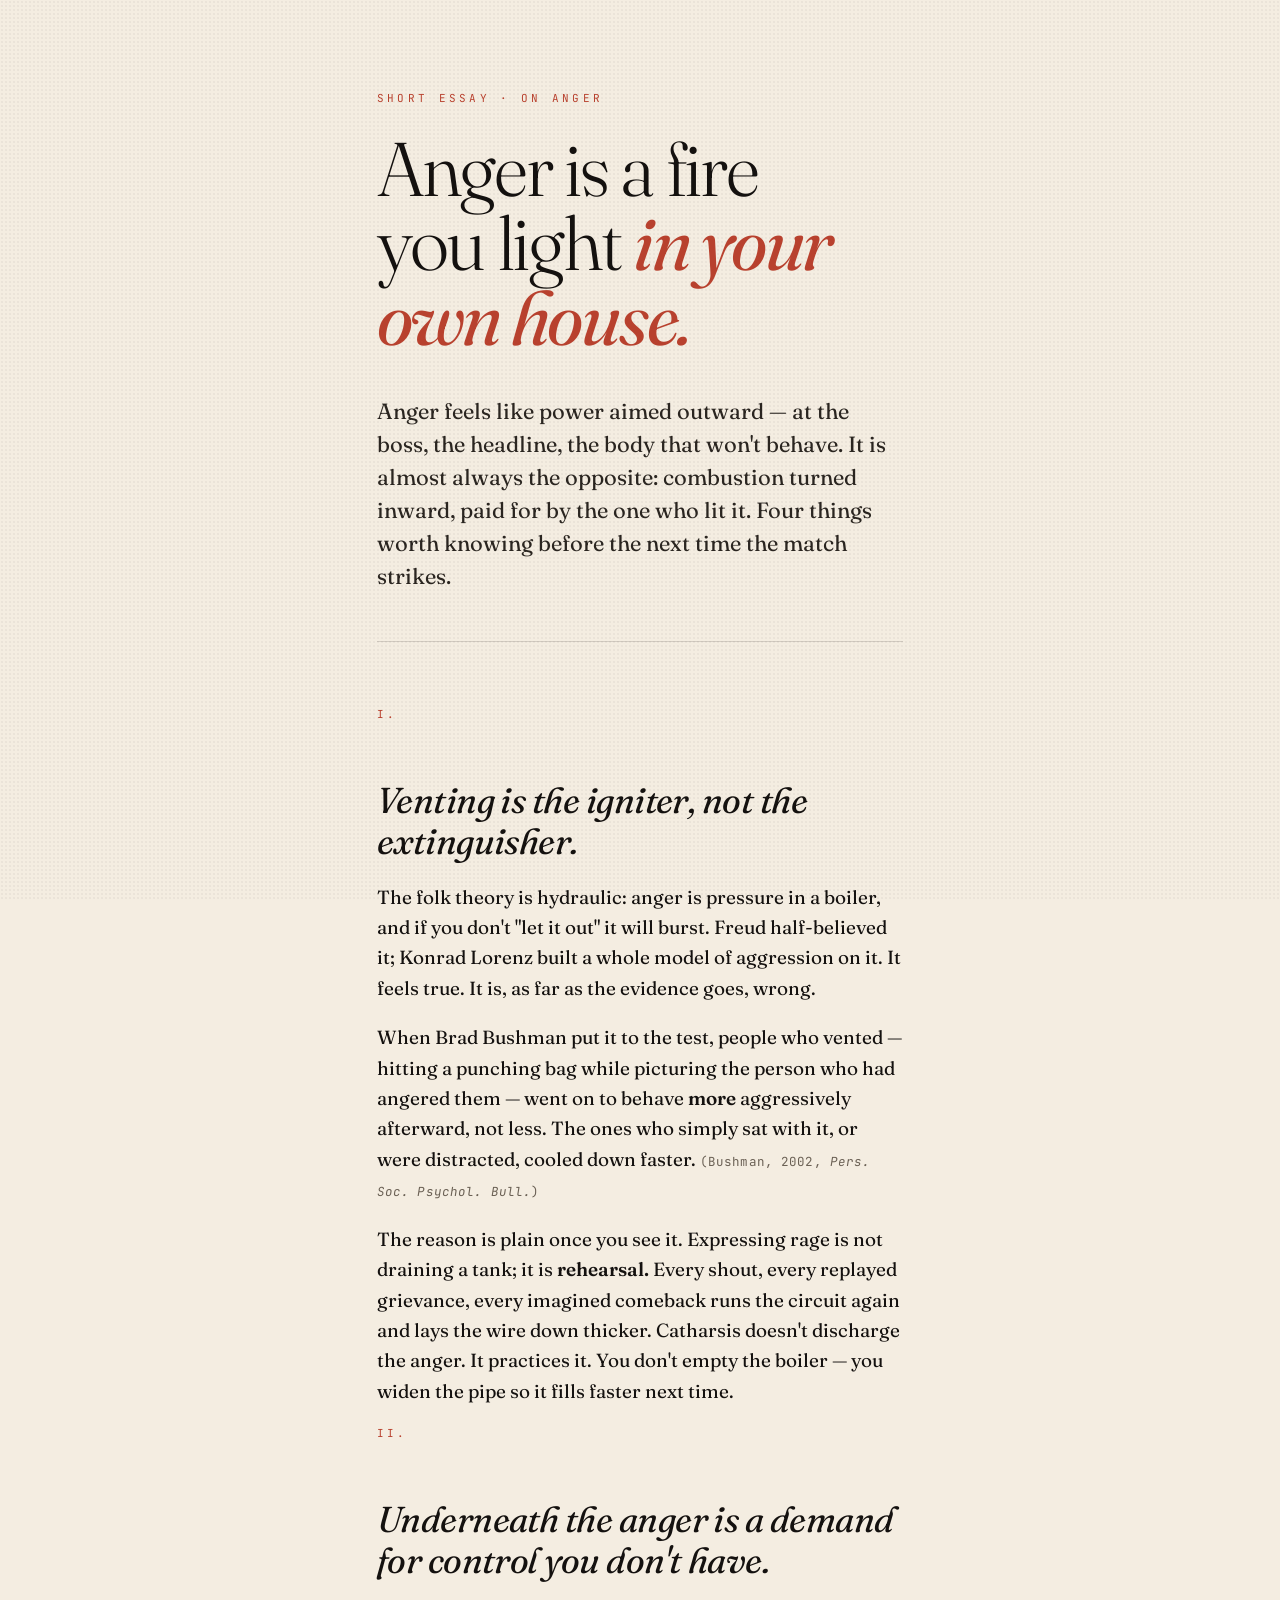
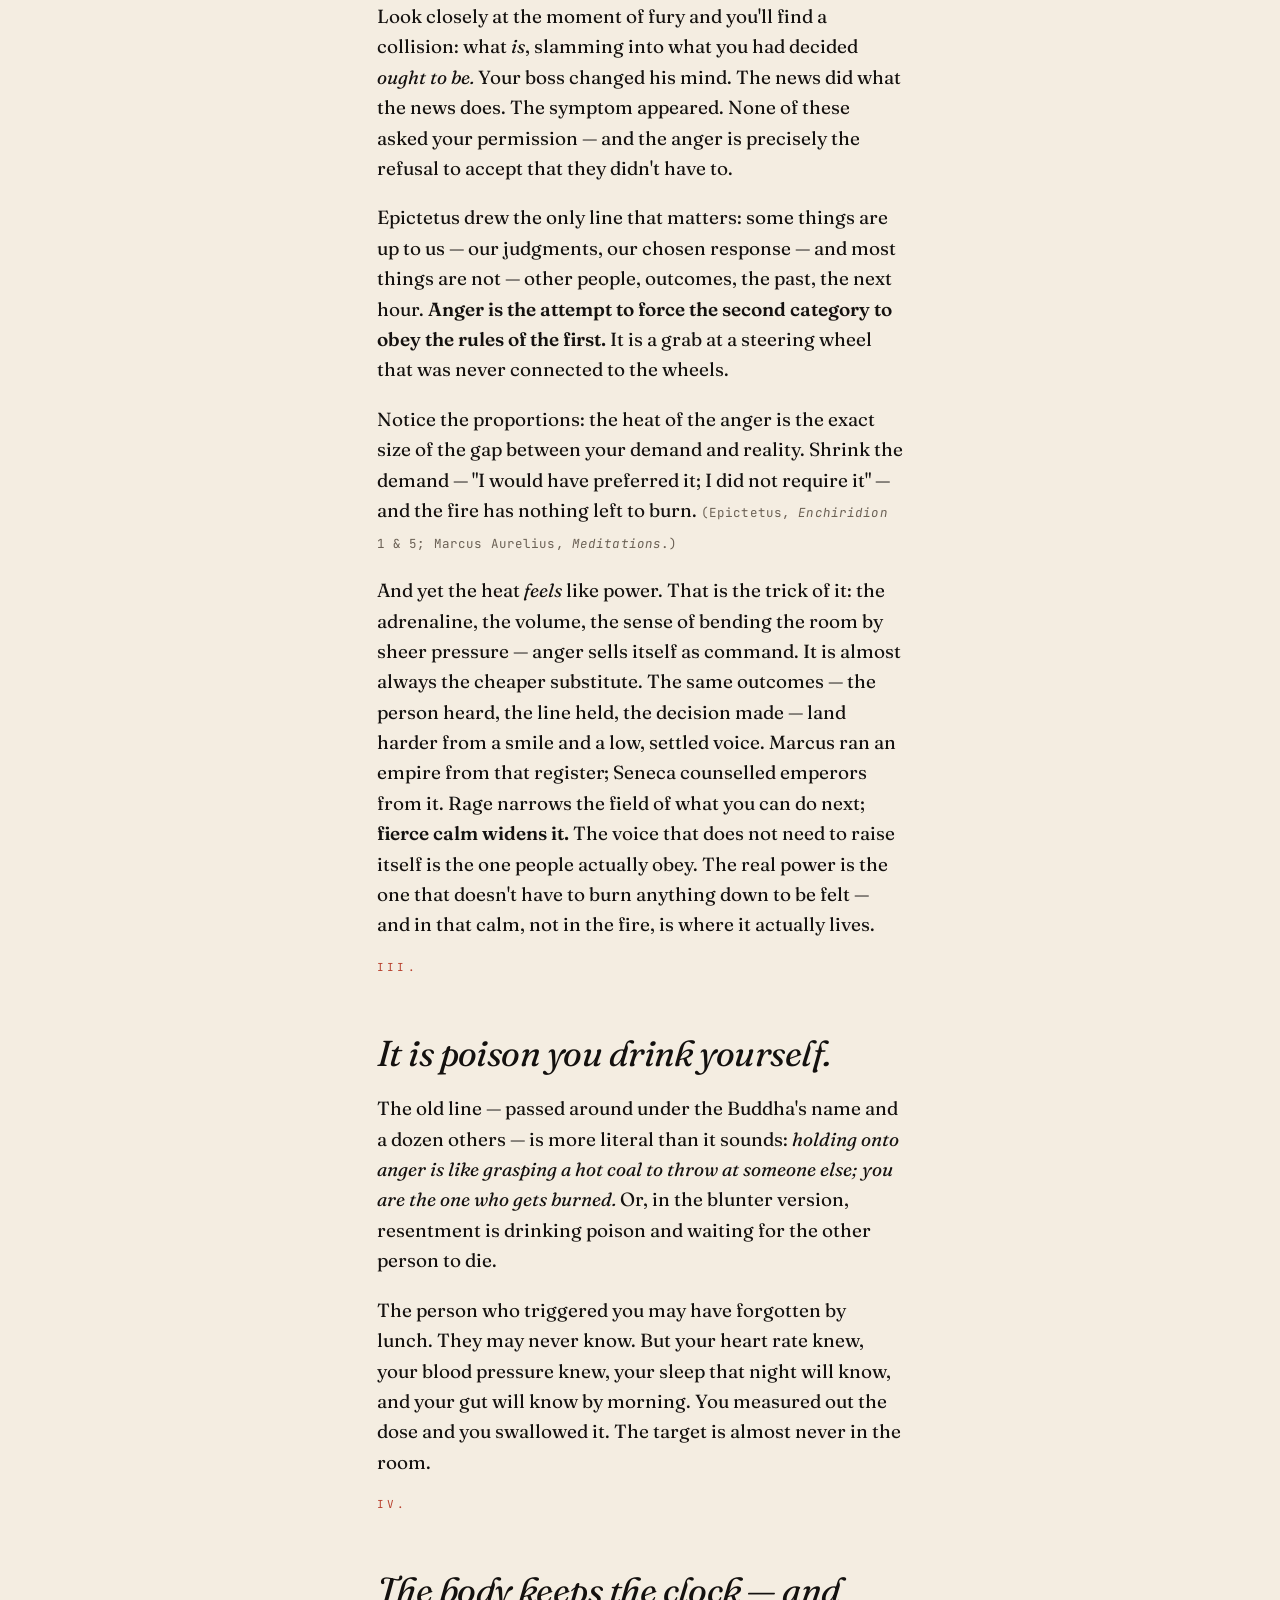
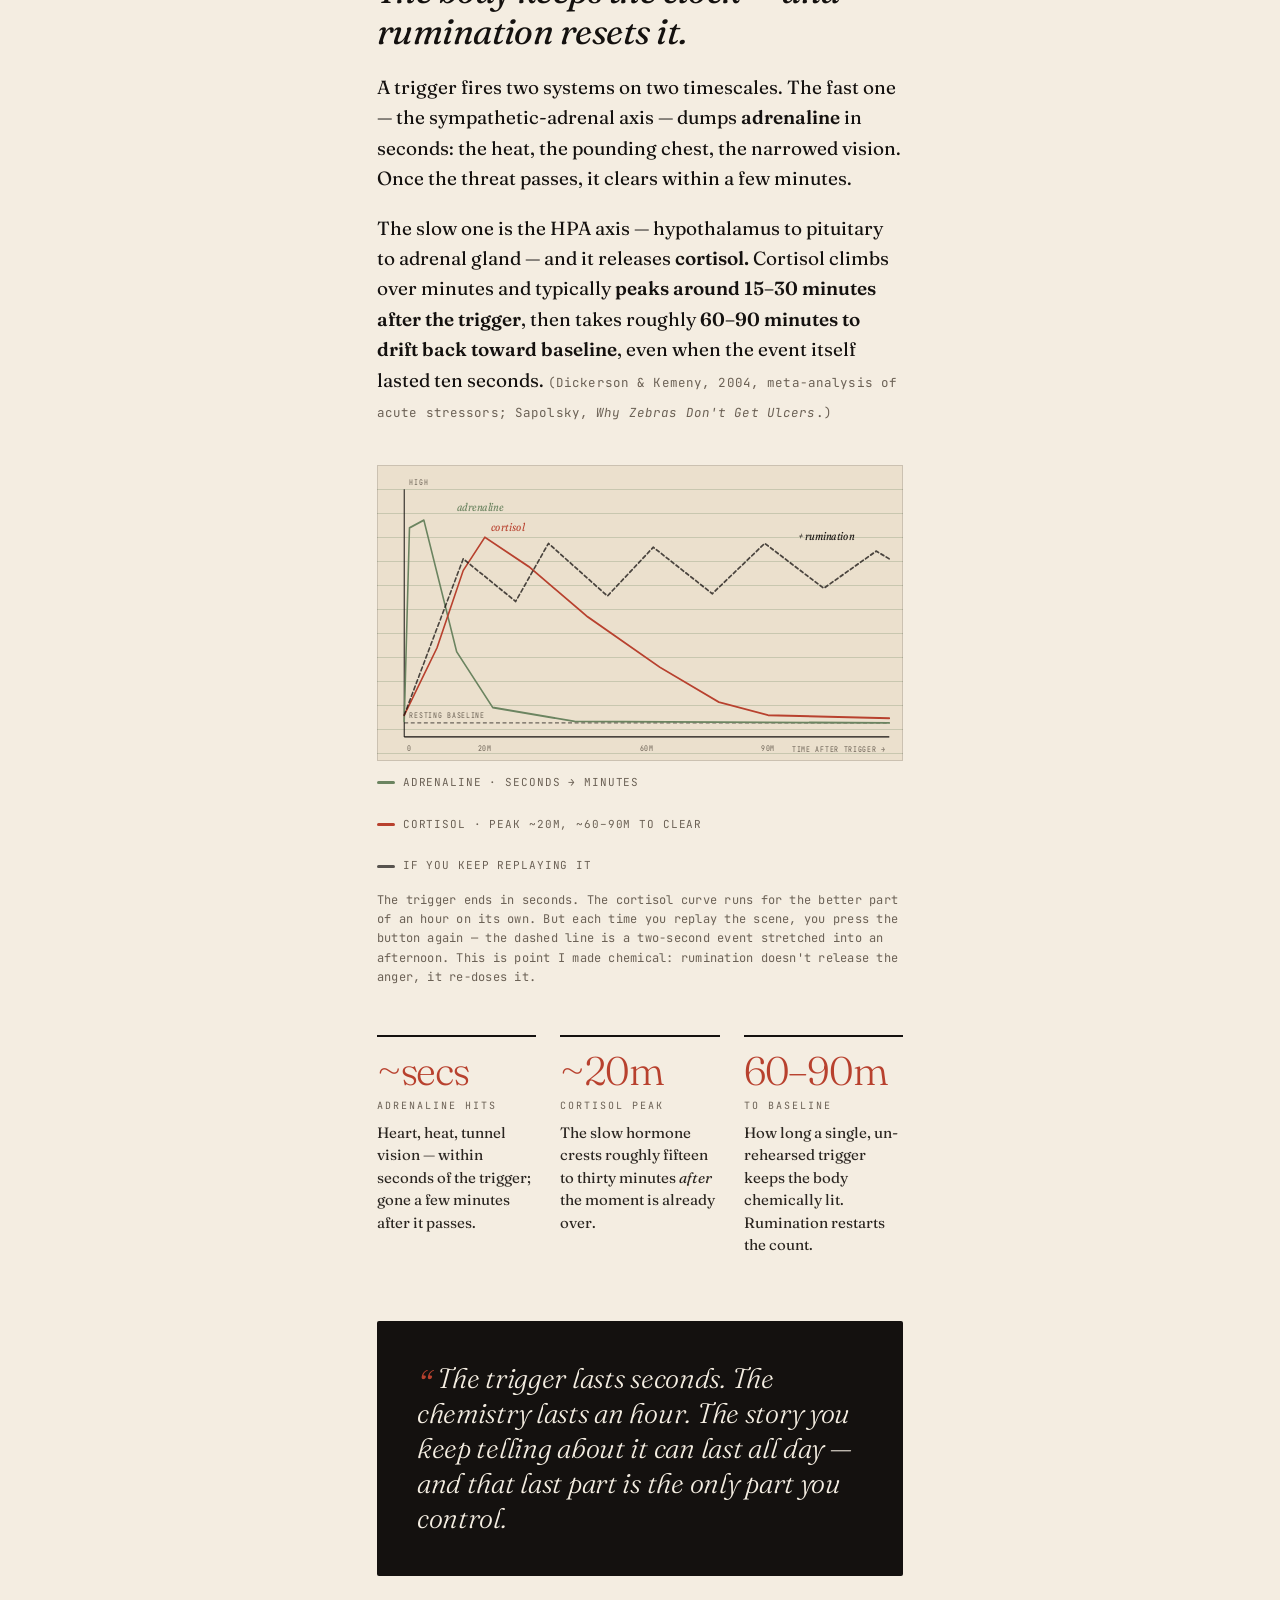
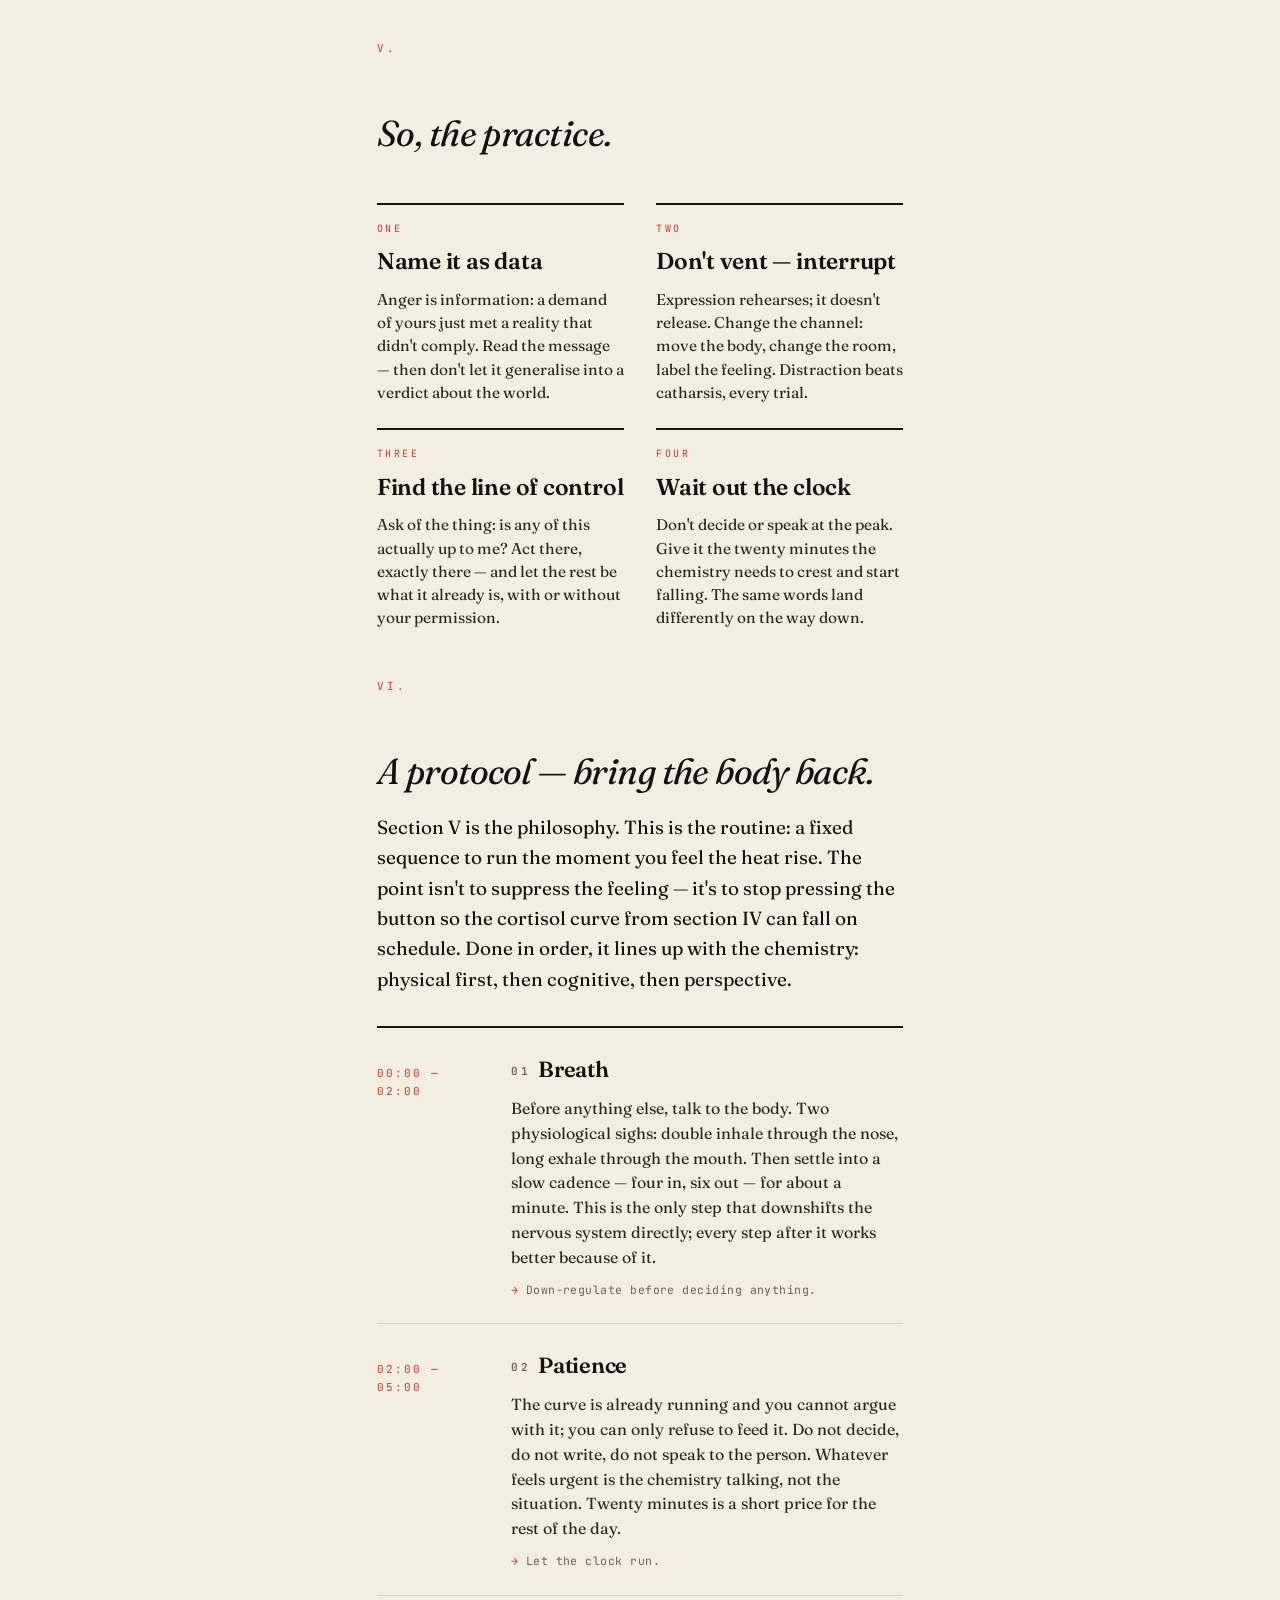
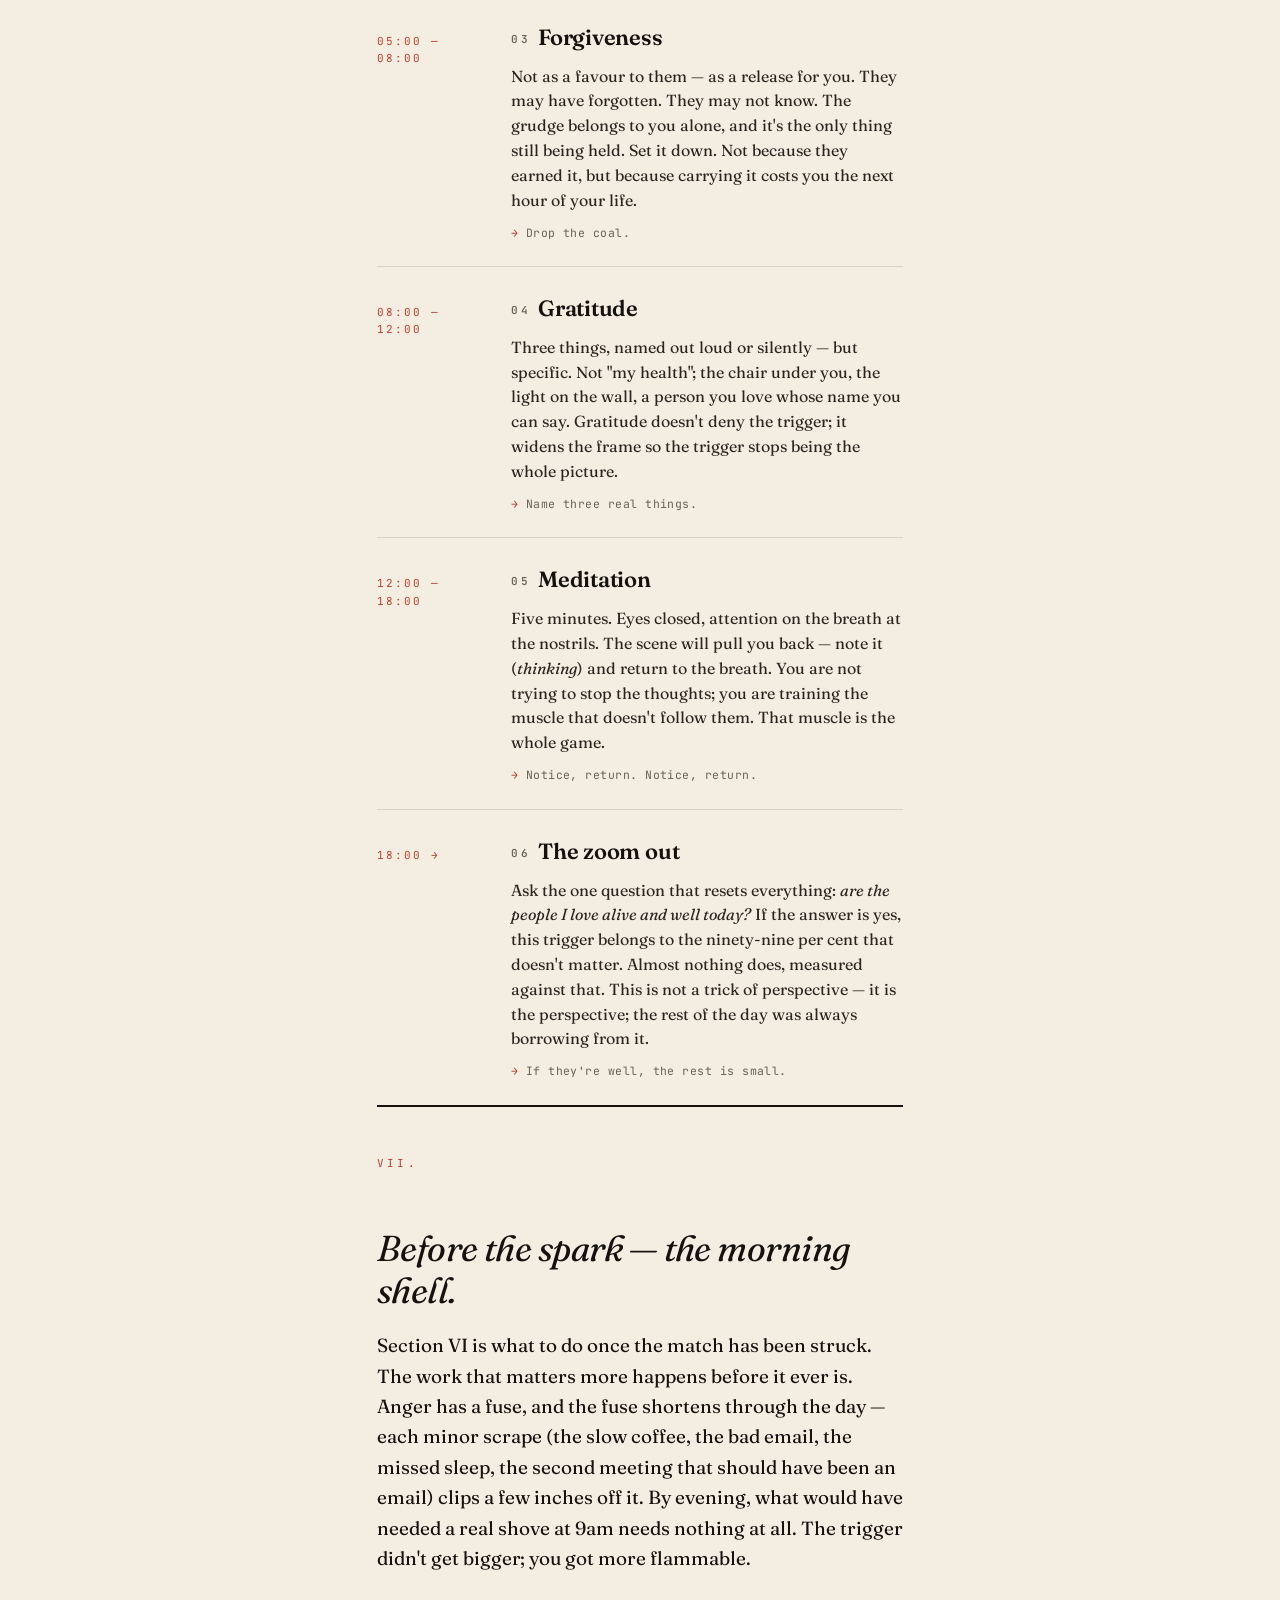
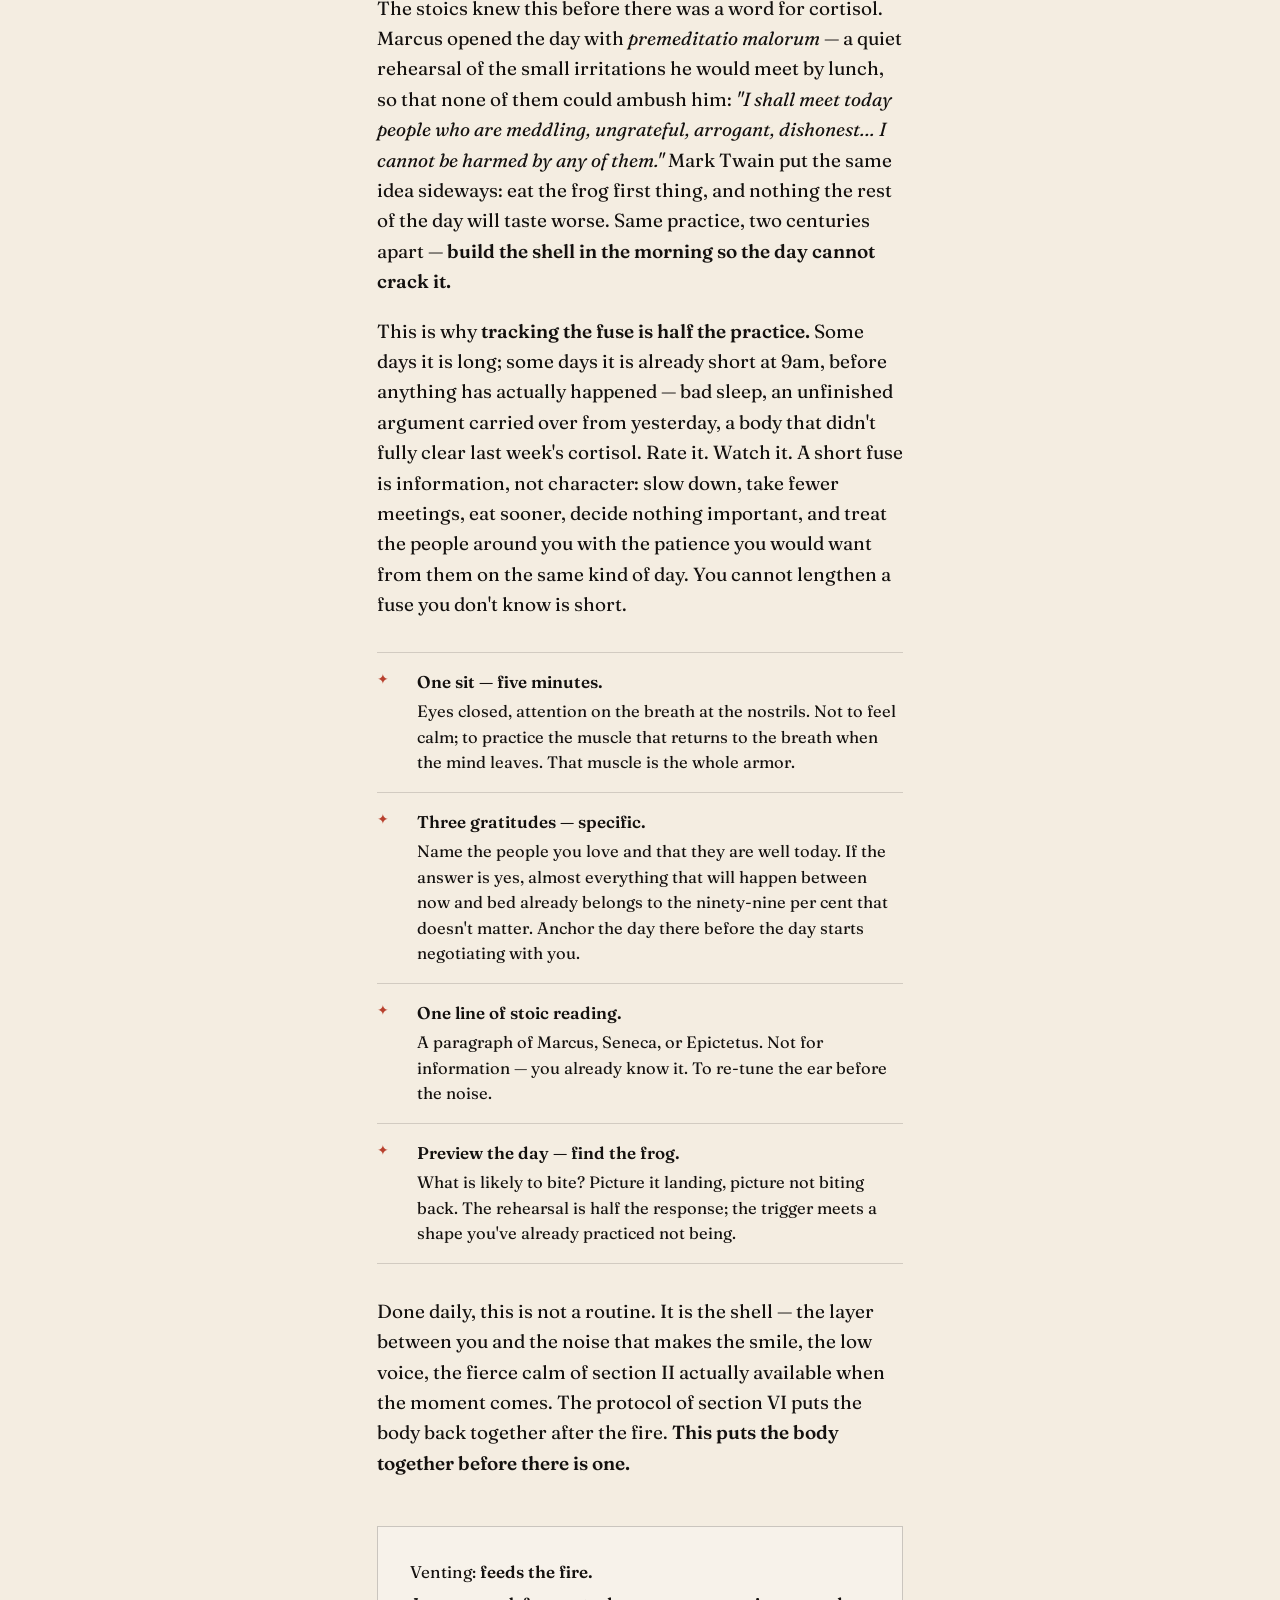
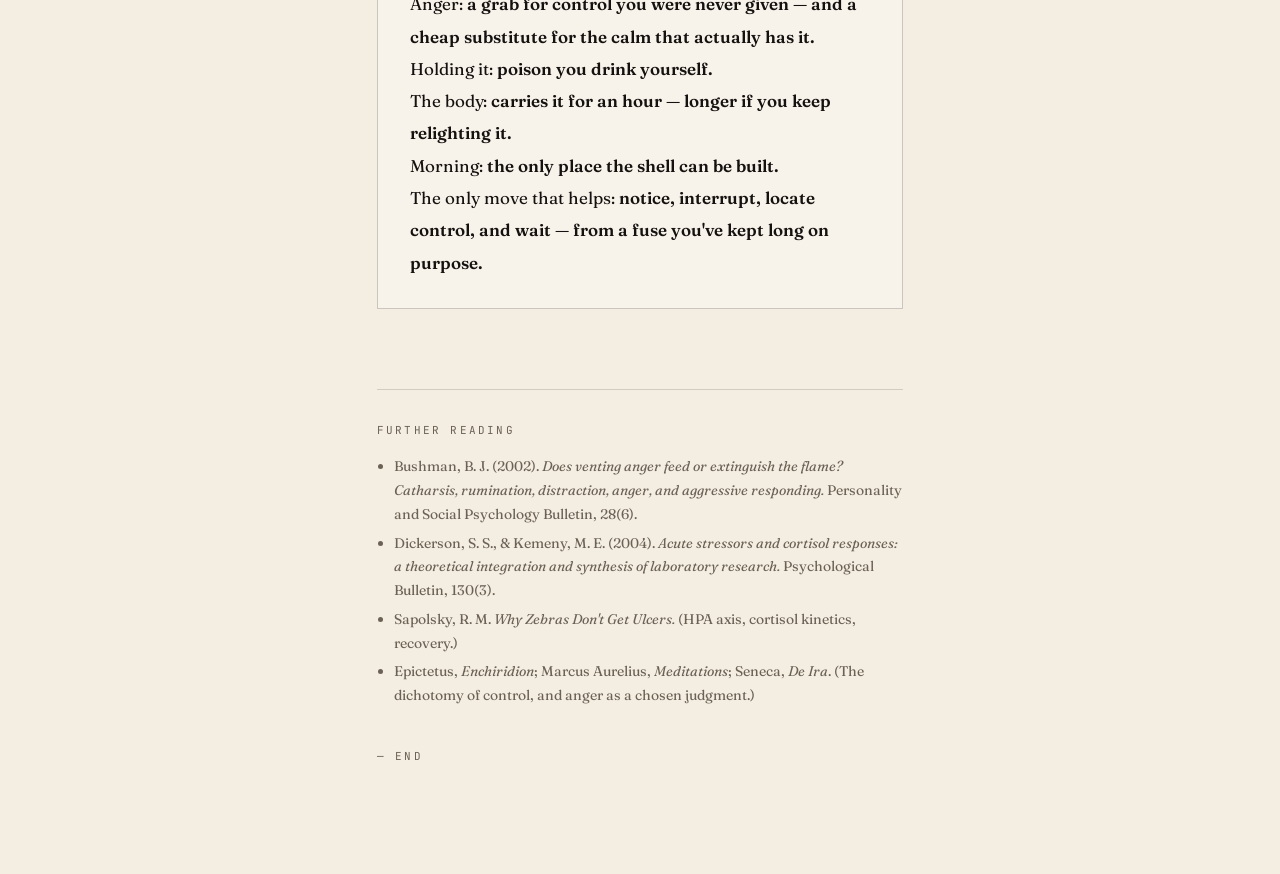
<file: studies/anger/the-anatomy-of-anger.html>
<!doctype html>
<html lang="en">
<head>
<meta charset="utf-8" />
<meta name="viewport" content="width=device-width,initial-scale=1" />
<title>The Anatomy of Anger</title>
<link rel="preconnect" href="https://fonts.googleapis.com">
<link rel="preconnect" href="https://fonts.gstatic.com" crossorigin>
<link href="https://fonts.googleapis.com/css2?family=Fraunces:ital,opsz,wght@0,9..144,300;0,9..144,400;0,9..144,600;1,9..144,400&family=JetBrains+Mono:wght@400;500&display=swap" rel="stylesheet">
<style>
  :root {
    --ink: #14110f;
    --paper: #f4ede1;
    --paper-2: #ebe0cd;
    --accent: #b8412e;     /* anger — terracotta */
    --accent-2: #6b8460;   /* control — sage */
    --muted: #6b6155;
  }
  * { box-sizing: border-box; }
  html, body { margin: 0; padding: 0; }
  body {
    background: var(--paper);
    color: var(--ink);
    font-family: "Fraunces", Georgia, serif;
    line-height: 1.6;
    font-size: 19px;
    -webkit-font-smoothing: antialiased;
  }
  body::before {
    content: "";
    position: fixed; inset: 0;
    pointer-events: none;
    background-image: radial-gradient(rgba(20,17,15,0.04) 1px, transparent 1px);
    background-size: 4px 4px;
    mix-blend-mode: multiply;
    z-index: 1;
  }
  .wrap { position: relative; z-index: 2; max-width: 680px; margin: 0 auto; padding: 10vh 6vw; }

  .kicker {
    font-family: "JetBrains Mono", monospace;
    font-size: 11px;
    letter-spacing: 0.3em;
    text-transform: uppercase;
    color: var(--accent);
    margin-bottom: 1.5rem;
  }
  h1 {
    font-family: "Fraunces", serif;
    font-weight: 300;
    font-size: clamp(40px, 7vw, 76px);
    line-height: 0.98;
    letter-spacing: -0.03em;
    margin: 0 0 2.5rem;
  }
  h1 em { font-style: italic; color: var(--accent); font-weight: 400; }

  .lede {
    font-size: 22px;
    line-height: 1.5;
    color: #2a2520;
    margin: 0 0 4rem;
    padding-bottom: 3rem;
    border-bottom: 1px solid rgba(20,17,15,0.15);
  }

  h2 {
    font-family: "Fraunces", serif;
    font-weight: 400;
    font-style: italic;
    font-size: clamp(26px, 3.5vw, 36px);
    line-height: 1.15;
    letter-spacing: -0.015em;
    margin: 3.5rem 0 1.2rem;
    max-width: 26ch;
  }
  .num {
    font-family: "JetBrains Mono", monospace;
    font-size: 11px;
    letter-spacing: 0.3em;
    color: var(--accent);
    display: block;
    margin-bottom: 0.6rem;
  }
  p { margin: 0 0 1.2rem; }
  p strong { font-weight: 600; }
  .src {
    font-family: "JetBrains Mono", monospace;
    font-size: 12.5px;
    color: var(--muted);
    letter-spacing: 0.01em;
  }

  /* Chart */
  .chart-wrap { margin: 2.5rem 0 3rem; }
  .chart {
    width: 100%;
    aspect-ratio: 16 / 9;
    background:
      repeating-linear-gradient(to bottom,
        transparent 0, transparent 23px,
        rgba(107, 132, 96, 0.28) 23px, rgba(107, 132, 96, 0.28) 24px),
      var(--paper-2);
    border: 1px solid rgba(20,17,15,0.15);
    position: relative;
    overflow: hidden;
  }
  .chart svg { width: 100%; height: 100%; display: block; }
  .chart .axis-line { stroke: var(--ink); stroke-width: 1.5; }
  .chart .threshold { stroke: var(--ink); stroke-width: 1.5; stroke-dasharray: 6 4; opacity: 0.6; }
  .chart .line { fill: none; stroke-width: 2.4; stroke-linejoin: round; stroke-linecap: round; }
  .line-adr { stroke: var(--accent-2); }
  .line-cort { stroke: var(--accent); }
  .line-rum { stroke: var(--ink); stroke-width: 2; stroke-dasharray: 5 4; opacity: 0.75; }
  .chart-label { font-family: "Fraunces", serif; font-style: italic; font-size: 15px; }
  .chart-mono {
    font-family: "JetBrains Mono", monospace;
    font-size: 10px;
    letter-spacing: 0.16em;
    text-transform: uppercase;
    fill: var(--muted);
  }
  .legend {
    display: flex;
    gap: 1.5rem;
    margin-top: 0.8rem;
    font-family: "JetBrains Mono", monospace;
    font-size: 11px;
    letter-spacing: 0.08em;
    text-transform: uppercase;
    color: var(--muted);
    flex-wrap: wrap;
  }
  .legend span { display: inline-flex; align-items: center; gap: 0.5rem; }
  .legend span::before { content: ""; width: 18px; height: 3px; border-radius: 2px; }
  .legend .l-adr::before { background: var(--accent-2); }
  .legend .l-cort::before { background: var(--accent); }
  .legend .l-rum::before { background: var(--ink); opacity: 0.7; }
  .chart-caption {
    margin-top: 1rem;
    font-family: "JetBrains Mono", monospace;
    font-size: 12px;
    letter-spacing: 0.02em;
    color: var(--muted);
    line-height: 1.6;
  }

  /* Stat row */
  .stats {
    display: grid;
    grid-template-columns: repeat(3, 1fr);
    gap: 1.5rem;
    margin: 2.5rem 0;
  }
  @media (max-width: 640px) { .stats { grid-template-columns: 1fr; } }
  .stat { border-top: 2px solid var(--ink); padding-top: 0.9rem; }
  .stat .n {
    font-family: "Fraunces", serif;
    font-weight: 300;
    font-size: 40px;
    line-height: 1;
    letter-spacing: -0.03em;
    color: var(--accent);
    margin-bottom: 0.4rem;
  }
  .stat .k {
    font-family: "JetBrains Mono", monospace;
    font-size: 10px;
    letter-spacing: 0.2em;
    text-transform: uppercase;
    color: var(--muted);
    margin-bottom: 0.5rem;
  }
  .stat p { font-size: 15px; line-height: 1.5; margin: 0; color: #2a2520; }

  .pull {
    margin: 4rem 0;
    padding: 2.5rem;
    background: var(--ink);
    color: var(--paper);
    border-radius: 2px;
  }
  .pull blockquote {
    margin: 0;
    font-family: "Fraunces", serif;
    font-style: italic;
    font-weight: 300;
    font-size: clamp(22px, 3vw, 28px);
    line-height: 1.25;
    letter-spacing: -0.01em;
  }
  .pull blockquote::before {
    content: "“";
    color: var(--accent);
    font-size: 1.4em;
    line-height: 0;
    vertical-align: -0.3em;
    margin-right: 0.05em;
  }

  .three {
    display: grid;
    grid-template-columns: repeat(2, 1fr);
    gap: 1.5rem 2rem;
    margin: 3rem 0;
  }
  @media (max-width: 640px) { .three { grid-template-columns: 1fr; } }
  .word { border-top: 2px solid var(--ink); padding-top: 1rem; }
  .word .label {
    font-family: "JetBrains Mono", monospace;
    font-size: 10px;
    letter-spacing: 0.25em;
    text-transform: uppercase;
    color: var(--accent);
    margin-bottom: 0.4rem;
  }
  .word h3 {
    font-family: "Fraunces", serif;
    font-weight: 600;
    font-size: 23px;
    margin: 0 0 0.5rem;
    letter-spacing: -0.01em;
  }
  .word p { font-size: 15.5px; line-height: 1.5; margin: 0; color: #2a2520; }

  .summary {
    margin: 3rem 0 1rem;
    padding: 1.8rem 2rem;
    border: 1px solid rgba(20,17,15,0.2);
    background: rgba(255,255,255,0.3);
  }
  .summary p { margin: 0; font-size: 17px; line-height: 1.9; }

  /* Protocol */
  .protocol {
    margin: 2rem 0 3rem;
    border-top: 2px solid var(--ink);
    border-bottom: 2px solid var(--ink);
  }
  .step {
    display: grid;
    grid-template-columns: 110px 1fr;
    gap: 1.5rem;
    padding: 1.5rem 0;
    border-top: 1px solid rgba(20,17,15,0.12);
    align-items: baseline;
  }
  .step:first-child { border-top: none; }
  .step .time {
    font-family: "JetBrains Mono", monospace;
    font-size: 11px;
    letter-spacing: 0.18em;
    color: var(--accent);
    text-transform: uppercase;
    padding-top: 0.35rem;
  }
  .step h3 {
    font-family: "Fraunces", serif;
    font-weight: 600;
    font-size: 22px;
    margin: 0 0 0.55rem;
    letter-spacing: -0.01em;
  }
  .step h3 .order {
    font-family: "JetBrains Mono", monospace;
    font-size: 11px;
    letter-spacing: 0.25em;
    color: var(--muted);
    margin-right: 0.7em;
    vertical-align: 0.18em;
  }
  .step p { font-size: 16px; line-height: 1.55; margin: 0; color: #2a2520; }
  .step .cue {
    display: block;
    margin-top: 0.7rem;
    font-family: "JetBrains Mono", monospace;
    font-size: 11.5px;
    letter-spacing: 0.04em;
    color: var(--muted);
  }
  .step .cue::before { content: "→ "; color: var(--accent); }
  @media (max-width: 640px) {
    .step { grid-template-columns: 1fr; gap: 0.4rem; padding: 1.3rem 0; }
    .step .time { padding-top: 0; }
  }

  /* Morning armor list */
  .armor {
    margin: 2rem 0;
    list-style: none;
    padding: 0;
  }
  .armor li {
    border-top: 1px solid rgba(20,17,15,0.15);
    padding: 1rem 0 1rem 2.5rem;
    position: relative;
    font-size: 16.5px;
    line-height: 1.55;
  }
  .armor li:last-child { border-bottom: 1px solid rgba(20,17,15,0.15); }
  .armor li::before {
    content: "✦";
    position: absolute;
    left: 0;
    top: 1rem;
    color: var(--accent);
    font-size: 14px;
  }
  .armor li strong {
    display: block;
    font-family: "Fraunces", serif;
    font-weight: 600;
    font-size: 17px;
    margin-bottom: 0.25rem;
  }

  .end {
    margin-top: 5rem;
    padding-top: 2rem;
    border-top: 1px solid rgba(20,17,15,0.15);
  }
  .end .label {
    font-family: "JetBrains Mono", monospace;
    font-size: 11px;
    letter-spacing: 0.2em;
    text-transform: uppercase;
    color: var(--muted);
    margin-bottom: 1rem;
  }
  .end ul { margin: 0; padding-left: 1.1rem; }
  .end li { font-size: 14px; line-height: 1.7; color: var(--muted); margin-bottom: 0.3rem; }
  .fin {
    margin-top: 2.5rem;
    font-family: "JetBrains Mono", monospace;
    font-size: 11px;
    letter-spacing: 0.2em;
    text-transform: uppercase;
    color: var(--muted);
  }
</style>
</head>
<body>
<div class="wrap">

  <div class="kicker">Short essay · on anger</div>
  <h1>Anger is a fire<br>you light <em>in your own house.</em></h1>

  <p class="lede">
    Anger feels like power aimed outward — at the boss, the headline, the body that won't behave. It is almost always the opposite: combustion turned inward, paid for by the one who lit it. Four things worth knowing before the next time the match strikes.
  </p>

  <span class="num">I.</span>
  <h2>Venting is the igniter, not the extinguisher.</h2>
  <p>
    The folk theory is hydraulic: anger is pressure in a boiler, and if you don't "let it out" it will burst. Freud half-believed it; Konrad Lorenz built a whole model of aggression on it. It feels true. It is, as far as the evidence goes, wrong.
  </p>
  <p>
    When Brad Bushman put it to the test, people who vented — hitting a punching bag while picturing the person who had angered them — went on to behave <strong>more</strong> aggressively afterward, not less. The ones who simply sat with it, or were distracted, cooled down faster. <span class="src">(Bushman, 2002, <em>Pers. Soc. Psychol. Bull.</em>)</span>
  </p>
  <p>
    The reason is plain once you see it. Expressing rage is not draining a tank; it is <strong>rehearsal.</strong> Every shout, every replayed grievance, every imagined comeback runs the circuit again and lays the wire down thicker. Catharsis doesn't discharge the anger. It practices it. You don't empty the boiler — you widen the pipe so it fills faster next time.
  </p>

  <span class="num">II.</span>
  <h2>Underneath the anger is a demand for control you don't have.</h2>
  <p>
    Look closely at the moment of fury and you'll find a collision: what <em>is</em>, slamming into what you had decided <em>ought to be.</em> Your boss changed his mind. The news did what the news does. The symptom appeared. None of these asked your permission — and the anger is precisely the refusal to accept that they didn't have to.
  </p>
  <p>
    Epictetus drew the only line that matters: some things are up to us — our judgments, our chosen response — and most things are not — other people, outcomes, the past, the next hour. <strong>Anger is the attempt to force the second category to obey the rules of the first.</strong> It is a grab at a steering wheel that was never connected to the wheels.
  </p>
  <p>
    Notice the proportions: the heat of the anger is the exact size of the gap between your demand and reality. Shrink the demand — "I would have preferred it; I did not require it" — and the fire has nothing left to burn. <span class="src">(Epictetus, <em>Enchiridion</em> 1 &amp; 5; Marcus Aurelius, <em>Meditations</em>.)</span>
  </p>
  <p>
    And yet the heat <em>feels</em> like power. That is the trick of it: the adrenaline, the volume, the sense of bending the room by sheer pressure — anger sells itself as command. It is almost always the cheaper substitute. The same outcomes — the person heard, the line held, the decision made — land harder from a smile and a low, settled voice. Marcus ran an empire from that register; Seneca counselled emperors from it. Rage narrows the field of what you can do next; <strong>fierce calm widens it.</strong> The voice that does not need to raise itself is the one people actually obey. The real power is the one that doesn't have to burn anything down to be felt — and in that calm, not in the fire, is where it actually lives.
  </p>

  <span class="num">III.</span>
  <h2>It is poison you drink yourself.</h2>
  <p>
    The old line — passed around under the Buddha's name and a dozen others — is more literal than it sounds: <em>holding onto anger is like grasping a hot coal to throw at someone else; you are the one who gets burned.</em> Or, in the blunter version, resentment is drinking poison and waiting for the other person to die.
  </p>
  <p>
    The person who triggered you may have forgotten by lunch. They may never know. But your heart rate knew, your blood pressure knew, your sleep that night will know, and your gut will know by morning. You measured out the dose and you swallowed it. The target is almost never in the room.
  </p>

  <span class="num">IV.</span>
  <h2>The body keeps the clock — and rumination resets it.</h2>
  <p>
    A trigger fires two systems on two timescales. The fast one — the sympathetic-adrenal axis — dumps <strong>adrenaline</strong> in seconds: the heat, the pounding chest, the narrowed vision. Once the threat passes, it clears within a few minutes.
  </p>
  <p>
    The slow one is the HPA axis — hypothalamus to pituitary to adrenal gland — and it releases <strong>cortisol.</strong> Cortisol climbs over minutes and typically <strong>peaks around 15–30 minutes after the trigger</strong>, then takes roughly <strong>60–90 minutes to drift back toward baseline</strong>, even when the event itself lasted ten seconds. <span class="src">(Dickerson &amp; Kemeny, 2004, meta-analysis of acute stressors; Sapolsky, <em>Why Zebras Don't Get Ulcers</em>.)</span>
  </p>

  <div class="chart-wrap">
    <div class="chart">
      <svg viewBox="0 0 800 380" preserveAspectRatio="none" aria-label="Stress hormones over time after a single trigger">
        <line class="axis-line" x1="40" y1="30" x2="40" y2="350" />
        <line class="axis-line" x1="40" y1="350" x2="780" y2="350" />
        <line class="threshold" x1="40" y1="332" x2="780" y2="332" />
        <text class="chart-mono" x="48" y="326">resting baseline</text>
        <text class="chart-mono" x="48" y="24">high</text>
        <text class="chart-mono" x="775" y="370" text-anchor="end">time after trigger →</text>
        <text class="chart-mono" x="44" y="368">0</text>
        <text class="chart-mono" x="163" y="368" text-anchor="middle">20m</text>
        <text class="chart-mono" x="410" y="368" text-anchor="middle">60m</text>
        <text class="chart-mono" x="595" y="368" text-anchor="middle">90m</text>
        <!-- adrenaline: instant spike, fast clear -->
        <path class="line line-adr" d="M 40 330 L 48 80 L 70 70 L 120 240 L 175 312 L 300 330 L 780 332" />
        <!-- cortisol: slow rise, peak ~20m, slow decay ~90m -->
        <path class="line line-cort" d="M 40 322 L 90 235 L 130 135 L 163 92 L 230 130 L 320 195 L 430 260 L 520 305 L 595 322 L 780 326" />
        <!-- rumination: cortisol re-spiked, never comes down -->
        <path class="line line-rum" d="M 40 322 L 130 120 L 210 175 L 260 100 L 350 168 L 420 105 L 510 165 L 590 100 L 680 158 L 760 110 L 780 120" />
        <text class="chart-label" x="120" y="58" fill="#6b8460">adrenaline</text>
        <text class="chart-label" x="172" y="84" fill="#b8412e">cortisol</text>
        <text class="chart-label" x="640" y="96" fill="#14110f">+ rumination</text>
      </svg>
    </div>
    <div class="legend">
      <span class="l-adr">adrenaline · seconds → minutes</span>
      <span class="l-cort">cortisol · peak ~20m, ~60–90m to clear</span>
      <span class="l-rum">if you keep replaying it</span>
    </div>
    <p class="chart-caption">
      The trigger ends in seconds. The cortisol curve runs for the better part of an hour on its own. But each time you replay the scene, you press the button again — the dashed line is a two-second event stretched into an afternoon. This is point I made chemical: rumination doesn't release the anger, it re-doses it.
    </p>
  </div>

  <div class="stats">
    <div class="stat"><div class="n">~secs</div><div class="k">adrenaline hits</div><p>Heart, heat, tunnel vision — within seconds of the trigger; gone a few minutes after it passes.</p></div>
    <div class="stat"><div class="n">~20m</div><div class="k">cortisol peak</div><p>The slow hormone crests roughly fifteen to thirty minutes <em>after</em> the moment is already over.</p></div>
    <div class="stat"><div class="n">60–90m</div><div class="k">to baseline</div><p>How long a single, un-rehearsed trigger keeps the body chemically lit. Rumination restarts the count.</p></div>
  </div>

  <div class="pull">
    <blockquote>
      The trigger lasts seconds. The chemistry lasts an hour. The story you keep telling about it can last all day — and that last part is the only part you control.
    </blockquote>
  </div>

  <span class="num">V.</span>
  <h2>So, the practice.</h2>

  <div class="three">
    <div class="word">
      <div class="label">One</div>
      <h3>Name it as data</h3>
      <p>Anger is information: a demand of yours just met a reality that didn't comply. Read the message — then don't let it generalise into a verdict about the world.</p>
    </div>
    <div class="word">
      <div class="label">Two</div>
      <h3>Don't vent — interrupt</h3>
      <p>Expression rehearses; it doesn't release. Change the channel: move the body, change the room, label the feeling. Distraction beats catharsis, every trial.</p>
    </div>
    <div class="word">
      <div class="label">Three</div>
      <h3>Find the line of control</h3>
      <p>Ask of the thing: is any of this actually up to me? Act there, exactly there — and let the rest be what it already is, with or without your permission.</p>
    </div>
    <div class="word">
      <div class="label">Four</div>
      <h3>Wait out the clock</h3>
      <p>Don't decide or speak at the peak. Give it the twenty minutes the chemistry needs to crest and start falling. The same words land differently on the way down.</p>
    </div>
  </div>

  <span class="num">VI.</span>
  <h2>A protocol — bring the body back.</h2>
  <p>
    Section V is the philosophy. This is the routine: a fixed sequence to run the moment you feel the heat rise. The point isn't to suppress the feeling — it's to stop pressing the button so the cortisol curve from section IV can fall on schedule. Done in order, it lines up with the chemistry: physical first, then cognitive, then perspective.
  </p>

  <div class="protocol">

    <div class="step">
      <div class="time">00:00 — 02:00</div>
      <div>
        <h3><span class="order">01</span>Breath</h3>
        <p>Before anything else, talk to the body. Two physiological sighs: double inhale through the nose, long exhale through the mouth. Then settle into a slow cadence — four in, six out — for about a minute. This is the only step that downshifts the nervous system directly; every step after it works better because of it.</p>
        <span class="cue">Down-regulate before deciding anything.</span>
      </div>
    </div>

    <div class="step">
      <div class="time">02:00 — 05:00</div>
      <div>
        <h3><span class="order">02</span>Patience</h3>
        <p>The curve is already running and you cannot argue with it; you can only refuse to feed it. Do not decide, do not write, do not speak to the person. Whatever feels urgent is the chemistry talking, not the situation. Twenty minutes is a short price for the rest of the day.</p>
        <span class="cue">Let the clock run.</span>
      </div>
    </div>

    <div class="step">
      <div class="time">05:00 — 08:00</div>
      <div>
        <h3><span class="order">03</span>Forgiveness</h3>
        <p>Not as a favour to them — as a release for you. They may have forgotten. They may not know. The grudge belongs to you alone, and it's the only thing still being held. Set it down. Not because they earned it, but because carrying it costs you the next hour of your life.</p>
        <span class="cue">Drop the coal.</span>
      </div>
    </div>

    <div class="step">
      <div class="time">08:00 — 12:00</div>
      <div>
        <h3><span class="order">04</span>Gratitude</h3>
        <p>Three things, named out loud or silently — but specific. Not "my health"; the chair under you, the light on the wall, a person you love whose name you can say. Gratitude doesn't deny the trigger; it widens the frame so the trigger stops being the whole picture.</p>
        <span class="cue">Name three real things.</span>
      </div>
    </div>

    <div class="step">
      <div class="time">12:00 — 18:00</div>
      <div>
        <h3><span class="order">05</span>Meditation</h3>
        <p>Five minutes. Eyes closed, attention on the breath at the nostrils. The scene will pull you back — note it (<em>thinking</em>) and return to the breath. You are not trying to stop the thoughts; you are training the muscle that doesn't follow them. That muscle is the whole game.</p>
        <span class="cue">Notice, return. Notice, return.</span>
      </div>
    </div>

    <div class="step">
      <div class="time">18:00 →</div>
      <div>
        <h3><span class="order">06</span>The zoom out</h3>
        <p>Ask the one question that resets everything: <em>are the people I love alive and well today?</em> If the answer is yes, this trigger belongs to the ninety-nine per cent that doesn't matter. Almost nothing does, measured against that. This is not a trick of perspective — it is the perspective; the rest of the day was always borrowing from it.</p>
        <span class="cue">If they're well, the rest is small.</span>
      </div>
    </div>

  </div>

  <span class="num">VII.</span>
  <h2>Before the spark — the morning shell.</h2>
  <p>
    Section VI is what to do once the match has been struck. The work that matters more happens before it ever is. Anger has a fuse, and the fuse shortens through the day — each minor scrape (the slow coffee, the bad email, the missed sleep, the second meeting that should have been an email) clips a few inches off it. By evening, what would have needed a real shove at 9am needs nothing at all. The trigger didn't get bigger; you got more flammable.
  </p>
  <p>
    The stoics knew this before there was a word for cortisol. Marcus opened the day with <em>premeditatio malorum</em> — a quiet rehearsal of the small irritations he would meet by lunch, so that none of them could ambush him: <em>"I shall meet today people who are meddling, ungrateful, arrogant, dishonest… I cannot be harmed by any of them."</em> Mark Twain put the same idea sideways: eat the frog first thing, and nothing the rest of the day will taste worse. Same practice, two centuries apart — <strong>build the shell in the morning so the day cannot crack it.</strong>
  </p>

  <p>
    This is why <strong>tracking the fuse is half the practice.</strong> Some days it is long; some days it is already short at 9am, before anything has actually happened — bad sleep, an unfinished argument carried over from yesterday, a body that didn't fully clear last week's cortisol. Rate it. Watch it. A short fuse is information, not character: slow down, take fewer meetings, eat sooner, decide nothing important, and treat the people around you with the patience you would want from them on the same kind of day. You cannot lengthen a fuse you don't know is short.
  </p>

  <ul class="armor">
    <li><strong>One sit — five minutes.</strong> Eyes closed, attention on the breath at the nostrils. Not to feel calm; to practice the muscle that returns to the breath when the mind leaves. That muscle is the whole armor.</li>
    <li><strong>Three gratitudes — specific.</strong> Name the people you love and that they are well today. If the answer is yes, almost everything that will happen between now and bed already belongs to the ninety-nine per cent that doesn't matter. Anchor the day there before the day starts negotiating with you.</li>
    <li><strong>One line of stoic reading.</strong> A paragraph of Marcus, Seneca, or Epictetus. Not for information — you already know it. To re-tune the ear before the noise.</li>
    <li><strong>Preview the day — find the frog.</strong> What is likely to bite? Picture it landing, picture not biting back. The rehearsal is half the response; the trigger meets a shape you've already practiced not being.</li>
  </ul>

  <p>
    Done daily, this is not a routine. It is the shell — the layer between you and the noise that makes the smile, the low voice, the fierce calm of section II actually available when the moment comes. The protocol of section VI puts the body back together after the fire. <strong>This puts the body together before there is one.</strong>
  </p>

  <div class="summary">
    <p>
      Venting: <strong>feeds the fire.</strong><br>
      Anger: <strong>a grab for control you were never given — and a cheap substitute for the calm that actually has it.</strong><br>
      Holding it: <strong>poison you drink yourself.</strong><br>
      The body: <strong>carries it for an hour — longer if you keep relighting it.</strong><br>
      Morning: <strong>the only place the shell can be built.</strong><br>
      The only move that helps: <strong>notice, interrupt, locate control, and wait — from a fuse you've kept long on purpose.</strong>
    </p>
  </div>

  <div class="end">
    <div class="label">Further reading</div>
    <ul>
      <li>Bushman, B. J. (2002). <em>Does venting anger feed or extinguish the flame? Catharsis, rumination, distraction, anger, and aggressive responding.</em> Personality and Social Psychology Bulletin, 28(6).</li>
      <li>Dickerson, S. S., &amp; Kemeny, M. E. (2004). <em>Acute stressors and cortisol responses: a theoretical integration and synthesis of laboratory research.</em> Psychological Bulletin, 130(3).</li>
      <li>Sapolsky, R. M. <em>Why Zebras Don't Get Ulcers.</em> (HPA axis, cortisol kinetics, recovery.)</li>
      <li>Epictetus, <em>Enchiridion</em>; Marcus Aurelius, <em>Meditations</em>; Seneca, <em>De Ira</em>. (The dichotomy of control, and anger as a chosen judgment.)</li>
    </ul>
    <p class="fin">— end</p>
  </div>

</div>
</body>
</html>
</file>
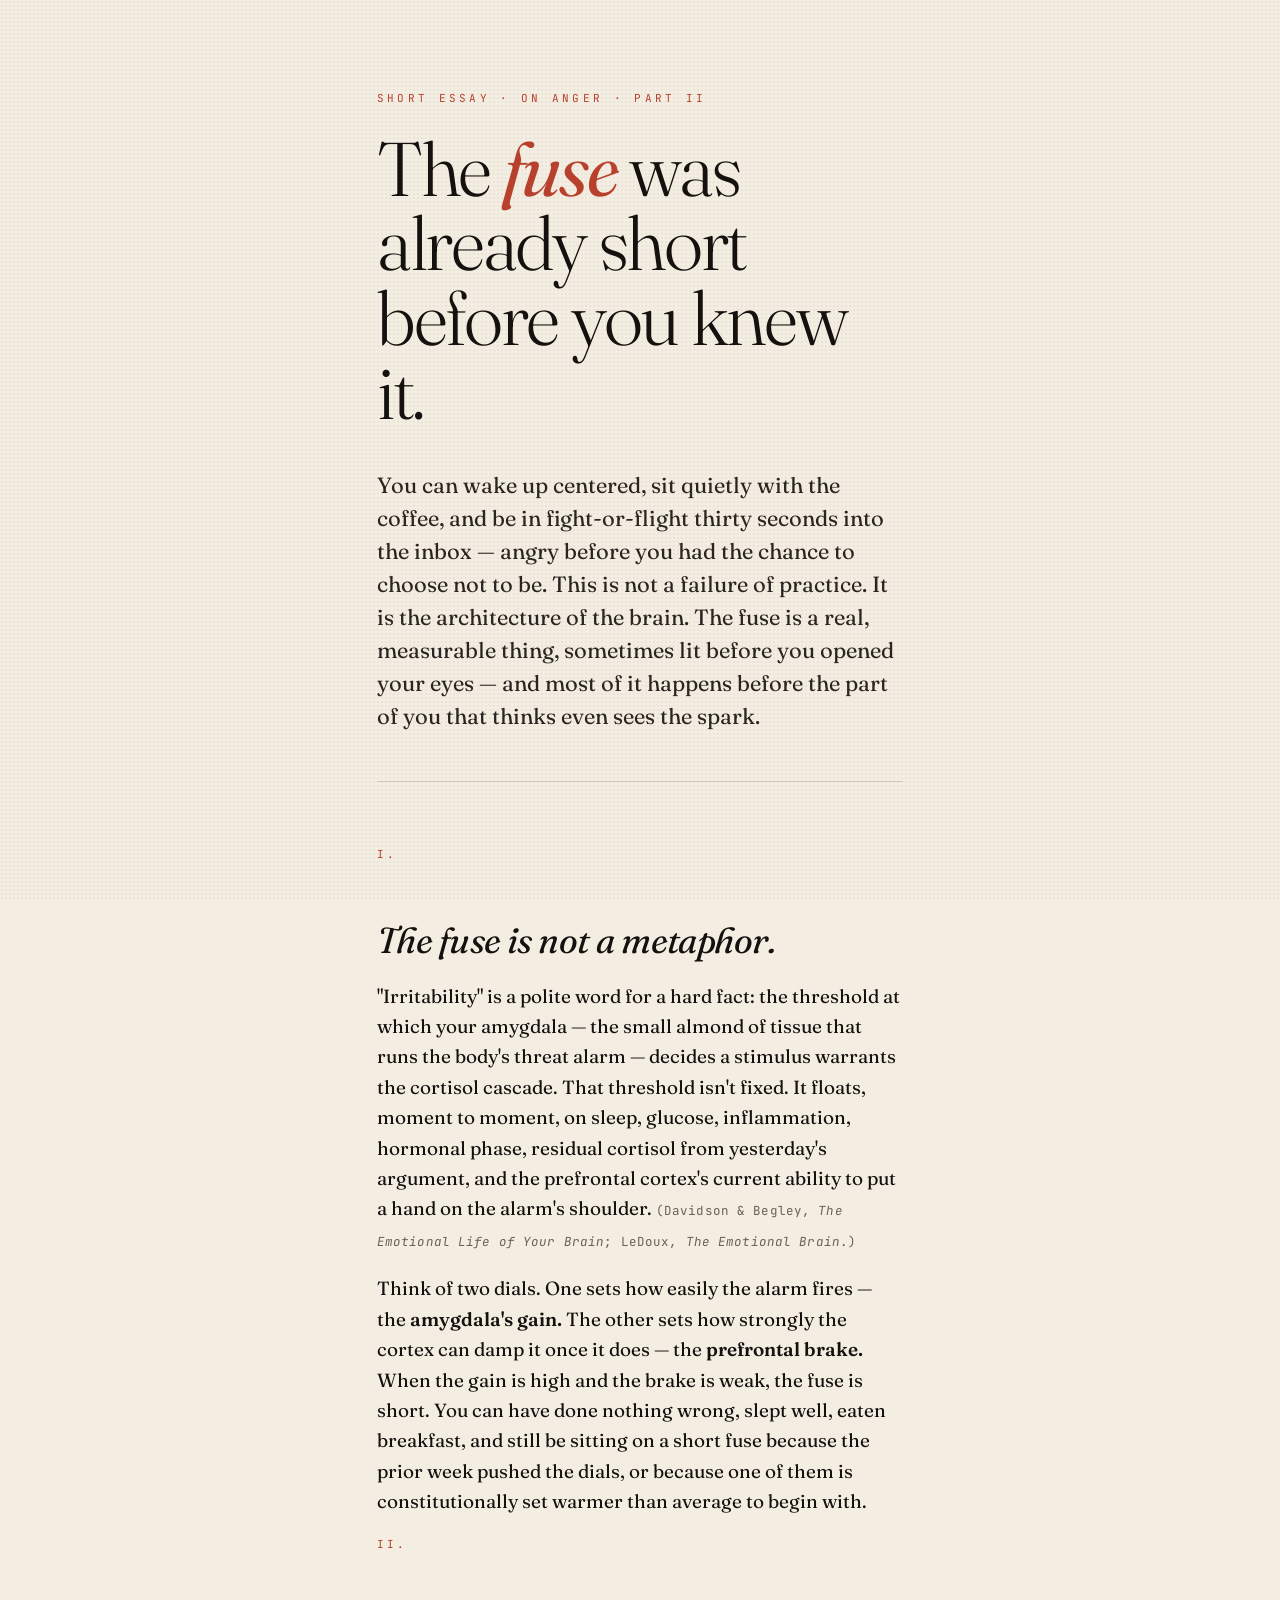
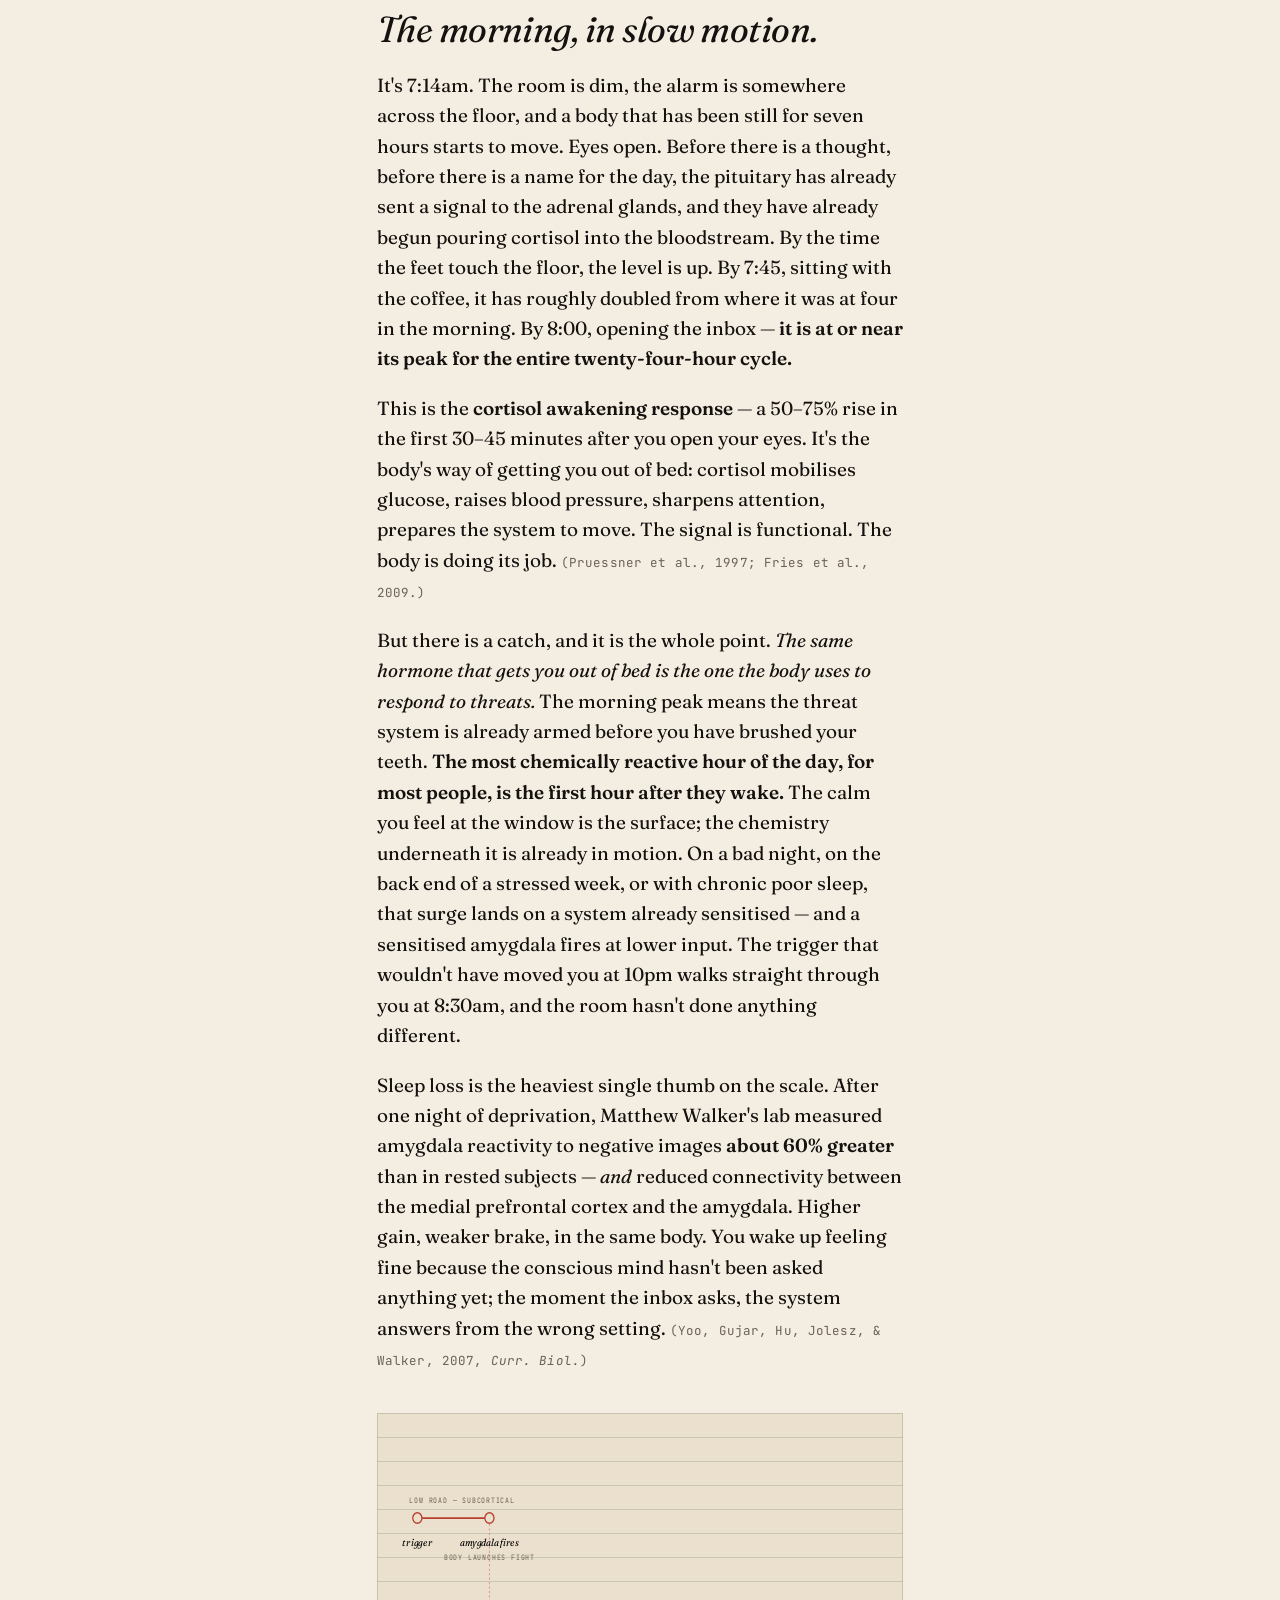
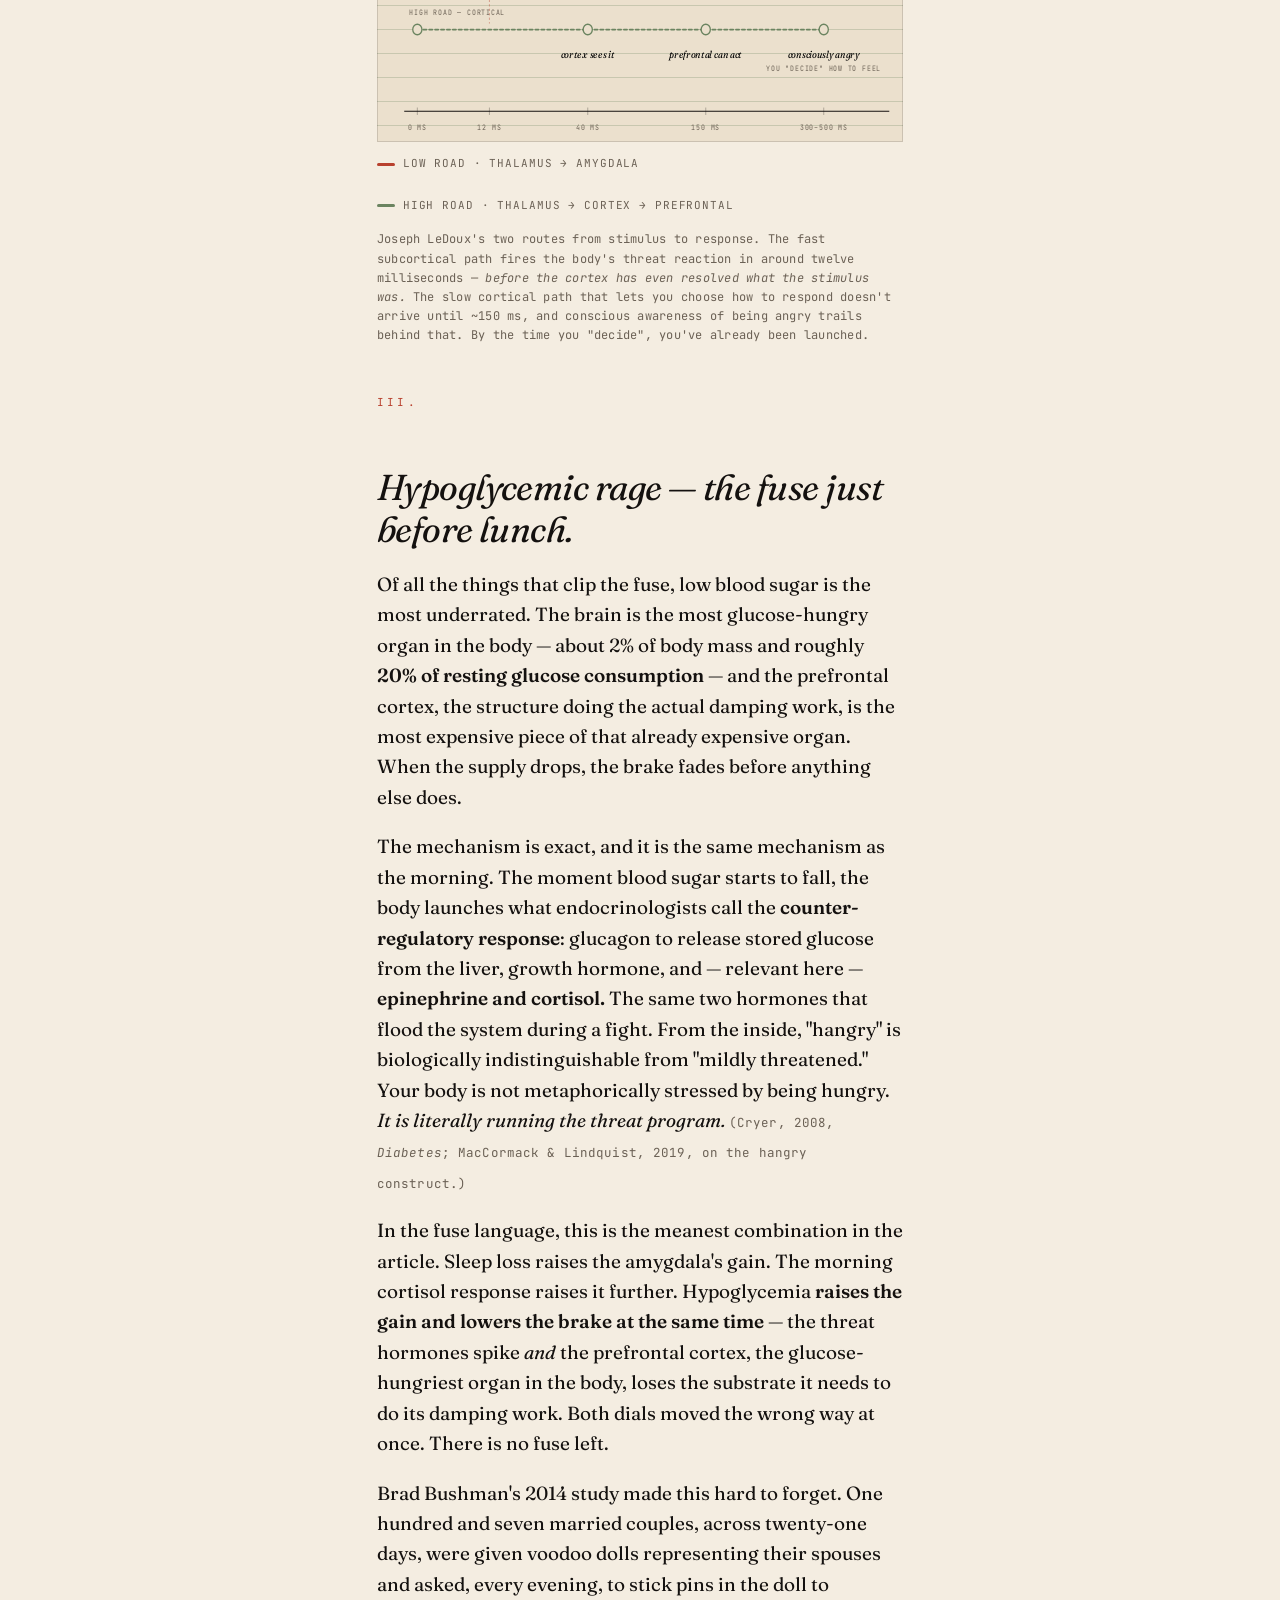
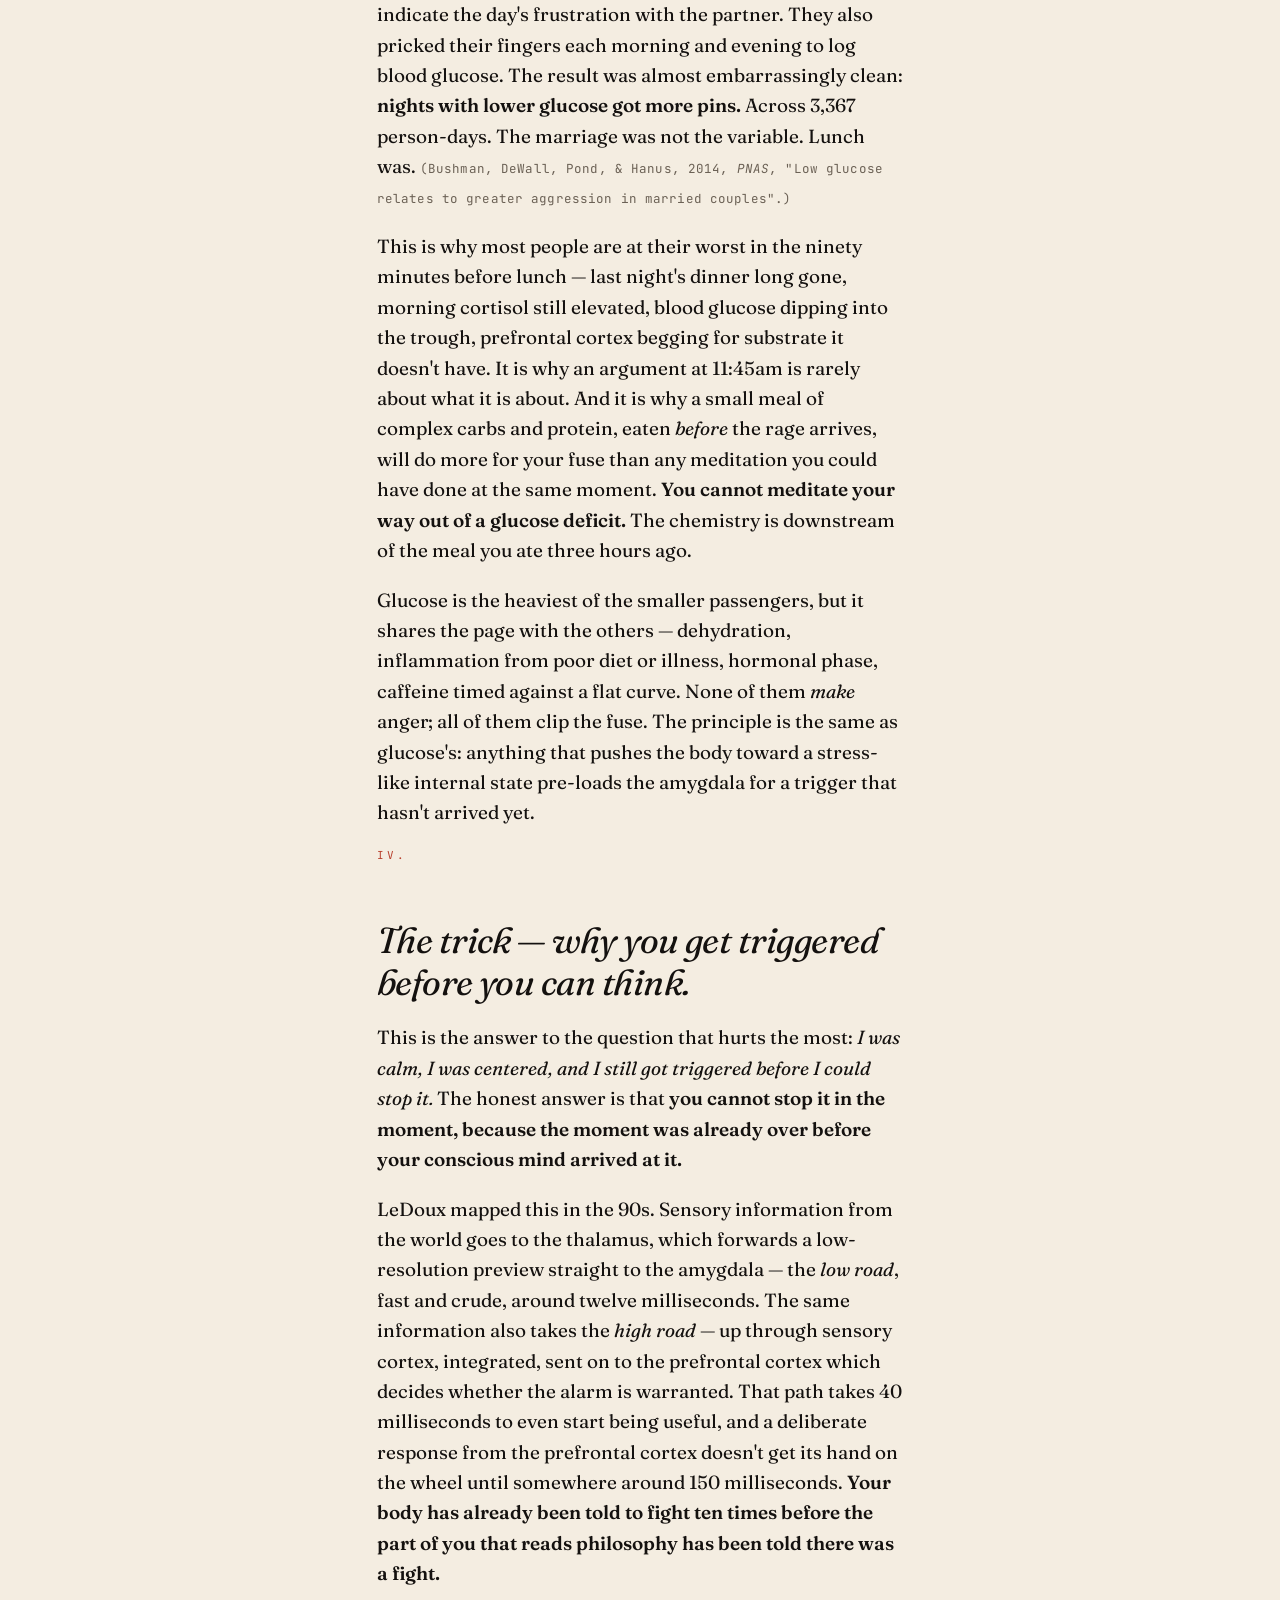
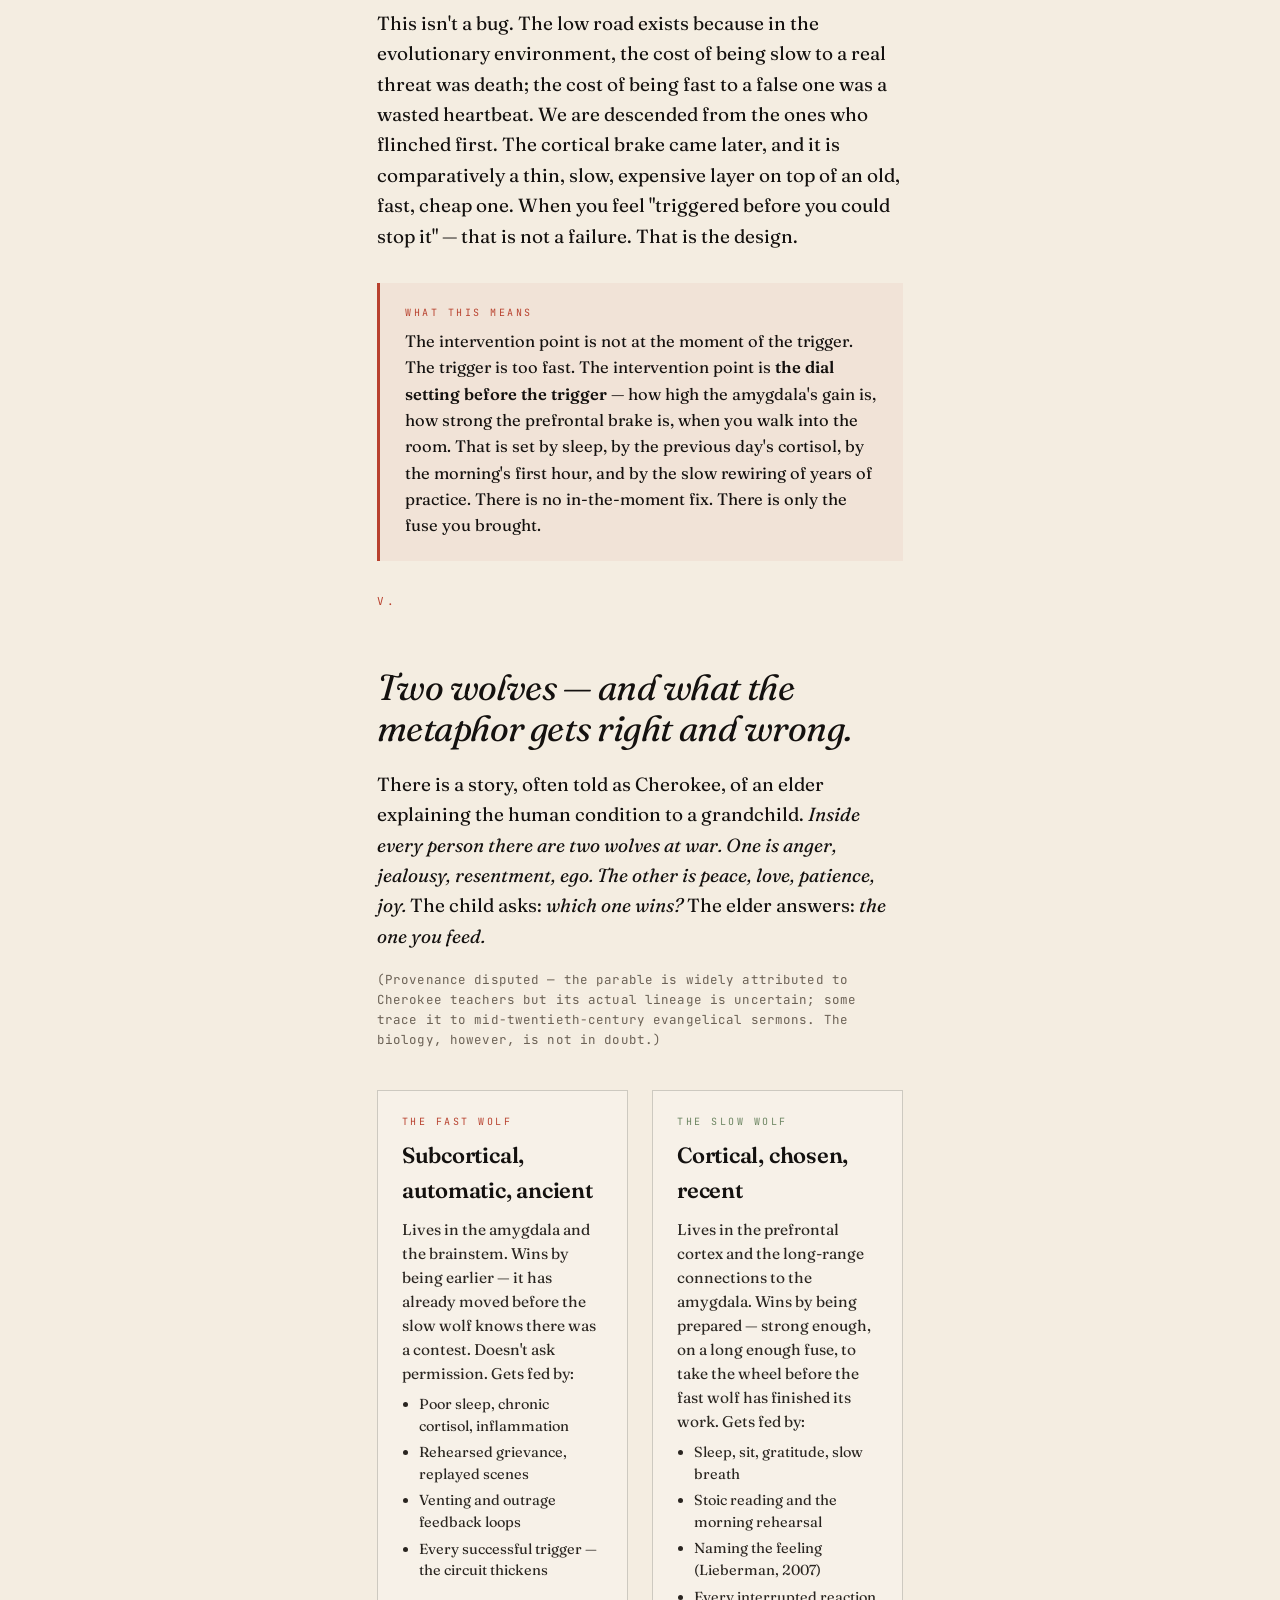
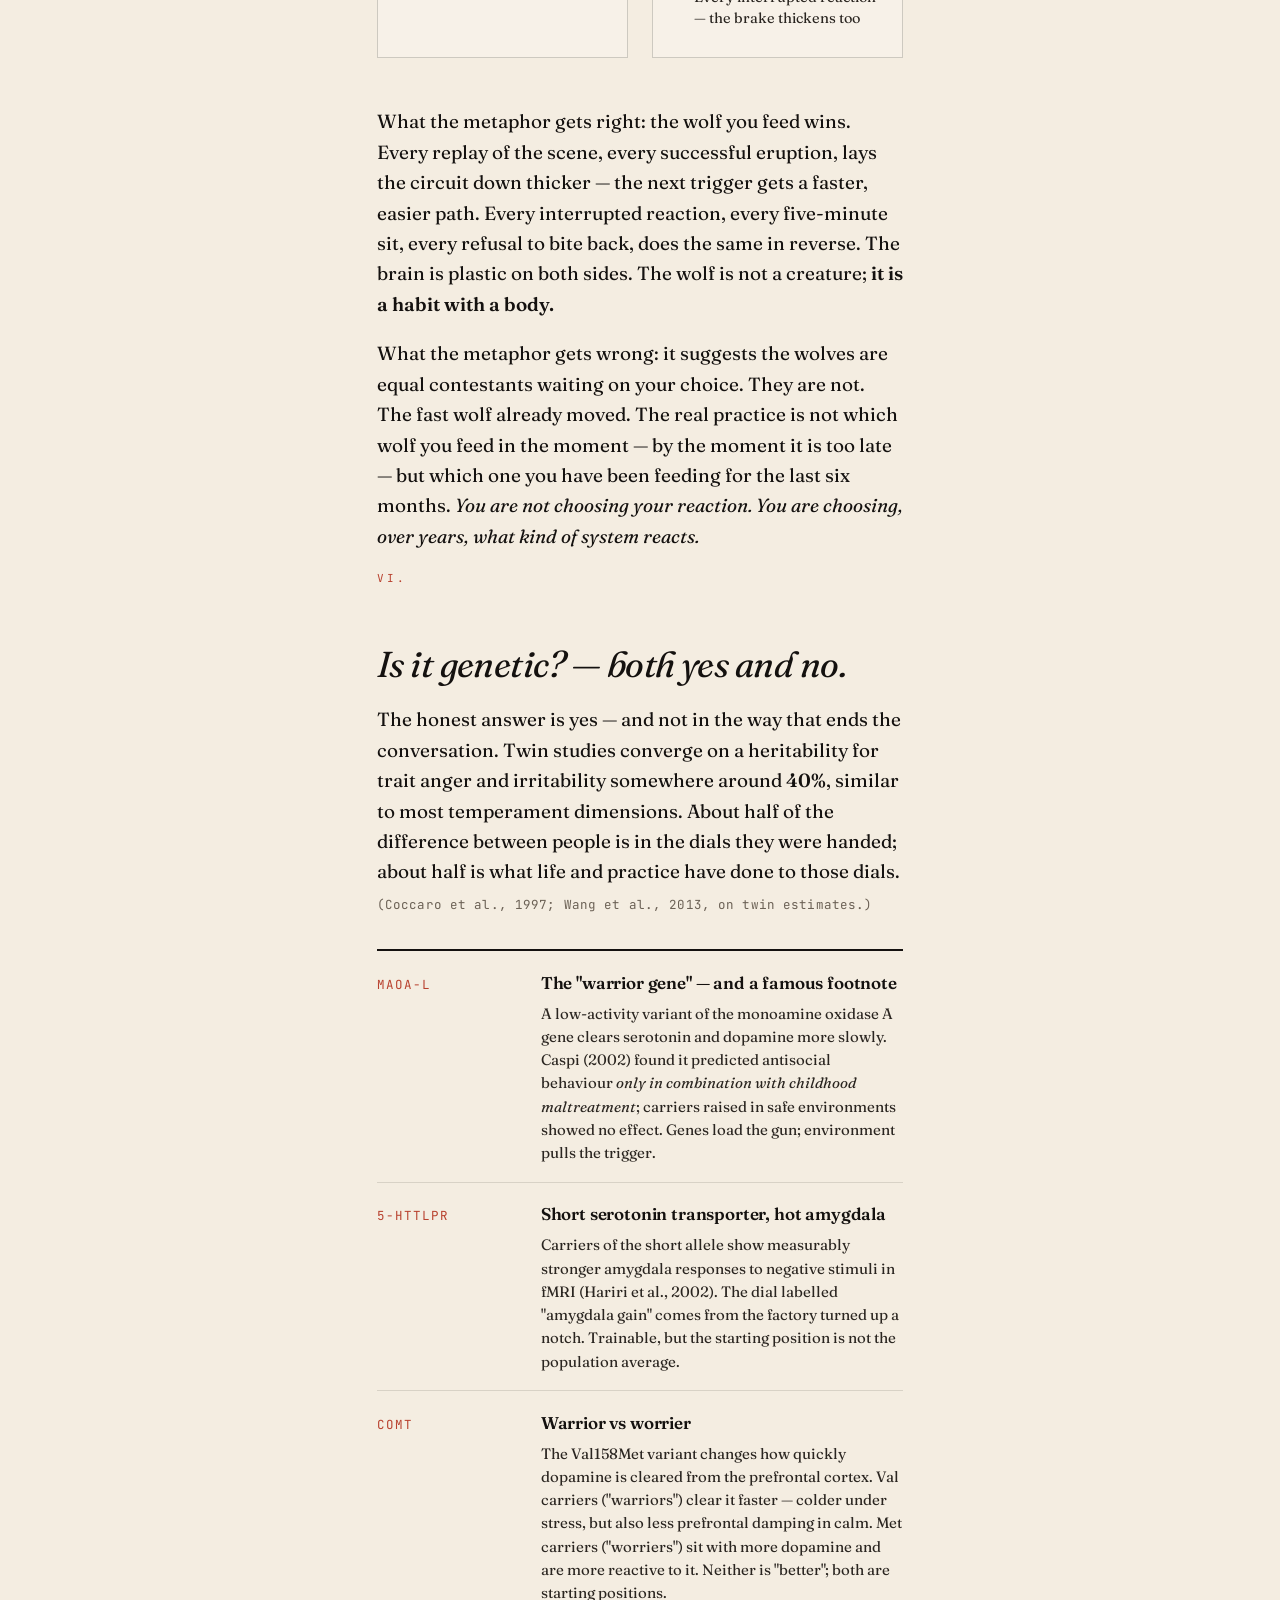
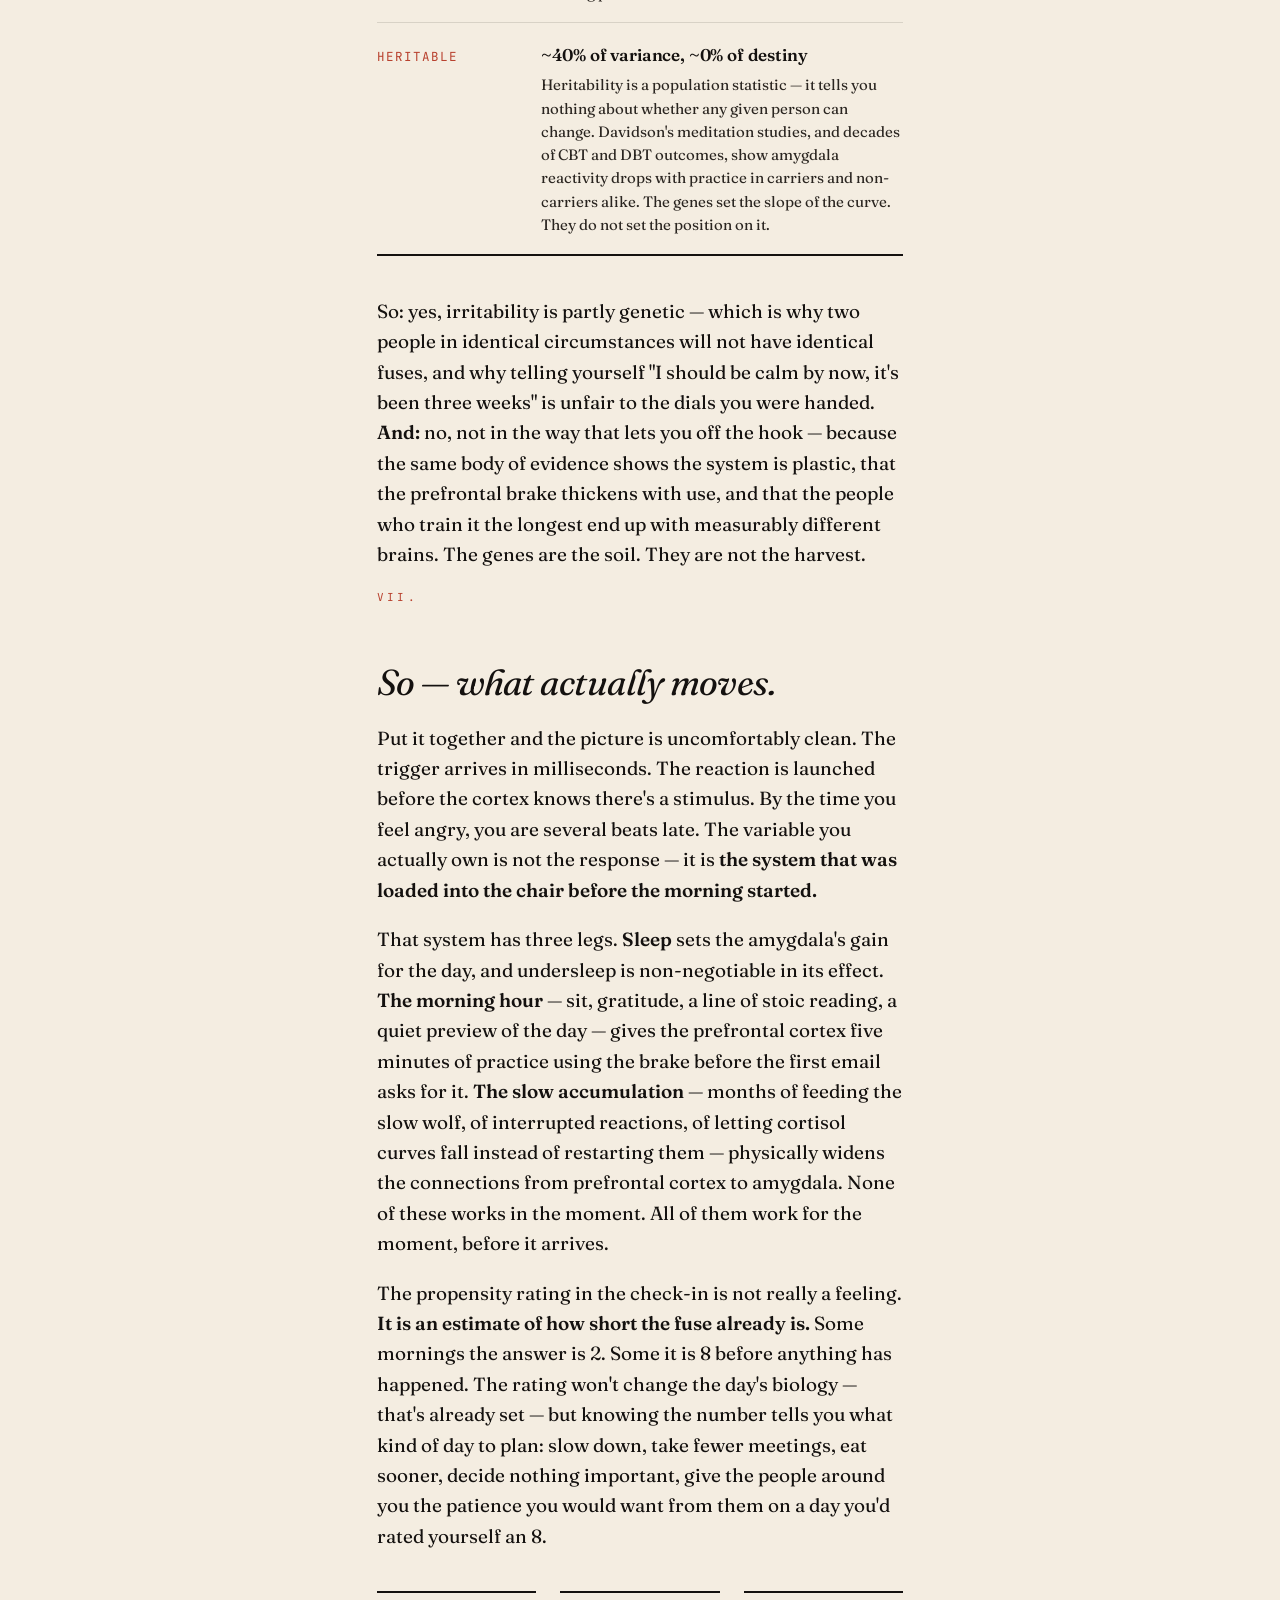
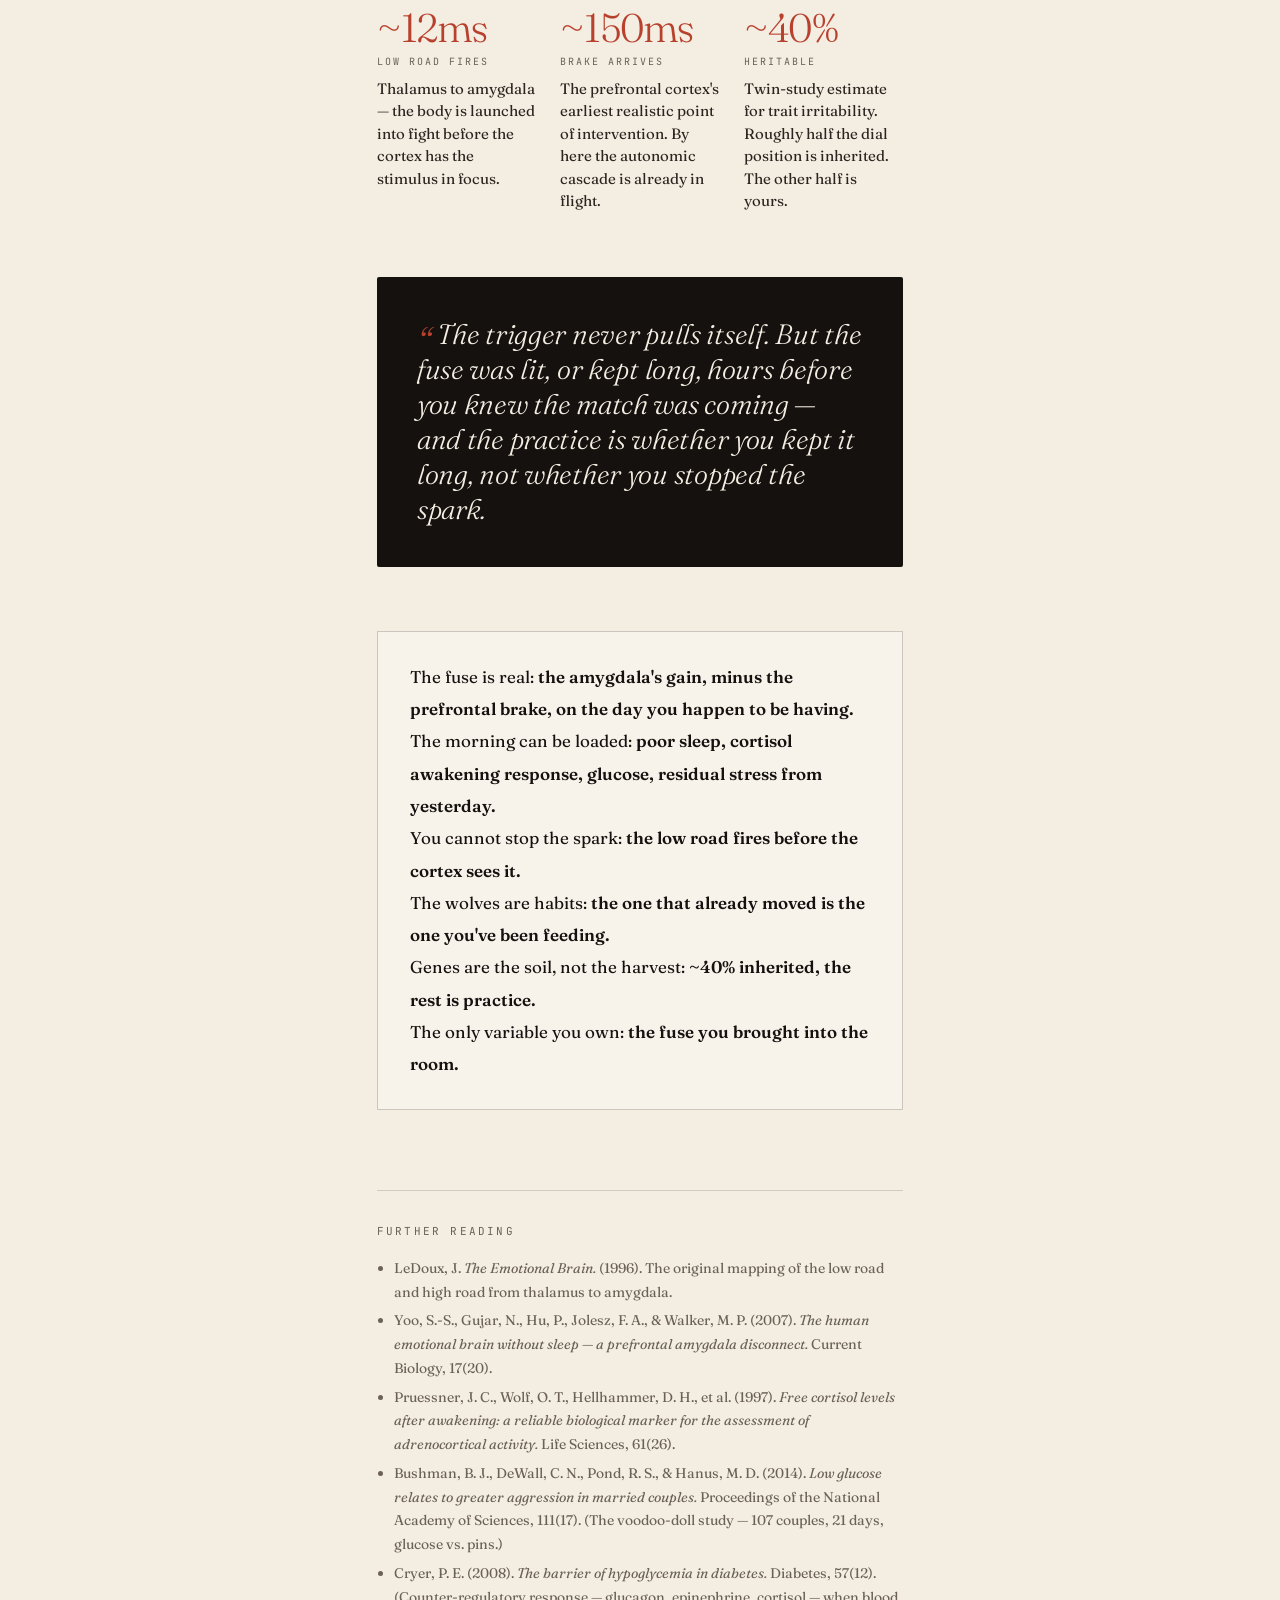
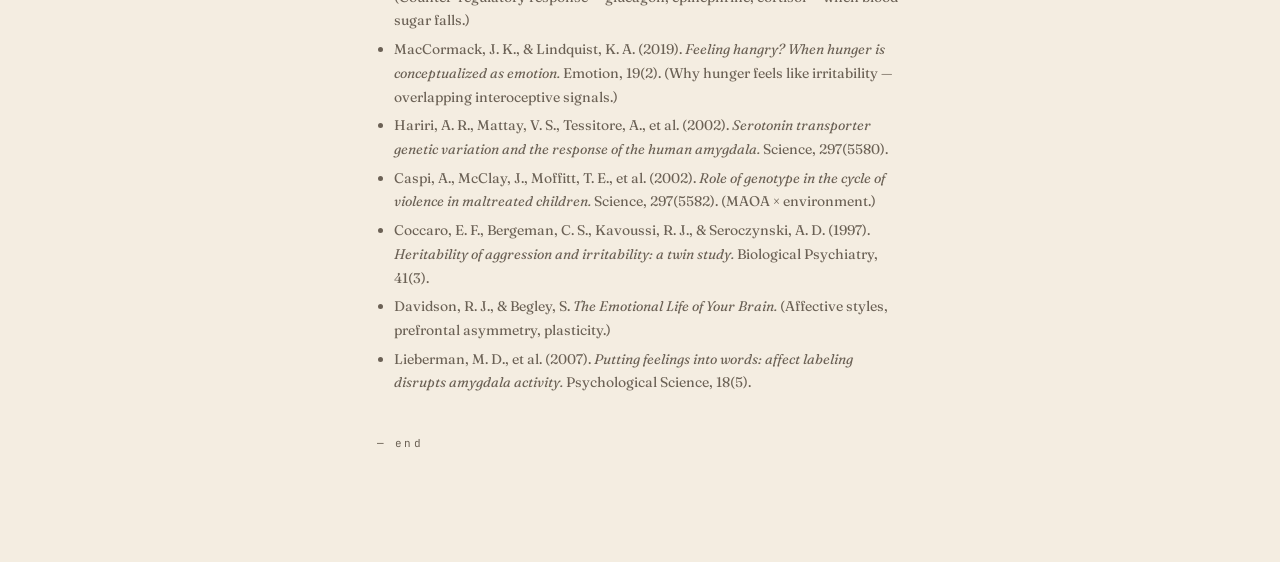
<file: studies/anger/the-anger-fuse.html>
<!doctype html>
<html lang="en">
<head>
<meta charset="utf-8" />
<meta name="viewport" content="width=device-width,initial-scale=1" />
<title>The Anger Fuse</title>
<link rel="preconnect" href="https://fonts.googleapis.com">
<link rel="preconnect" href="https://fonts.gstatic.com" crossorigin>
<link href="https://fonts.googleapis.com/css2?family=Fraunces:ital,opsz,wght@0,9..144,300;0,9..144,400;0,9..144,600;1,9..144,400&family=JetBrains+Mono:wght@400;500&display=swap" rel="stylesheet">
<style>
  :root {
    --ink: #14110f;
    --paper: #f4ede1;
    --paper-2: #ebe0cd;
    --accent: #b8412e;     /* anger — terracotta */
    --accent-2: #6b8460;   /* control — sage */
    --accent-3: #c2823a;   /* fuse — amber */
    --muted: #6b6155;
  }
  * { box-sizing: border-box; }
  html, body { margin: 0; padding: 0; }
  body {
    background: var(--paper);
    color: var(--ink);
    font-family: "Fraunces", Georgia, serif;
    line-height: 1.6;
    font-size: 19px;
    -webkit-font-smoothing: antialiased;
  }
  body::before {
    content: "";
    position: fixed; inset: 0;
    pointer-events: none;
    background-image: radial-gradient(rgba(20,17,15,0.04) 1px, transparent 1px);
    background-size: 4px 4px;
    mix-blend-mode: multiply;
    z-index: 1;
  }
  .wrap { position: relative; z-index: 2; max-width: 680px; margin: 0 auto; padding: 10vh 6vw; }

  .kicker {
    font-family: "JetBrains Mono", monospace;
    font-size: 11px;
    letter-spacing: 0.3em;
    text-transform: uppercase;
    color: var(--accent);
    margin-bottom: 1.5rem;
  }
  h1 {
    font-family: "Fraunces", serif;
    font-weight: 300;
    font-size: clamp(40px, 7vw, 76px);
    line-height: 0.98;
    letter-spacing: -0.03em;
    margin: 0 0 2.5rem;
  }
  h1 em { font-style: italic; color: var(--accent); font-weight: 400; }

  .lede {
    font-size: 22px;
    line-height: 1.5;
    color: #2a2520;
    margin: 0 0 4rem;
    padding-bottom: 3rem;
    border-bottom: 1px solid rgba(20,17,15,0.15);
  }

  h2 {
    font-family: "Fraunces", serif;
    font-weight: 400;
    font-style: italic;
    font-size: clamp(26px, 3.5vw, 36px);
    line-height: 1.15;
    letter-spacing: -0.015em;
    margin: 3.5rem 0 1.2rem;
    max-width: 26ch;
  }
  .num {
    font-family: "JetBrains Mono", monospace;
    font-size: 11px;
    letter-spacing: 0.3em;
    color: var(--accent);
    display: block;
    margin-bottom: 0.6rem;
  }
  p { margin: 0 0 1.2rem; }
  p strong { font-weight: 600; }
  .src {
    font-family: "JetBrains Mono", monospace;
    font-size: 12.5px;
    color: var(--muted);
    letter-spacing: 0.01em;
  }

  /* Chart */
  .chart-wrap { margin: 2.5rem 0 3rem; }
  .chart {
    width: 100%;
    aspect-ratio: 16 / 10;
    background:
      repeating-linear-gradient(to bottom,
        transparent 0, transparent 23px,
        rgba(107, 132, 96, 0.28) 23px, rgba(107, 132, 96, 0.28) 24px),
      var(--paper-2);
    border: 1px solid rgba(20,17,15,0.15);
    position: relative;
    overflow: hidden;
  }
  .chart svg { width: 100%; height: 100%; display: block; }
  .chart .axis-line { stroke: var(--ink); stroke-width: 1.5; }
  .chart .tick { stroke: var(--ink); stroke-width: 1; opacity: 0.4; }
  .chart .track-low { stroke: var(--accent); stroke-width: 2.4; fill: none; stroke-linecap: round; }
  .chart .track-high { stroke: var(--accent-2); stroke-width: 2.4; fill: none; stroke-dasharray: 5 4; stroke-linecap: round; }
  .chart .node { fill: var(--paper-2); stroke-width: 2; }
  .chart .node-low { stroke: var(--accent); }
  .chart .node-high { stroke: var(--accent-2); }
  .chart-label { font-family: "Fraunces", serif; font-style: italic; font-size: 14px; }
  .chart-mono {
    font-family: "JetBrains Mono", monospace;
    font-size: 10px;
    letter-spacing: 0.16em;
    text-transform: uppercase;
    fill: var(--muted);
  }
  .legend {
    display: flex;
    gap: 1.5rem;
    margin-top: 0.8rem;
    font-family: "JetBrains Mono", monospace;
    font-size: 11px;
    letter-spacing: 0.08em;
    text-transform: uppercase;
    color: var(--muted);
    flex-wrap: wrap;
  }
  .legend span { display: inline-flex; align-items: center; gap: 0.5rem; }
  .legend span::before { content: ""; width: 18px; height: 3px; border-radius: 2px; }
  .legend .l-low::before { background: var(--accent); }
  .legend .l-high::before { background: var(--accent-2); }
  .chart-caption {
    margin-top: 1rem;
    font-family: "JetBrains Mono", monospace;
    font-size: 12px;
    letter-spacing: 0.02em;
    color: var(--muted);
    line-height: 1.6;
  }

  /* Stat row */
  .stats {
    display: grid;
    grid-template-columns: repeat(3, 1fr);
    gap: 1.5rem;
    margin: 2.5rem 0;
  }
  @media (max-width: 640px) { .stats { grid-template-columns: 1fr; } }
  .stat { border-top: 2px solid var(--ink); padding-top: 0.9rem; }
  .stat .n {
    font-family: "Fraunces", serif;
    font-weight: 300;
    font-size: 40px;
    line-height: 1;
    letter-spacing: -0.03em;
    color: var(--accent);
    margin-bottom: 0.4rem;
  }
  .stat .k {
    font-family: "JetBrains Mono", monospace;
    font-size: 10px;
    letter-spacing: 0.2em;
    text-transform: uppercase;
    color: var(--muted);
    margin-bottom: 0.5rem;
  }
  .stat p { font-size: 15px; line-height: 1.5; margin: 0; color: #2a2520; }

  .pull {
    margin: 4rem 0;
    padding: 2.5rem;
    background: var(--ink);
    color: var(--paper);
    border-radius: 2px;
  }
  .pull blockquote {
    margin: 0;
    font-family: "Fraunces", serif;
    font-style: italic;
    font-weight: 300;
    font-size: clamp(22px, 3vw, 28px);
    line-height: 1.25;
    letter-spacing: -0.01em;
  }
  .pull blockquote::before {
    content: "“";
    color: var(--accent);
    font-size: 1.4em;
    line-height: 0;
    vertical-align: -0.3em;
    margin-right: 0.05em;
  }

  /* Two-column: wolves */
  .wolves {
    display: grid;
    grid-template-columns: 1fr 1fr;
    gap: 1.5rem;
    margin: 2.5rem 0 3rem;
  }
  @media (max-width: 640px) { .wolves { grid-template-columns: 1fr; } }
  .wolf {
    border: 1px solid rgba(20,17,15,0.18);
    padding: 1.4rem 1.5rem;
    background: rgba(255,255,255,0.25);
  }
  .wolf .tag {
    font-family: "JetBrains Mono", monospace;
    font-size: 10px;
    letter-spacing: 0.25em;
    text-transform: uppercase;
    margin-bottom: 0.5rem;
  }
  .wolf.bad .tag { color: var(--accent); }
  .wolf.good .tag { color: var(--accent-2); }
  .wolf h3 {
    font-family: "Fraunces", serif;
    font-weight: 600;
    font-size: 22px;
    margin: 0 0 0.6rem;
    letter-spacing: -0.01em;
  }
  .wolf p { font-size: 15.5px; line-height: 1.55; margin: 0 0 0.5rem; color: #2a2520; }
  .wolf p:last-child { margin-bottom: 0; }
  .wolf ul {
    margin: 0.4rem 0 0;
    padding-left: 1.05rem;
    font-size: 14.5px;
    line-height: 1.5;
    color: #2a2520;
  }
  .wolf li { margin-bottom: 0.3rem; }

  /* Inline notebook block */
  .aside {
    margin: 2rem 0;
    padding: 1.4rem 1.6rem;
    border-left: 3px solid var(--accent);
    background: rgba(184, 65, 46, 0.05);
    font-size: 16.5px;
    line-height: 1.6;
  }
  .aside .lab {
    font-family: "JetBrains Mono", monospace;
    font-size: 10px;
    letter-spacing: 0.25em;
    text-transform: uppercase;
    color: var(--accent);
    margin-bottom: 0.4rem;
    display: block;
  }
  .aside p { margin: 0 0 0.6rem; }
  .aside p:last-child { margin: 0; }

  /* Genetic table */
  .genes {
    margin: 2rem 0 2.5rem;
    border-top: 2px solid var(--ink);
    border-bottom: 2px solid var(--ink);
  }
  .gene-row {
    display: grid;
    grid-template-columns: 140px 1fr;
    gap: 1.5rem;
    padding: 1.1rem 0;
    border-top: 1px solid rgba(20,17,15,0.12);
    align-items: baseline;
  }
  .gene-row:first-child { border-top: none; }
  .gene-row .name {
    font-family: "JetBrains Mono", monospace;
    font-size: 12.5px;
    letter-spacing: 0.08em;
    color: var(--accent);
    text-transform: uppercase;
    padding-top: 0.1rem;
  }
  .gene-row h4 {
    font-family: "Fraunces", serif;
    font-weight: 600;
    font-size: 17px;
    margin: 0 0 0.35rem;
    letter-spacing: -0.01em;
  }
  .gene-row p { font-size: 15px; line-height: 1.55; margin: 0; color: #2a2520; }
  @media (max-width: 640px) {
    .gene-row { grid-template-columns: 1fr; gap: 0.35rem; padding: 1rem 0; }
  }

  .summary {
    margin: 3rem 0 1rem;
    padding: 1.8rem 2rem;
    border: 1px solid rgba(20,17,15,0.2);
    background: rgba(255,255,255,0.3);
  }
  .summary p { margin: 0; font-size: 17px; line-height: 1.9; }

  .end {
    margin-top: 5rem;
    padding-top: 2rem;
    border-top: 1px solid rgba(20,17,15,0.15);
  }
  .end .label {
    font-family: "JetBrains Mono", monospace;
    font-size: 11px;
    letter-spacing: 0.2em;
    text-transform: uppercase;
    color: var(--muted);
    margin-bottom: 1rem;
  }
  .end ul { margin: 0; padding-left: 1.1rem; }
  .end li { font-size: 14px; line-height: 1.7; color: var(--muted); margin-bottom: 0.3rem; }
  .fin {
    margin-top: 2.5rem;
    font-family: "JetBrains Mono", monospace;
    font-size: 11px;
    letter-spacing: 0.2em;
    color: var(--muted);
  }
</style>
</head>
<body>
<div class="wrap">

  <div class="kicker">Short essay · on anger · part II</div>
  <h1>The <em>fuse</em> was already short<br>before you knew it.</h1>

  <p class="lede">
    You can wake up centered, sit quietly with the coffee, and be in fight-or-flight thirty seconds into the inbox — angry before you had the chance to choose not to be. This is not a failure of practice. It is the architecture of the brain. The fuse is a real, measurable thing, sometimes lit before you opened your eyes — and most of it happens before the part of you that thinks even sees the spark.
  </p>

  <span class="num">I.</span>
  <h2>The fuse is not a metaphor.</h2>
  <p>
    "Irritability" is a polite word for a hard fact: the threshold at which your amygdala — the small almond of tissue that runs the body's threat alarm — decides a stimulus warrants the cortisol cascade. That threshold isn't fixed. It floats, moment to moment, on sleep, glucose, inflammation, hormonal phase, residual cortisol from yesterday's argument, and the prefrontal cortex's current ability to put a hand on the alarm's shoulder. <span class="src">(Davidson &amp; Begley, <em>The Emotional Life of Your Brain</em>; LeDoux, <em>The Emotional Brain</em>.)</span>
  </p>
  <p>
    Think of two dials. One sets how easily the alarm fires — the <strong>amygdala's gain.</strong> The other sets how strongly the cortex can damp it once it does — the <strong>prefrontal brake.</strong> When the gain is high and the brake is weak, the fuse is short. You can have done nothing wrong, slept well, eaten breakfast, and still be sitting on a short fuse because the prior week pushed the dials, or because one of them is constitutionally set warmer than average to begin with.
  </p>

  <span class="num">II.</span>
  <h2>The morning, in slow motion.</h2>
  <p>
    It's 7:14am. The room is dim, the alarm is somewhere across the floor, and a body that has been still for seven hours starts to move. Eyes open. Before there is a thought, before there is a name for the day, the pituitary has already sent a signal to the adrenal glands, and they have already begun pouring cortisol into the bloodstream. By the time the feet touch the floor, the level is up. By 7:45, sitting with the coffee, it has roughly doubled from where it was at four in the morning. By 8:00, opening the inbox — <strong>it is at or near its peak for the entire twenty-four-hour cycle.</strong>
  </p>
  <p>
    This is the <strong>cortisol awakening response</strong> — a 50–75% rise in the first 30–45 minutes after you open your eyes. It's the body's way of getting you out of bed: cortisol mobilises glucose, raises blood pressure, sharpens attention, prepares the system to move. The signal is functional. The body is doing its job. <span class="src">(Pruessner et al., 1997; Fries et al., 2009.)</span>
  </p>
  <p>
    But there is a catch, and it is the whole point. <em>The same hormone that gets you out of bed is the one the body uses to respond to threats.</em> The morning peak means the threat system is already armed before you have brushed your teeth. <strong>The most chemically reactive hour of the day, for most people, is the first hour after they wake.</strong> The calm you feel at the window is the surface; the chemistry underneath it is already in motion. On a bad night, on the back end of a stressed week, or with chronic poor sleep, that surge lands on a system already sensitised — and a sensitised amygdala fires at lower input. The trigger that wouldn't have moved you at 10pm walks straight through you at 8:30am, and the room hasn't done anything different.
  </p>
  <p>
    Sleep loss is the heaviest single thumb on the scale. After one night of deprivation, Matthew Walker's lab measured amygdala reactivity to negative images <strong>about 60% greater</strong> than in rested subjects — <em>and</em> reduced connectivity between the medial prefrontal cortex and the amygdala. Higher gain, weaker brake, in the same body. You wake up feeling fine because the conscious mind hasn't been asked anything yet; the moment the inbox asks, the system answers from the wrong setting. <span class="src">(Yoo, Gujar, Hu, Jolesz, &amp; Walker, 2007, <em>Curr. Biol.</em>)</span>
  </p>

  <div class="chart-wrap">
    <div class="chart">
      <svg viewBox="0 0 800 440" preserveAspectRatio="none" aria-label="The two roads from trigger to response, with their timings">
        <line class="axis-line" x1="40" y1="400" x2="780" y2="400" />
        <line class="tick" x1="60"  y1="395" x2="60"  y2="405" />
        <line class="tick" x1="170" y1="395" x2="170" y2="405" />
        <line class="tick" x1="320" y1="395" x2="320" y2="405" />
        <line class="tick" x1="500" y1="395" x2="500" y2="405" />
        <line class="tick" x1="680" y1="395" x2="680" y2="405" />
        <text class="chart-mono" x="60"  y="425" text-anchor="middle">0 ms</text>
        <text class="chart-mono" x="170" y="425" text-anchor="middle">12 ms</text>
        <text class="chart-mono" x="320" y="425" text-anchor="middle">40 ms</text>
        <text class="chart-mono" x="500" y="425" text-anchor="middle">150 ms</text>
        <text class="chart-mono" x="680" y="425" text-anchor="middle">300–500 ms</text>

        <text class="chart-mono" x="48" y="120">low road — subcortical</text>
        <text class="chart-mono" x="48" y="270">high road — cortical</text>

        <!-- Low road -->
        <path class="track-low" d="M 60 140 L 170 140" />
        <circle class="node node-low" cx="60"  cy="140" r="7" />
        <circle class="node node-low" cx="170" cy="140" r="7" />
        <text class="chart-label" x="60"  y="178" text-anchor="middle">trigger</text>
        <text class="chart-label" x="170" y="178" text-anchor="middle">amygdala fires</text>
        <text class="chart-mono" x="170" y="196" text-anchor="middle">body launches fight</text>

        <!-- High road -->
        <path class="track-high" d="M 60 290 L 320 290 L 500 290 L 680 290" />
        <circle class="node node-high" cx="60"  cy="290" r="7" />
        <circle class="node node-high" cx="320" cy="290" r="7" />
        <circle class="node node-high" cx="500" cy="290" r="7" />
        <circle class="node node-high" cx="680" cy="290" r="7" />
        <text class="chart-label" x="320" y="328" text-anchor="middle">cortex sees it</text>
        <text class="chart-label" x="500" y="328" text-anchor="middle">prefrontal can act</text>
        <text class="chart-label" x="680" y="328" text-anchor="middle">consciously angry</text>
        <text class="chart-mono" x="680" y="346" text-anchor="middle">you "decide" how to feel</text>

        <!-- Vertical drop showing body-launches-fight before cortex even sees -->
        <line x1="170" y1="148" x2="170" y2="282" stroke="#b8412e" stroke-width="1" stroke-dasharray="3 3" opacity="0.6" />
      </svg>
    </div>
    <div class="legend">
      <span class="l-low">low road · thalamus → amygdala</span>
      <span class="l-high">high road · thalamus → cortex → prefrontal</span>
    </div>
    <p class="chart-caption">
      Joseph LeDoux's two routes from stimulus to response. The fast subcortical path fires the body's threat reaction in around twelve milliseconds — <em>before the cortex has even resolved what the stimulus was.</em> The slow cortical path that lets you choose how to respond doesn't arrive until ~150 ms, and conscious awareness of being angry trails behind that. By the time you "decide", you've already been launched.
    </p>
  </div>

  <span class="num">III.</span>
  <h2>Hypoglycemic rage — the fuse just before lunch.</h2>
  <p>
    Of all the things that clip the fuse, low blood sugar is the most underrated. The brain is the most glucose-hungry organ in the body — about 2% of body mass and roughly <strong>20% of resting glucose consumption</strong> — and the prefrontal cortex, the structure doing the actual damping work, is the most expensive piece of that already expensive organ. When the supply drops, the brake fades before anything else does.
  </p>
  <p>
    The mechanism is exact, and it is the same mechanism as the morning. The moment blood sugar starts to fall, the body launches what endocrinologists call the <strong>counter-regulatory response</strong>: glucagon to release stored glucose from the liver, growth hormone, and — relevant here — <strong>epinephrine and cortisol.</strong> The same two hormones that flood the system during a fight. From the inside, "hangry" is biologically indistinguishable from "mildly threatened." Your body is not metaphorically stressed by being hungry. <em>It is literally running the threat program.</em> <span class="src">(Cryer, 2008, <em>Diabetes</em>; MacCormack &amp; Lindquist, 2019, on the hangry construct.)</span>
  </p>
  <p>
    In the fuse language, this is the meanest combination in the article. Sleep loss raises the amygdala's gain. The morning cortisol response raises it further. Hypoglycemia <strong>raises the gain and lowers the brake at the same time</strong> — the threat hormones spike <em>and</em> the prefrontal cortex, the glucose-hungriest organ in the body, loses the substrate it needs to do its damping work. Both dials moved the wrong way at once. There is no fuse left.
  </p>
  <p>
    Brad Bushman's 2014 study made this hard to forget. One hundred and seven married couples, across twenty-one days, were given voodoo dolls representing their spouses and asked, every evening, to stick pins in the doll to indicate the day's frustration with the partner. They also pricked their fingers each morning and evening to log blood glucose. The result was almost embarrassingly clean: <strong>nights with lower glucose got more pins.</strong> Across 3,367 person-days. The marriage was not the variable. Lunch was. <span class="src">(Bushman, DeWall, Pond, &amp; Hanus, 2014, <em>PNAS</em>, "Low glucose relates to greater aggression in married couples".)</span>
  </p>
  <p>
    This is why most people are at their worst in the ninety minutes before lunch — last night's dinner long gone, morning cortisol still elevated, blood glucose dipping into the trough, prefrontal cortex begging for substrate it doesn't have. It is why an argument at 11:45am is rarely about what it is about. And it is why a small meal of complex carbs and protein, eaten <em>before</em> the rage arrives, will do more for your fuse than any meditation you could have done at the same moment. <strong>You cannot meditate your way out of a glucose deficit.</strong> The chemistry is downstream of the meal you ate three hours ago.
  </p>
  <p>
    Glucose is the heaviest of the smaller passengers, but it shares the page with the others — dehydration, inflammation from poor diet or illness, hormonal phase, caffeine timed against a flat curve. None of them <em>make</em> anger; all of them clip the fuse. The principle is the same as glucose's: anything that pushes the body toward a stress-like internal state pre-loads the amygdala for a trigger that hasn't arrived yet.
  </p>

  <span class="num">IV.</span>
  <h2>The trick — why you get triggered before you can think.</h2>
  <p>
    This is the answer to the question that hurts the most: <em>I was calm, I was centered, and I still got triggered before I could stop it.</em> The honest answer is that <strong>you cannot stop it in the moment, because the moment was already over before your conscious mind arrived at it.</strong>
  </p>
  <p>
    LeDoux mapped this in the 90s. Sensory information from the world goes to the thalamus, which forwards a low-resolution preview straight to the amygdala — the <em>low road</em>, fast and crude, around twelve milliseconds. The same information also takes the <em>high road</em> — up through sensory cortex, integrated, sent on to the prefrontal cortex which decides whether the alarm is warranted. That path takes 40 milliseconds to even start being useful, and a deliberate response from the prefrontal cortex doesn't get its hand on the wheel until somewhere around 150 milliseconds. <strong>Your body has already been told to fight ten times before the part of you that reads philosophy has been told there was a fight.</strong>
  </p>
  <p>
    This isn't a bug. The low road exists because in the evolutionary environment, the cost of being slow to a real threat was death; the cost of being fast to a false one was a wasted heartbeat. We are descended from the ones who flinched first. The cortical brake came later, and it is comparatively a thin, slow, expensive layer on top of an old, fast, cheap one. When you feel "triggered before you could stop it" — that is not a failure. That is the design.
  </p>

  <div class="aside">
    <span class="lab">What this means</span>
    <p>The intervention point is not at the moment of the trigger. The trigger is too fast. The intervention point is <strong>the dial setting before the trigger</strong> — how high the amygdala's gain is, how strong the prefrontal brake is, when you walk into the room. That is set by sleep, by the previous day's cortisol, by the morning's first hour, and by the slow rewiring of years of practice. There is no in-the-moment fix. There is only the fuse you brought.</p>
  </div>

  <span class="num">V.</span>
  <h2>Two wolves — and what the metaphor gets right and wrong.</h2>
  <p>
    There is a story, often told as Cherokee, of an elder explaining the human condition to a grandchild. <em>Inside every person there are two wolves at war. One is anger, jealousy, resentment, ego. The other is peace, love, patience, joy.</em> The child asks: <em>which one wins?</em> The elder answers: <em>the one you feed.</em>
  </p>
  <p class="src">
    (Provenance disputed — the parable is widely attributed to Cherokee teachers but its actual lineage is uncertain; some trace it to mid-twentieth-century evangelical sermons. The biology, however, is not in doubt.)
  </p>

  <div class="wolves">
    <div class="wolf bad">
      <div class="tag">The fast wolf</div>
      <h3>Subcortical, automatic, ancient</h3>
      <p>Lives in the amygdala and the brainstem. Wins by being earlier — it has already moved before the slow wolf knows there was a contest. Doesn't ask permission. Gets fed by:</p>
      <ul>
        <li>Poor sleep, chronic cortisol, inflammation</li>
        <li>Rehearsed grievance, replayed scenes</li>
        <li>Venting and outrage feedback loops</li>
        <li>Every successful trigger — the circuit thickens</li>
      </ul>
    </div>
    <div class="wolf good">
      <div class="tag">The slow wolf</div>
      <h3>Cortical, chosen, recent</h3>
      <p>Lives in the prefrontal cortex and the long-range connections to the amygdala. Wins by being prepared — strong enough, on a long enough fuse, to take the wheel before the fast wolf has finished its work. Gets fed by:</p>
      <ul>
        <li>Sleep, sit, gratitude, slow breath</li>
        <li>Stoic reading and the morning rehearsal</li>
        <li>Naming the feeling (Lieberman, 2007)</li>
        <li>Every interrupted reaction — the brake thickens too</li>
      </ul>
    </div>
  </div>

  <p>
    What the metaphor gets right: the wolf you feed wins. Every replay of the scene, every successful eruption, lays the circuit down thicker — the next trigger gets a faster, easier path. Every interrupted reaction, every five-minute sit, every refusal to bite back, does the same in reverse. The brain is plastic on both sides. The wolf is not a creature; <strong>it is a habit with a body.</strong>
  </p>
  <p>
    What the metaphor gets wrong: it suggests the wolves are equal contestants waiting on your choice. They are not. The fast wolf already moved. The real practice is not which wolf you feed in the moment — by the moment it is too late — but which one you have been feeding for the last six months. <em>You are not choosing your reaction. You are choosing, over years, what kind of system reacts.</em>
  </p>

  <span class="num">VI.</span>
  <h2>Is it genetic? — both yes and no.</h2>
  <p>
    The honest answer is yes — and not in the way that ends the conversation. Twin studies converge on a heritability for trait anger and irritability somewhere around <strong>40%</strong>, similar to most temperament dimensions. About half of the difference between people is in the dials they were handed; about half is what life and practice have done to those dials. <span class="src">(Coccaro et al., 1997; Wang et al., 2013, on twin estimates.)</span>
  </p>

  <div class="genes">
    <div class="gene-row">
      <div class="name">MAOA-L</div>
      <div>
        <h4>The "warrior gene" — and a famous footnote</h4>
        <p>A low-activity variant of the monoamine oxidase A gene clears serotonin and dopamine more slowly. Caspi (2002) found it predicted antisocial behaviour <em>only in combination with childhood maltreatment</em>; carriers raised in safe environments showed no effect. Genes load the gun; environment pulls the trigger.</p>
      </div>
    </div>
    <div class="gene-row">
      <div class="name">5-HTTLPR</div>
      <div>
        <h4>Short serotonin transporter, hot amygdala</h4>
        <p>Carriers of the short allele show measurably stronger amygdala responses to negative stimuli in fMRI (Hariri et al., 2002). The dial labelled "amygdala gain" comes from the factory turned up a notch. Trainable, but the starting position is not the population average.</p>
      </div>
    </div>
    <div class="gene-row">
      <div class="name">COMT</div>
      <div>
        <h4>Warrior vs worrier</h4>
        <p>The Val158Met variant changes how quickly dopamine is cleared from the prefrontal cortex. Val carriers ("warriors") clear it faster — colder under stress, but also less prefrontal damping in calm. Met carriers ("worriers") sit with more dopamine and are more reactive to it. Neither is "better"; both are starting positions.</p>
      </div>
    </div>
    <div class="gene-row">
      <div class="name">heritable</div>
      <div>
        <h4>~40% of variance, ~0% of destiny</h4>
        <p>Heritability is a population statistic — it tells you nothing about whether any given person can change. Davidson's meditation studies, and decades of CBT and DBT outcomes, show amygdala reactivity drops with practice in carriers and non-carriers alike. The genes set the slope of the curve. They do not set the position on it.</p>
      </div>
    </div>
  </div>

  <p>
    So: yes, irritability is partly genetic — which is why two people in identical circumstances will not have identical fuses, and why telling yourself "I should be calm by now, it's been three weeks" is unfair to the dials you were handed. <strong>And:</strong> no, not in the way that lets you off the hook — because the same body of evidence shows the system is plastic, that the prefrontal brake thickens with use, and that the people who train it the longest end up with measurably different brains. The genes are the soil. They are not the harvest.
  </p>

  <span class="num">VII.</span>
  <h2>So — what actually moves.</h2>
  <p>
    Put it together and the picture is uncomfortably clean. The trigger arrives in milliseconds. The reaction is launched before the cortex knows there's a stimulus. By the time you feel angry, you are several beats late. The variable you actually own is not the response — it is <strong>the system that was loaded into the chair before the morning started.</strong>
  </p>
  <p>
    That system has three legs. <strong>Sleep</strong> sets the amygdala's gain for the day, and undersleep is non-negotiable in its effect. <strong>The morning hour</strong> — sit, gratitude, a line of stoic reading, a quiet preview of the day — gives the prefrontal cortex five minutes of practice using the brake before the first email asks for it. <strong>The slow accumulation</strong> — months of feeding the slow wolf, of interrupted reactions, of letting cortisol curves fall instead of restarting them — physically widens the connections from prefrontal cortex to amygdala. None of these works in the moment. All of them work for the moment, before it arrives.
  </p>
  <p>
    The propensity rating in the check-in is not really a feeling. <strong>It is an estimate of how short the fuse already is.</strong> Some mornings the answer is 2. Some it is 8 before anything has happened. The rating won't change the day's biology — that's already set — but knowing the number tells you what kind of day to plan: slow down, take fewer meetings, eat sooner, decide nothing important, give the people around you the patience you would want from them on a day you'd rated yourself an 8.
  </p>

  <div class="stats">
    <div class="stat"><div class="n">~12ms</div><div class="k">low road fires</div><p>Thalamus to amygdala — the body is launched into fight before the cortex has the stimulus in focus.</p></div>
    <div class="stat"><div class="n">~150ms</div><div class="k">brake arrives</div><p>The prefrontal cortex's earliest realistic point of intervention. By here the autonomic cascade is already in flight.</p></div>
    <div class="stat"><div class="n">~40%</div><div class="k">heritable</div><p>Twin-study estimate for trait irritability. Roughly half the dial position is inherited. The other half is yours.</p></div>
  </div>

  <div class="pull">
    <blockquote>
      The trigger never pulls itself. But the fuse was lit, or kept long, hours before you knew the match was coming — and the practice is whether you kept it long, not whether you stopped the spark.
    </blockquote>
  </div>

  <div class="summary">
    <p>
      The fuse is real: <strong>the amygdala's gain, minus the prefrontal brake, on the day you happen to be having.</strong><br>
      The morning can be loaded: <strong>poor sleep, cortisol awakening response, glucose, residual stress from yesterday.</strong><br>
      You cannot stop the spark: <strong>the low road fires before the cortex sees it.</strong><br>
      The wolves are habits: <strong>the one that already moved is the one you've been feeding.</strong><br>
      Genes are the soil, not the harvest: <strong>~40% inherited, the rest is practice.</strong><br>
      The only variable you own: <strong>the fuse you brought into the room.</strong>
    </p>
  </div>

  <div class="end">
    <div class="label">Further reading</div>
    <ul>
      <li>LeDoux, J. <em>The Emotional Brain.</em> (1996). The original mapping of the low road and high road from thalamus to amygdala.</li>
      <li>Yoo, S.-S., Gujar, N., Hu, P., Jolesz, F. A., &amp; Walker, M. P. (2007). <em>The human emotional brain without sleep — a prefrontal amygdala disconnect.</em> Current Biology, 17(20).</li>
      <li>Pruessner, J. C., Wolf, O. T., Hellhammer, D. H., et al. (1997). <em>Free cortisol levels after awakening: a reliable biological marker for the assessment of adrenocortical activity.</em> Life Sciences, 61(26).</li>
      <li>Bushman, B. J., DeWall, C. N., Pond, R. S., &amp; Hanus, M. D. (2014). <em>Low glucose relates to greater aggression in married couples.</em> Proceedings of the National Academy of Sciences, 111(17). (The voodoo-doll study — 107 couples, 21 days, glucose vs. pins.)</li>
      <li>Cryer, P. E. (2008). <em>The barrier of hypoglycemia in diabetes.</em> Diabetes, 57(12). (Counter-regulatory response — glucagon, epinephrine, cortisol — when blood sugar falls.)</li>
      <li>MacCormack, J. K., &amp; Lindquist, K. A. (2019). <em>Feeling hangry? When hunger is conceptualized as emotion.</em> Emotion, 19(2). (Why hunger feels like irritability — overlapping interoceptive signals.)</li>
      <li>Hariri, A. R., Mattay, V. S., Tessitore, A., et al. (2002). <em>Serotonin transporter genetic variation and the response of the human amygdala.</em> Science, 297(5580).</li>
      <li>Caspi, A., McClay, J., Moffitt, T. E., et al. (2002). <em>Role of genotype in the cycle of violence in maltreated children.</em> Science, 297(5582). (MAOA × environment.)</li>
      <li>Coccaro, E. F., Bergeman, C. S., Kavoussi, R. J., &amp; Seroczynski, A. D. (1997). <em>Heritability of aggression and irritability: a twin study.</em> Biological Psychiatry, 41(3).</li>
      <li>Davidson, R. J., &amp; Begley, S. <em>The Emotional Life of Your Brain.</em> (Affective styles, prefrontal asymmetry, plasticity.)</li>
      <li>Lieberman, M. D., et al. (2007). <em>Putting feelings into words: affect labeling disrupts amygdala activity.</em> Psychological Science, 18(5).</li>
    </ul>
    <p class="fin">— end</p>
  </div>

</div>
</body>
</html>
</file>
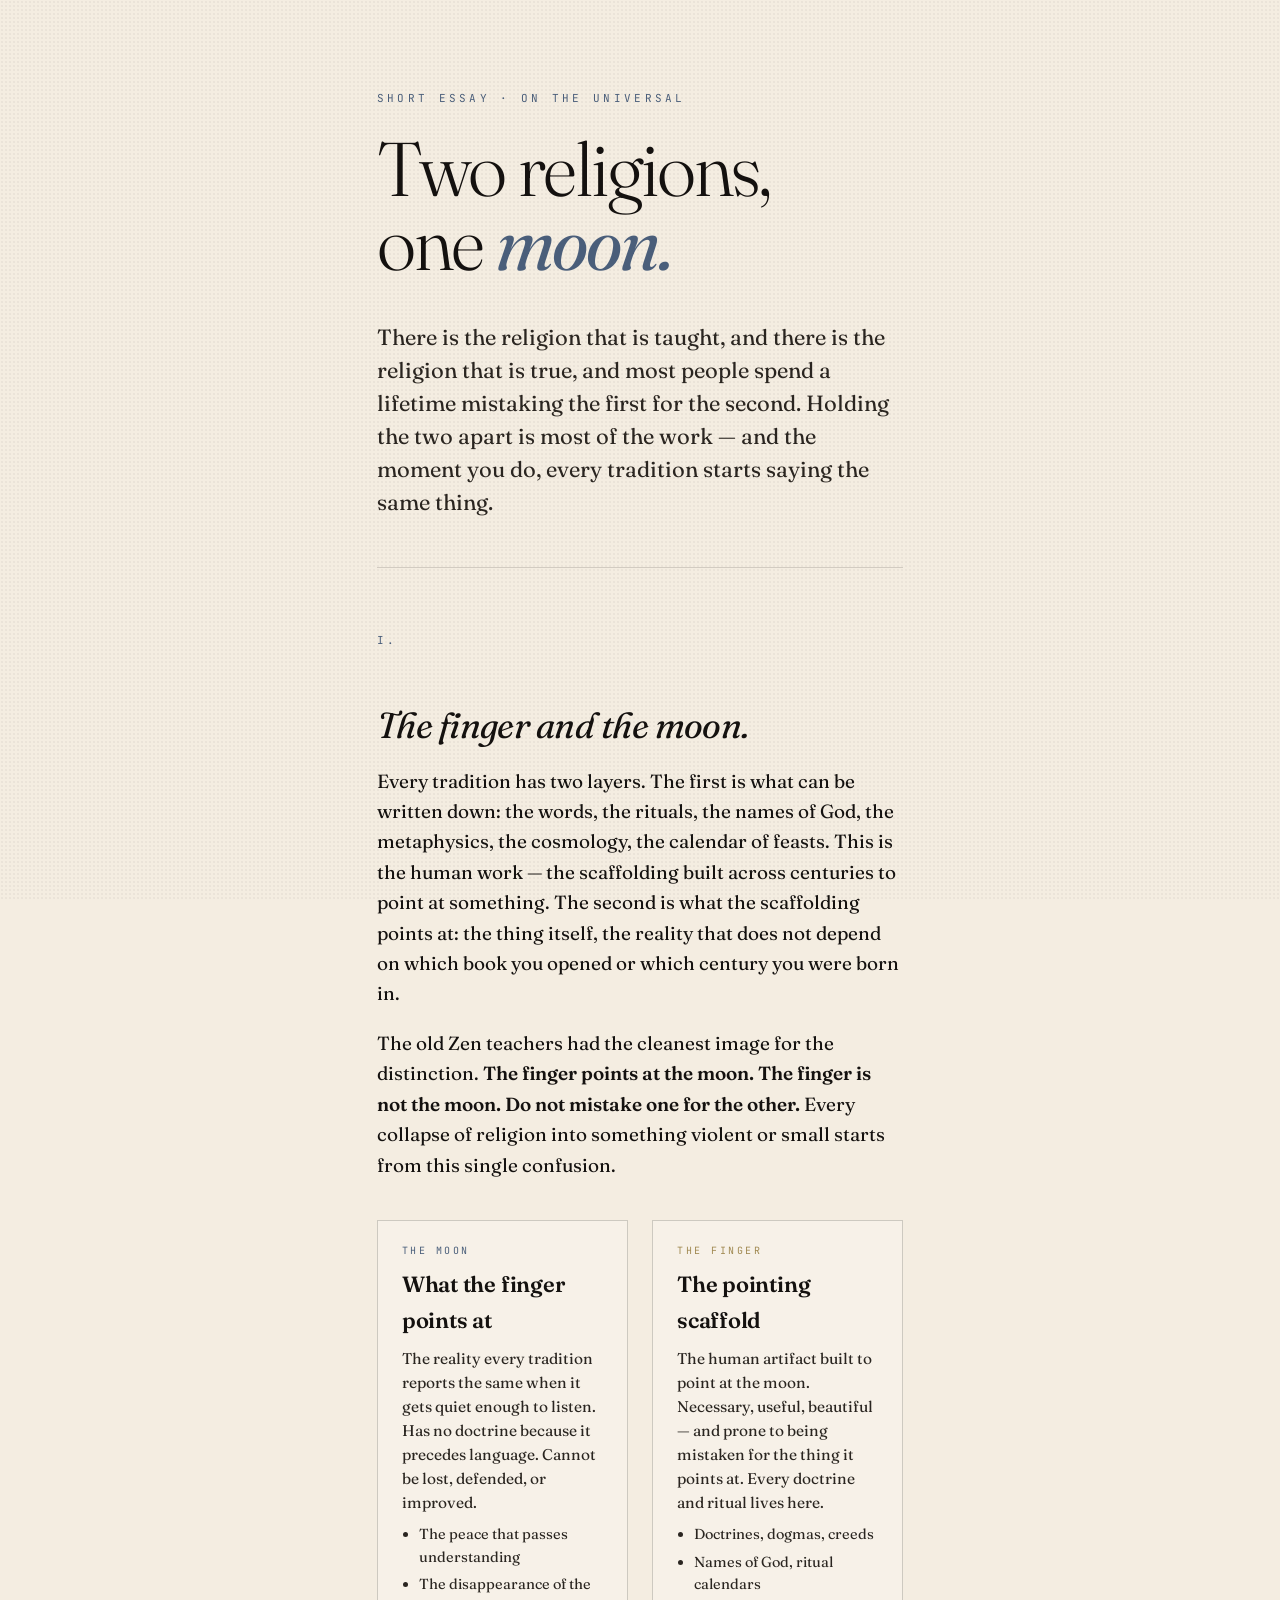
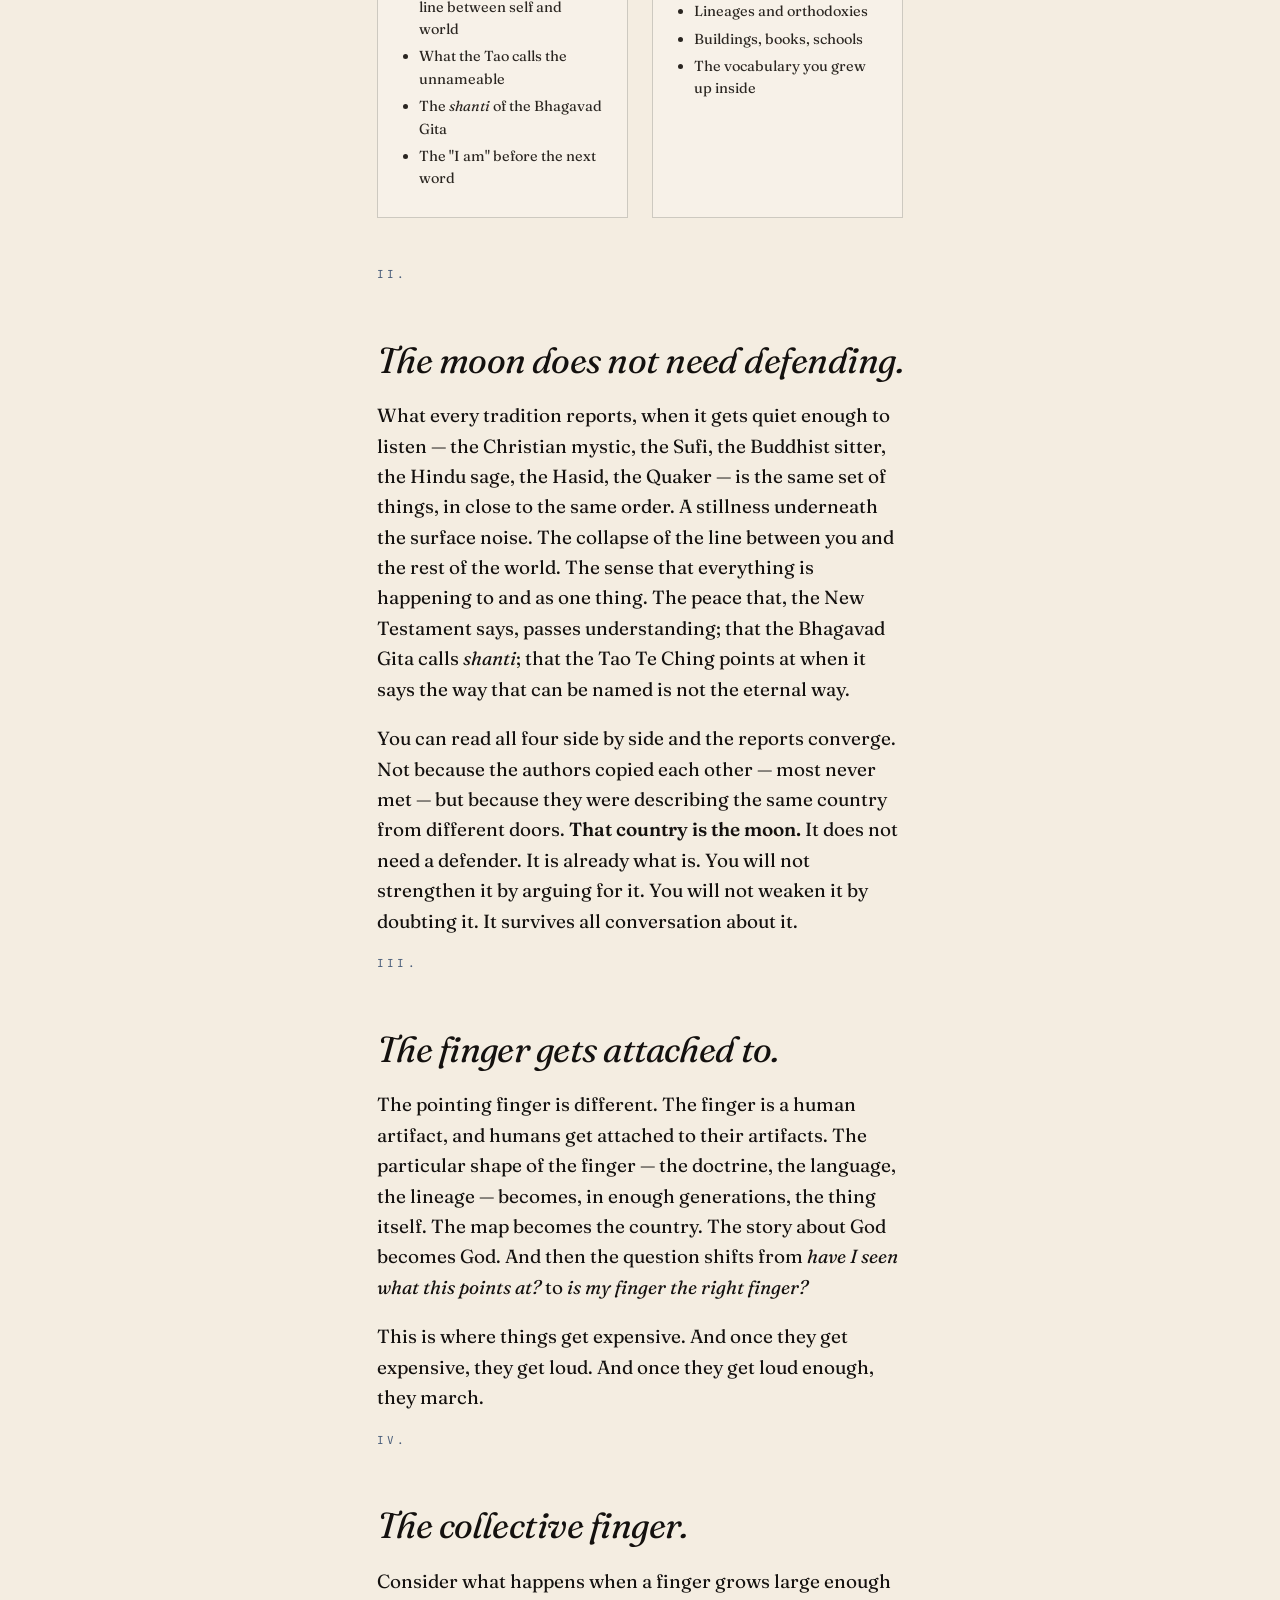
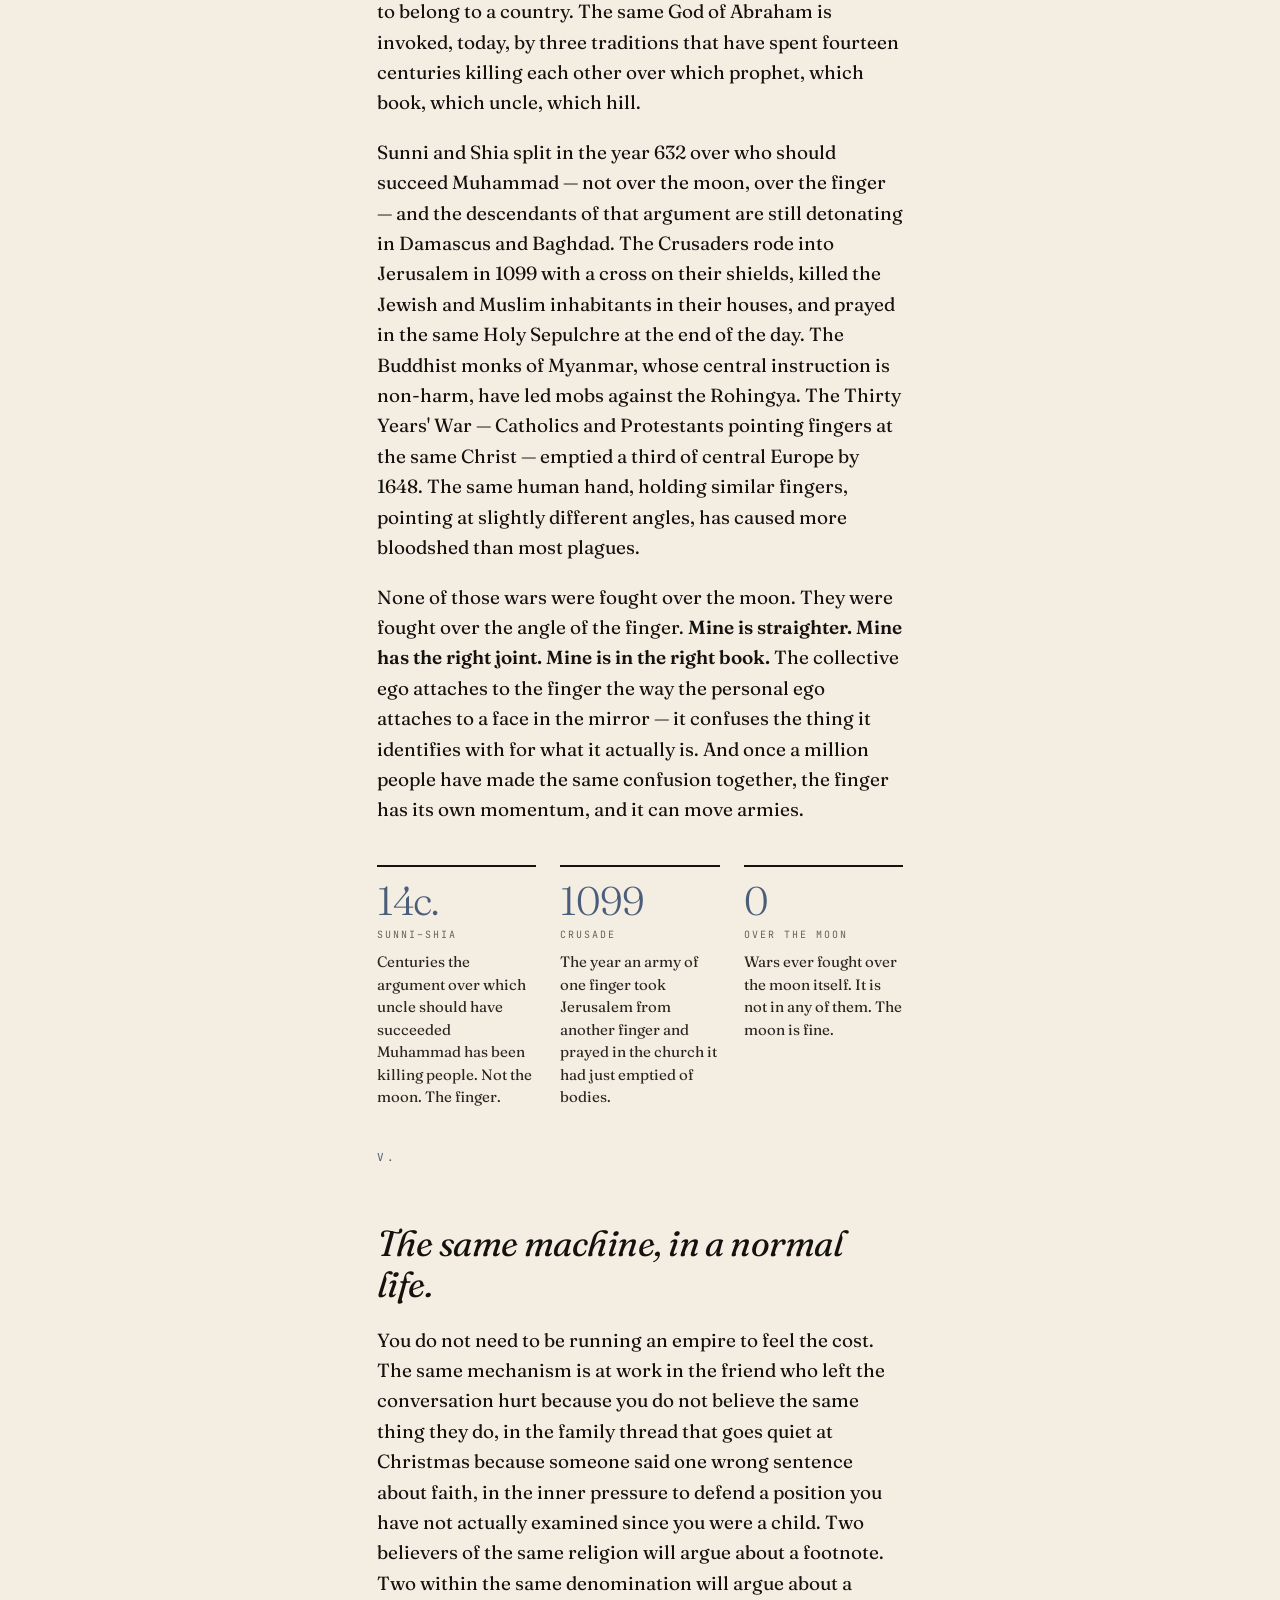
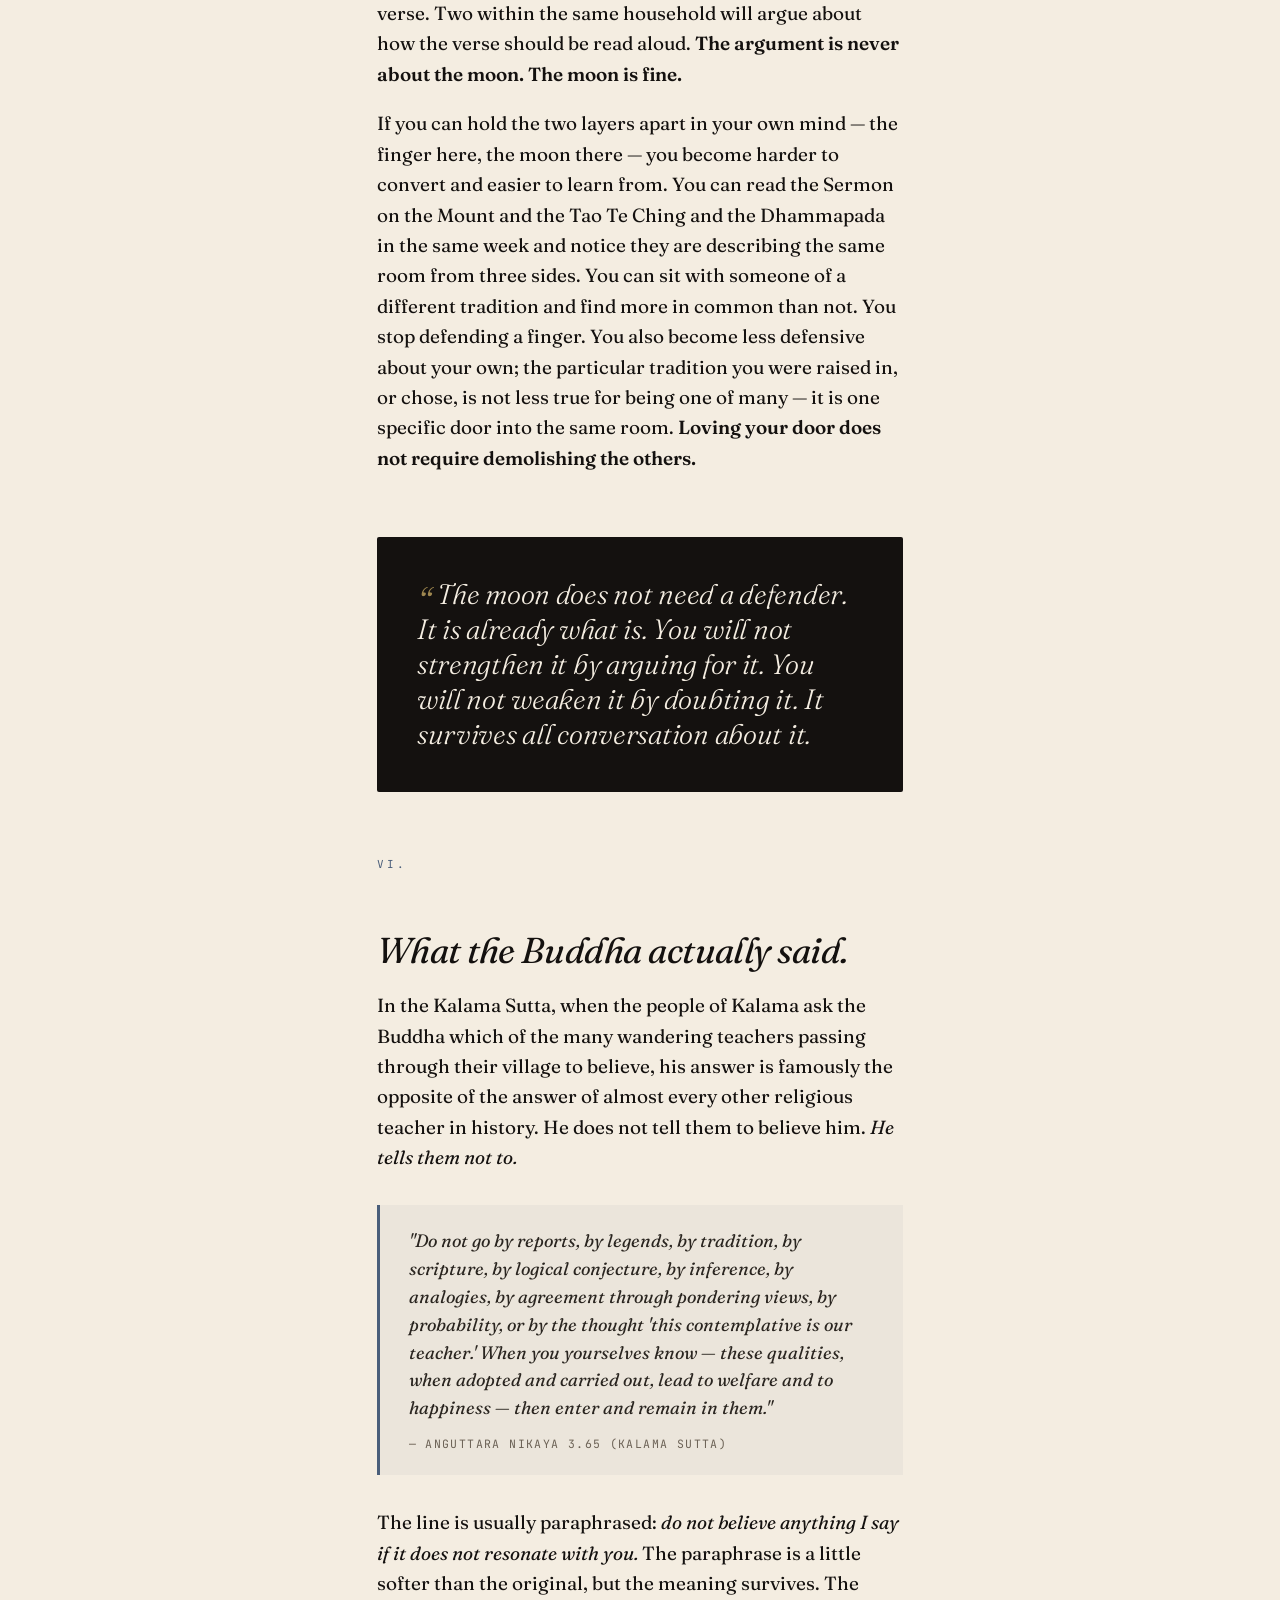
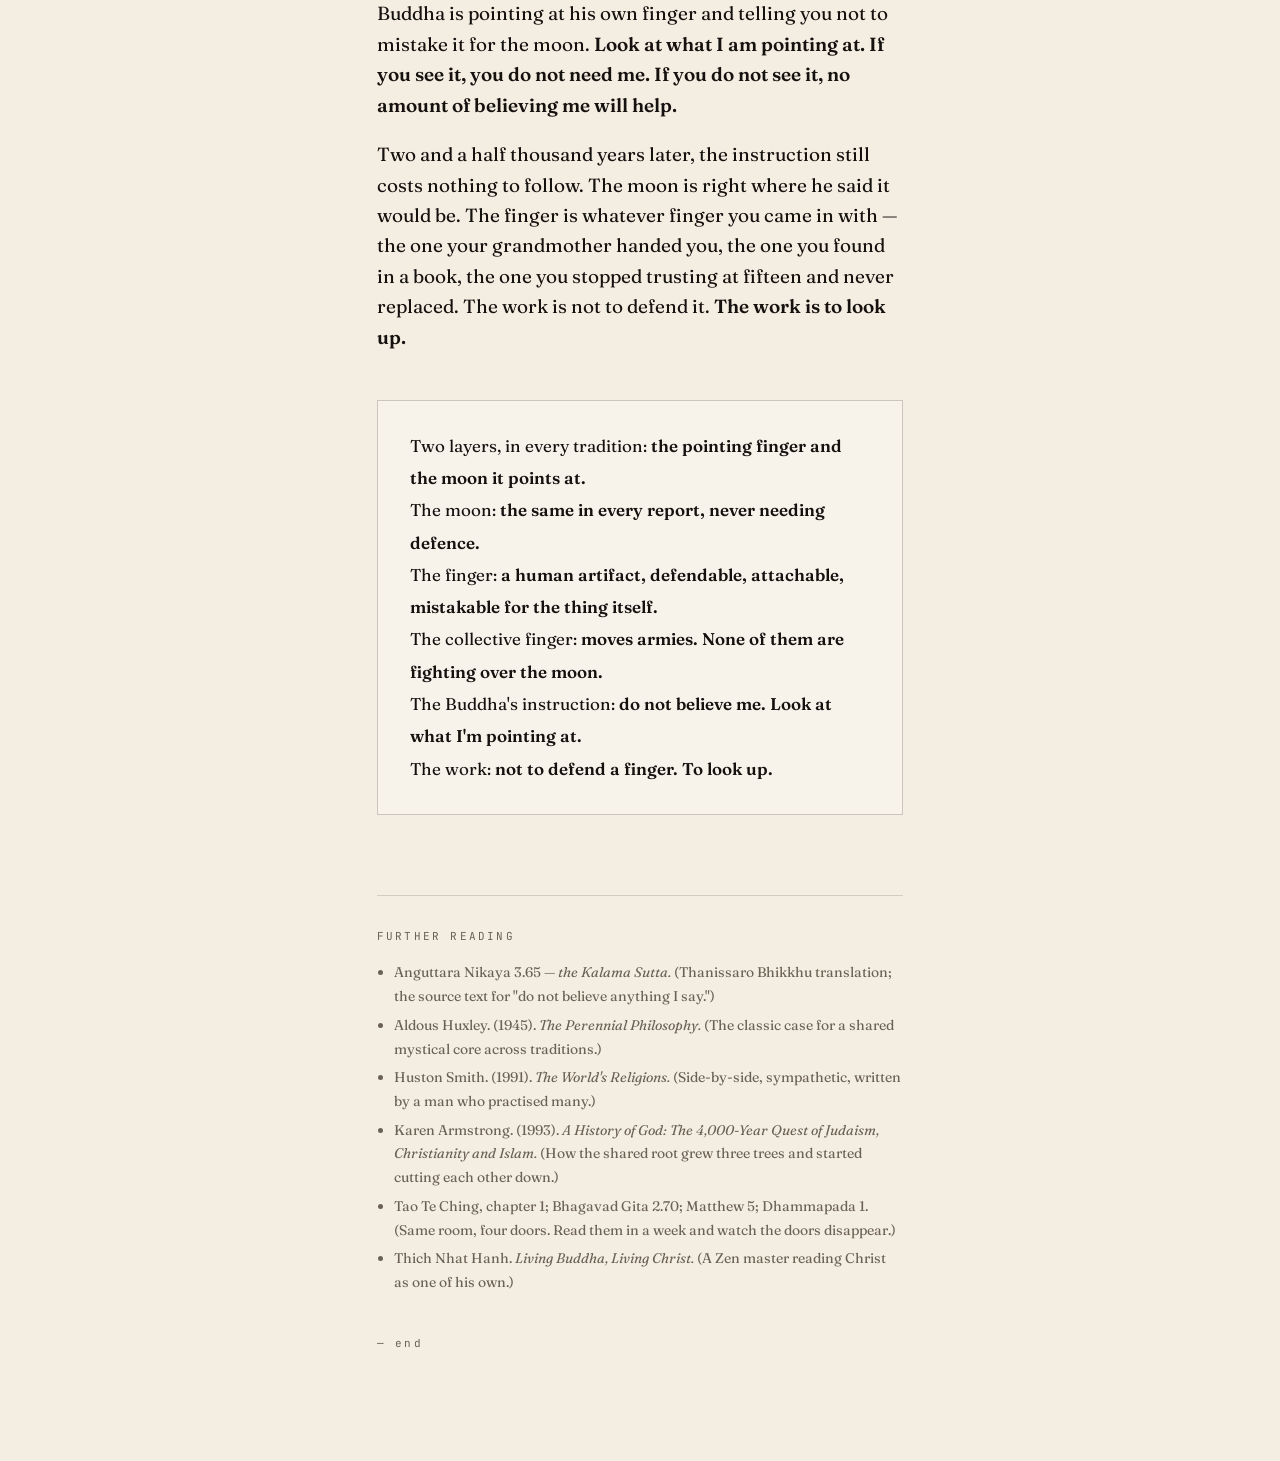
<file: studies/philosophy/the-finger-and-the-moon.html>
<!doctype html>
<html lang="en">
<head>
<meta charset="utf-8" />
<meta name="viewport" content="width=device-width,initial-scale=1" />
<title>The Finger and the Moon</title>
<link rel="preconnect" href="https://fonts.googleapis.com">
<link rel="preconnect" href="https://fonts.gstatic.com" crossorigin>
<link href="https://fonts.googleapis.com/css2?family=Fraunces:ital,opsz,wght@0,9..144,300;0,9..144,400;0,9..144,600;1,9..144,400&family=JetBrains+Mono:wght@400;500&display=swap" rel="stylesheet">
<style>
  :root {
    --ink: #14110f;
    --paper: #f4ede1;
    --paper-2: #ebe0cd;
    --accent: #4a5e7a;     /* slate — the moon, contemplation */
    --accent-2: #a08850;   /* warm gold — wisdom, the lamp */
    --muted: #6b6155;
  }
  * { box-sizing: border-box; }
  html, body { margin: 0; padding: 0; }
  body {
    background: var(--paper);
    color: var(--ink);
    font-family: "Fraunces", Georgia, serif;
    line-height: 1.6;
    font-size: 19px;
    -webkit-font-smoothing: antialiased;
  }
  body::before {
    content: "";
    position: fixed; inset: 0;
    pointer-events: none;
    background-image: radial-gradient(rgba(20,17,15,0.04) 1px, transparent 1px);
    background-size: 4px 4px;
    mix-blend-mode: multiply;
    z-index: 1;
  }
  .wrap { position: relative; z-index: 2; max-width: 680px; margin: 0 auto; padding: 10vh 6vw; }

  .kicker {
    font-family: "JetBrains Mono", monospace;
    font-size: 11px;
    letter-spacing: 0.3em;
    text-transform: uppercase;
    color: var(--accent);
    margin-bottom: 1.5rem;
  }
  h1 {
    font-family: "Fraunces", serif;
    font-weight: 300;
    font-size: clamp(40px, 7vw, 76px);
    line-height: 0.98;
    letter-spacing: -0.03em;
    margin: 0 0 2.5rem;
  }
  h1 em { font-style: italic; color: var(--accent); font-weight: 400; }

  .lede {
    font-size: 22px;
    line-height: 1.5;
    color: #2a2520;
    margin: 0 0 4rem;
    padding-bottom: 3rem;
    border-bottom: 1px solid rgba(20,17,15,0.15);
  }

  h2 {
    font-family: "Fraunces", serif;
    font-weight: 400;
    font-style: italic;
    font-size: clamp(26px, 3.5vw, 36px);
    line-height: 1.15;
    letter-spacing: -0.015em;
    margin: 3.5rem 0 1.2rem;
    max-width: 28ch;
  }
  .num {
    font-family: "JetBrains Mono", monospace;
    font-size: 11px;
    letter-spacing: 0.3em;
    color: var(--accent);
    display: block;
    margin-bottom: 0.6rem;
  }
  p { margin: 0 0 1.2rem; }
  p strong { font-weight: 600; }
  .src {
    font-family: "JetBrains Mono", monospace;
    font-size: 12.5px;
    color: var(--muted);
    letter-spacing: 0.01em;
  }

  /* Stat row */
  .stats {
    display: grid;
    grid-template-columns: repeat(3, 1fr);
    gap: 1.5rem;
    margin: 2.5rem 0;
  }
  @media (max-width: 640px) { .stats { grid-template-columns: 1fr; } }
  .stat { border-top: 2px solid var(--ink); padding-top: 0.9rem; }
  .stat .n {
    font-family: "Fraunces", serif;
    font-weight: 300;
    font-size: 40px;
    line-height: 1;
    letter-spacing: -0.03em;
    color: var(--accent);
    margin-bottom: 0.4rem;
  }
  .stat .k {
    font-family: "JetBrains Mono", monospace;
    font-size: 10px;
    letter-spacing: 0.2em;
    text-transform: uppercase;
    color: var(--muted);
    margin-bottom: 0.5rem;
  }
  .stat p { font-size: 15px; line-height: 1.5; margin: 0; color: #2a2520; }

  .pull {
    margin: 4rem 0;
    padding: 2.5rem;
    background: var(--ink);
    color: var(--paper);
    border-radius: 2px;
  }
  .pull blockquote {
    margin: 0;
    font-family: "Fraunces", serif;
    font-style: italic;
    font-weight: 300;
    font-size: clamp(22px, 3vw, 28px);
    line-height: 1.25;
    letter-spacing: -0.01em;
  }
  .pull blockquote::before {
    content: "“";
    color: var(--accent-2);
    font-size: 1.4em;
    line-height: 0;
    vertical-align: -0.3em;
    margin-right: 0.05em;
  }

  /* Long-form quote block */
  .quote {
    margin: 2rem 0;
    padding: 1.4rem 1.8rem;
    border-left: 3px solid var(--accent);
    background: rgba(74, 94, 122, 0.05);
    font-family: "Fraunces", serif;
    font-style: italic;
    font-size: 18px;
    line-height: 1.55;
    color: #2a2520;
  }
  .quote .attr {
    display: block;
    margin-top: 0.8rem;
    font-style: normal;
    font-family: "JetBrains Mono", monospace;
    font-size: 11.5px;
    letter-spacing: 0.12em;
    text-transform: uppercase;
    color: var(--muted);
  }

  /* Two-column compare: finger / moon */
  .compare {
    display: grid;
    grid-template-columns: 1fr 1fr;
    gap: 1.5rem;
    margin: 2.5rem 0 3rem;
  }
  @media (max-width: 640px) { .compare { grid-template-columns: 1fr; } }
  .col {
    border: 1px solid rgba(20,17,15,0.18);
    padding: 1.4rem 1.5rem;
    background: rgba(255,255,255,0.25);
  }
  .col .tag {
    font-family: "JetBrains Mono", monospace;
    font-size: 10px;
    letter-spacing: 0.25em;
    text-transform: uppercase;
    margin-bottom: 0.5rem;
  }
  .col.finger .tag { color: var(--accent-2); }
  .col.moon .tag { color: var(--accent); }
  .col h3 {
    font-family: "Fraunces", serif;
    font-weight: 600;
    font-size: 22px;
    margin: 0 0 0.55rem;
    letter-spacing: -0.01em;
  }
  .col p { font-size: 15.5px; line-height: 1.55; margin: 0 0 0.55rem; color: #2a2520; }
  .col p:last-child { margin-bottom: 0; }
  .col ul { margin: 0.4rem 0 0; padding-left: 1.05rem; font-size: 14.5px; line-height: 1.55; color: #2a2520; }
  .col li { margin-bottom: 0.3rem; }

  .summary {
    margin: 3rem 0 1rem;
    padding: 1.8rem 2rem;
    border: 1px solid rgba(20,17,15,0.2);
    background: rgba(255,255,255,0.3);
  }
  .summary p { margin: 0; font-size: 17px; line-height: 1.9; }

  .end {
    margin-top: 5rem;
    padding-top: 2rem;
    border-top: 1px solid rgba(20,17,15,0.15);
  }
  .end .label {
    font-family: "JetBrains Mono", monospace;
    font-size: 11px;
    letter-spacing: 0.2em;
    text-transform: uppercase;
    color: var(--muted);
    margin-bottom: 1rem;
  }
  .end ul { margin: 0; padding-left: 1.1rem; }
  .end li { font-size: 14px; line-height: 1.7; color: var(--muted); margin-bottom: 0.3rem; }
  .fin {
    margin-top: 2.5rem;
    font-family: "JetBrains Mono", monospace;
    font-size: 11px;
    letter-spacing: 0.2em;
    color: var(--muted);
  }
</style>
</head>
<body>
<div class="wrap">

  <div class="kicker">Short essay · on the universal</div>
  <h1>Two religions,<br>one <em>moon.</em></h1>

  <p class="lede">
    There is the religion that is taught, and there is the religion that is true, and most people spend a lifetime mistaking the first for the second. Holding the two apart is most of the work — and the moment you do, every tradition starts saying the same thing.
  </p>

  <span class="num">I.</span>
  <h2>The finger and the moon.</h2>
  <p>
    Every tradition has two layers. The first is what can be written down: the words, the rituals, the names of God, the metaphysics, the cosmology, the calendar of feasts. This is the human work — the scaffolding built across centuries to point at something. The second is what the scaffolding points at: the thing itself, the reality that does not depend on which book you opened or which century you were born in.
  </p>
  <p>
    The old Zen teachers had the cleanest image for the distinction. <strong>The finger points at the moon. The finger is not the moon. Do not mistake one for the other.</strong> Every collapse of religion into something violent or small starts from this single confusion.
  </p>

  <div class="compare">
    <div class="col moon">
      <div class="tag">The moon</div>
      <h3>What the finger points at</h3>
      <p>The reality every tradition reports the same when it gets quiet enough to listen. Has no doctrine because it precedes language. Cannot be lost, defended, or improved.</p>
      <ul>
        <li>The peace that passes understanding</li>
        <li>The disappearance of the line between self and world</li>
        <li>What the Tao calls the unnameable</li>
        <li>The <em>shanti</em> of the Bhagavad Gita</li>
        <li>The "I am" before the next word</li>
      </ul>
    </div>
    <div class="col finger">
      <div class="tag">The finger</div>
      <h3>The pointing scaffold</h3>
      <p>The human artifact built to point at the moon. Necessary, useful, beautiful — and prone to being mistaken for the thing it points at. Every doctrine and ritual lives here.</p>
      <ul>
        <li>Doctrines, dogmas, creeds</li>
        <li>Names of God, ritual calendars</li>
        <li>Lineages and orthodoxies</li>
        <li>Buildings, books, schools</li>
        <li>The vocabulary you grew up inside</li>
      </ul>
    </div>
  </div>

  <span class="num">II.</span>
  <h2>The moon does not need defending.</h2>
  <p>
    What every tradition reports, when it gets quiet enough to listen — the Christian mystic, the Sufi, the Buddhist sitter, the Hindu sage, the Hasid, the Quaker — is the same set of things, in close to the same order. A stillness underneath the surface noise. The collapse of the line between you and the rest of the world. The sense that everything is happening to and as one thing. The peace that, the New Testament says, passes understanding; that the Bhagavad Gita calls <em>shanti</em>; that the Tao Te Ching points at when it says the way that can be named is not the eternal way.
  </p>
  <p>
    You can read all four side by side and the reports converge. Not because the authors copied each other — most never met — but because they were describing the same country from different doors. <strong>That country is the moon.</strong> It does not need a defender. It is already what is. You will not strengthen it by arguing for it. You will not weaken it by doubting it. It survives all conversation about it.
  </p>

  <span class="num">III.</span>
  <h2>The finger gets attached to.</h2>
  <p>
    The pointing finger is different. The finger is a human artifact, and humans get attached to their artifacts. The particular shape of the finger — the doctrine, the language, the lineage — becomes, in enough generations, the thing itself. The map becomes the country. The story about God becomes God. And then the question shifts from <em>have I seen what this points at?</em> to <em>is my finger the right finger?</em>
  </p>
  <p>
    This is where things get expensive. And once they get expensive, they get loud. And once they get loud enough, they march.
  </p>

  <span class="num">IV.</span>
  <h2>The collective finger.</h2>
  <p>
    Consider what happens when a finger grows large enough to belong to a country. The same God of Abraham is invoked, today, by three traditions that have spent fourteen centuries killing each other over which prophet, which book, which uncle, which hill.
  </p>
  <p>
    Sunni and Shia split in the year 632 over who should succeed Muhammad — not over the moon, over the finger — and the descendants of that argument are still detonating in Damascus and Baghdad. The Crusaders rode into Jerusalem in 1099 with a cross on their shields, killed the Jewish and Muslim inhabitants in their houses, and prayed in the same Holy Sepulchre at the end of the day. The Buddhist monks of Myanmar, whose central instruction is non-harm, have led mobs against the Rohingya. The Thirty Years' War — Catholics and Protestants pointing fingers at the same Christ — emptied a third of central Europe by 1648. The same human hand, holding similar fingers, pointing at slightly different angles, has caused more bloodshed than most plagues.
  </p>
  <p>
    None of those wars were fought over the moon. They were fought over the angle of the finger. <strong>Mine is straighter. Mine has the right joint. Mine is in the right book.</strong> The collective ego attaches to the finger the way the personal ego attaches to a face in the mirror — it confuses the thing it identifies with for what it actually is. And once a million people have made the same confusion together, the finger has its own momentum, and it can move armies.
  </p>

  <div class="stats">
    <div class="stat"><div class="n">14c.</div><div class="k">Sunni–Shia</div><p>Centuries the argument over which uncle should have succeeded Muhammad has been killing people. Not the moon. The finger.</p></div>
    <div class="stat"><div class="n">1099</div><div class="k">Crusade</div><p>The year an army of one finger took Jerusalem from another finger and prayed in the church it had just emptied of bodies.</p></div>
    <div class="stat"><div class="n">0</div><div class="k">over the moon</div><p>Wars ever fought over the moon itself. It is not in any of them. The moon is fine.</p></div>
  </div>

  <span class="num">V.</span>
  <h2>The same machine, in a normal life.</h2>
  <p>
    You do not need to be running an empire to feel the cost. The same mechanism is at work in the friend who left the conversation hurt because you do not believe the same thing they do, in the family thread that goes quiet at Christmas because someone said one wrong sentence about faith, in the inner pressure to defend a position you have not actually examined since you were a child. Two believers of the same religion will argue about a footnote. Two within the same denomination will argue about a verse. Two within the same household will argue about how the verse should be read aloud. <strong>The argument is never about the moon. The moon is fine.</strong>
  </p>
  <p>
    If you can hold the two layers apart in your own mind — the finger here, the moon there — you become harder to convert and easier to learn from. You can read the Sermon on the Mount and the Tao Te Ching and the Dhammapada in the same week and notice they are describing the same room from three sides. You can sit with someone of a different tradition and find more in common than not. You stop defending a finger. You also become less defensive about your own; the particular tradition you were raised in, or chose, is not less true for being one of many — it is one specific door into the same room. <strong>Loving your door does not require demolishing the others.</strong>
  </p>

  <div class="pull">
    <blockquote>
      The moon does not need a defender. It is already what is. You will not strengthen it by arguing for it. You will not weaken it by doubting it. It survives all conversation about it.
    </blockquote>
  </div>

  <span class="num">VI.</span>
  <h2>What the Buddha actually said.</h2>
  <p>
    In the Kalama Sutta, when the people of Kalama ask the Buddha which of the many wandering teachers passing through their village to believe, his answer is famously the opposite of the answer of almost every other religious teacher in history. He does not tell them to believe him. <em>He tells them not to.</em>
  </p>

  <div class="quote">
    "Do not go by reports, by legends, by tradition, by scripture, by logical conjecture, by inference, by analogies, by agreement through pondering views, by probability, or by the thought 'this contemplative is our teacher.' When you yourselves know — these qualities, when adopted and carried out, lead to welfare and to happiness — then enter and remain in them."
    <span class="attr">— Anguttara Nikaya 3.65 (Kalama Sutta)</span>
  </div>

  <p>
    The line is usually paraphrased: <em>do not believe anything I say if it does not resonate with you.</em> The paraphrase is a little softer than the original, but the meaning survives. The Buddha is pointing at his own finger and telling you not to mistake it for the moon. <strong>Look at what I am pointing at. If you see it, you do not need me. If you do not see it, no amount of believing me will help.</strong>
  </p>
  <p>
    Two and a half thousand years later, the instruction still costs nothing to follow. The moon is right where he said it would be. The finger is whatever finger you came in with — the one your grandmother handed you, the one you found in a book, the one you stopped trusting at fifteen and never replaced. The work is not to defend it. <strong>The work is to look up.</strong>
  </p>

  <div class="summary">
    <p>
      Two layers, in every tradition: <strong>the pointing finger and the moon it points at.</strong><br>
      The moon: <strong>the same in every report, never needing defence.</strong><br>
      The finger: <strong>a human artifact, defendable, attachable, mistakable for the thing itself.</strong><br>
      The collective finger: <strong>moves armies. None of them are fighting over the moon.</strong><br>
      The Buddha's instruction: <strong>do not believe me. Look at what I'm pointing at.</strong><br>
      The work: <strong>not to defend a finger. To look up.</strong>
    </p>
  </div>

  <div class="end">
    <div class="label">Further reading</div>
    <ul>
      <li>Anguttara Nikaya 3.65 — <em>the Kalama Sutta.</em> (Thanissaro Bhikkhu translation; the source text for "do not believe anything I say.")</li>
      <li>Aldous Huxley. (1945). <em>The Perennial Philosophy.</em> (The classic case for a shared mystical core across traditions.)</li>
      <li>Huston Smith. (1991). <em>The World's Religions.</em> (Side-by-side, sympathetic, written by a man who practised many.)</li>
      <li>Karen Armstrong. (1993). <em>A History of God: The 4,000-Year Quest of Judaism, Christianity and Islam.</em> (How the shared root grew three trees and started cutting each other down.)</li>
      <li>Tao Te Ching, chapter 1; Bhagavad Gita 2.70; Matthew 5; Dhammapada 1. (Same room, four doors. Read them in a week and watch the doors disappear.)</li>
      <li>Thich Nhat Hanh. <em>Living Buddha, Living Christ.</em> (A Zen master reading Christ as one of his own.)</li>
    </ul>
    <p class="fin">— end</p>
  </div>

</div>
</body>
</html>
</file>
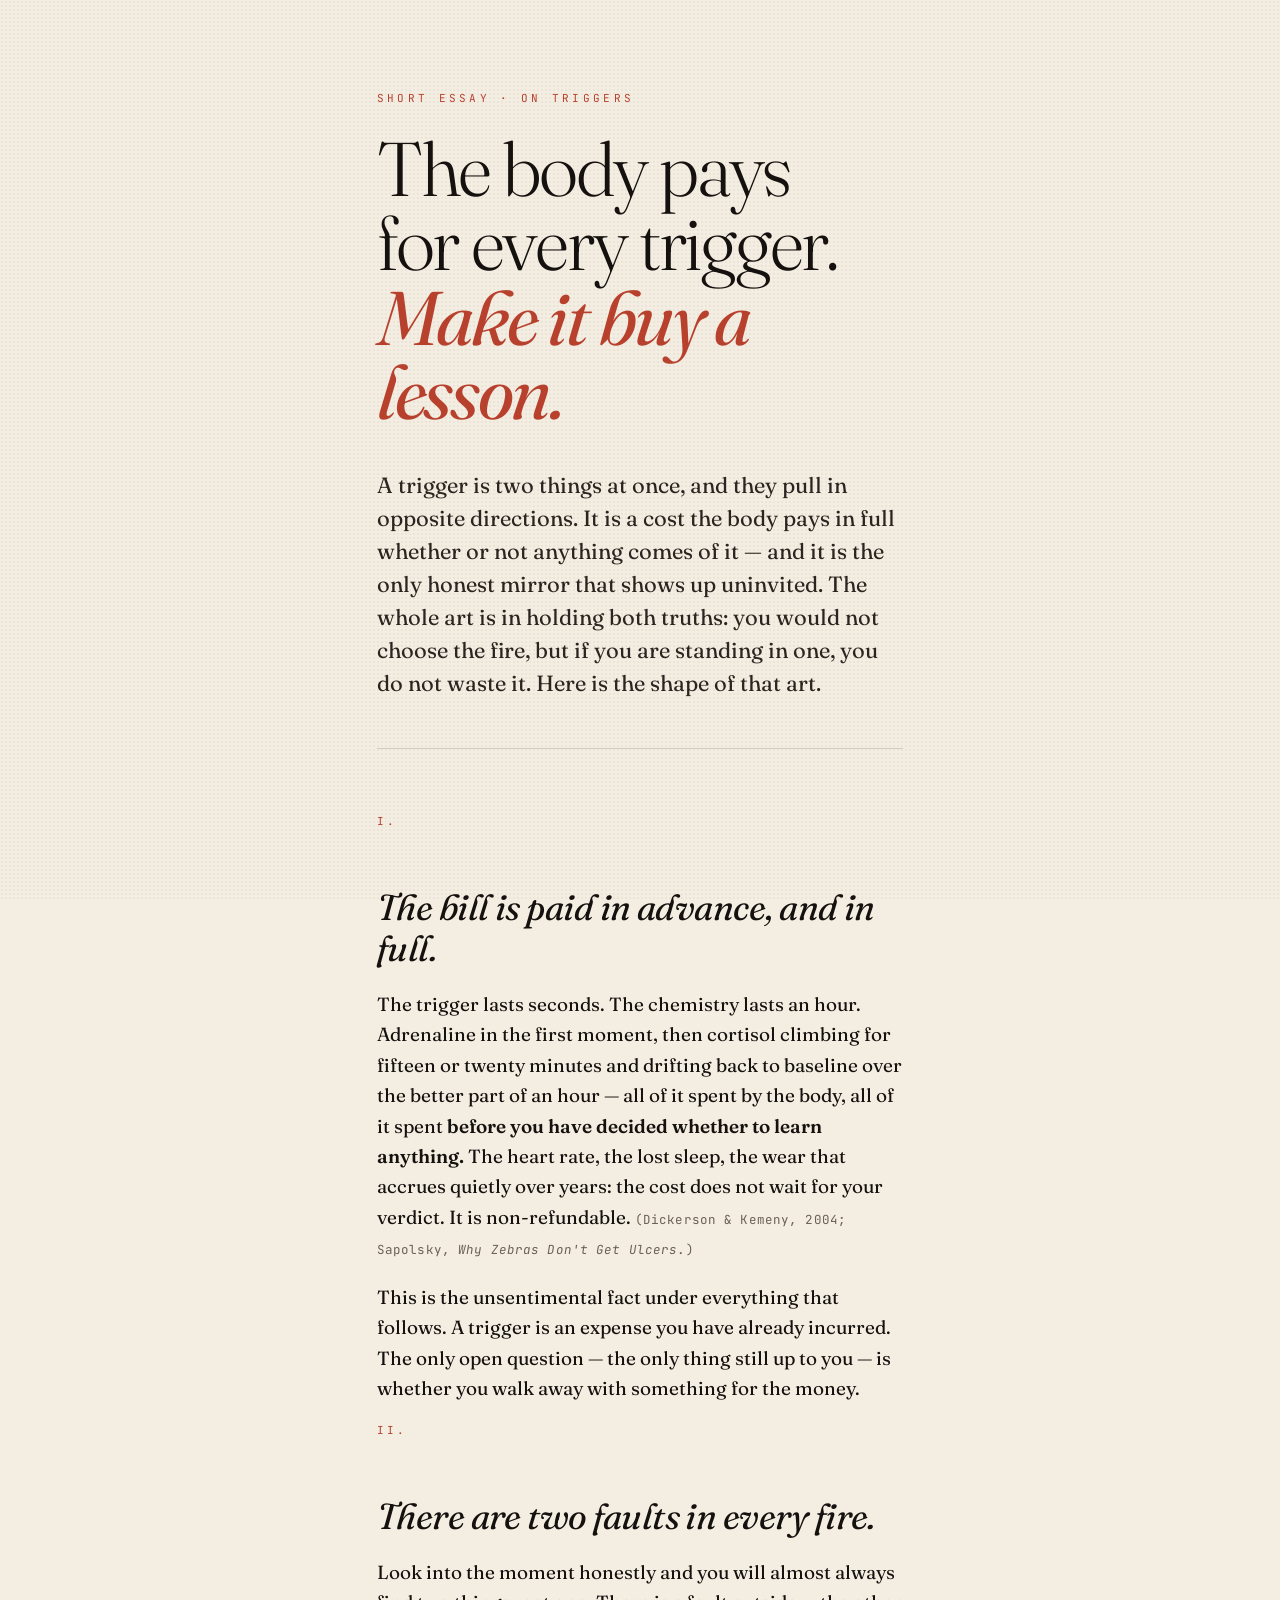
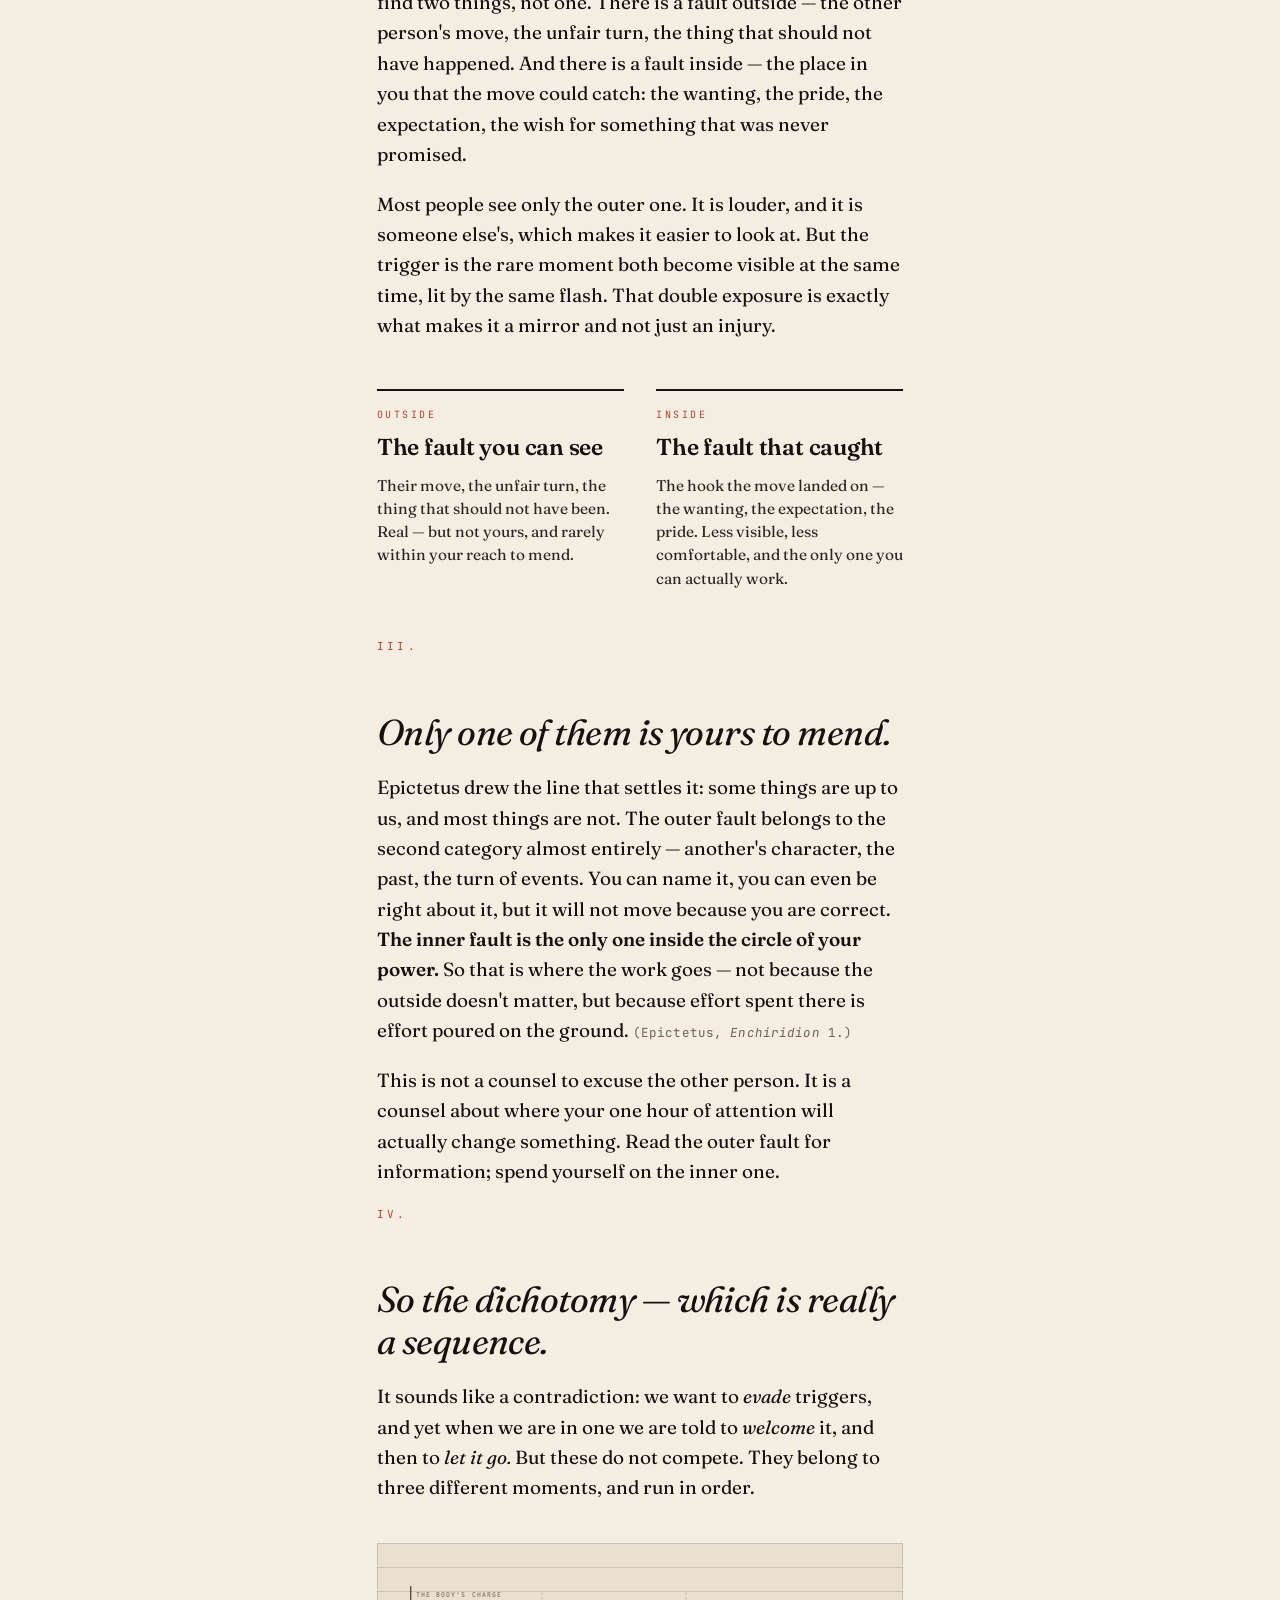
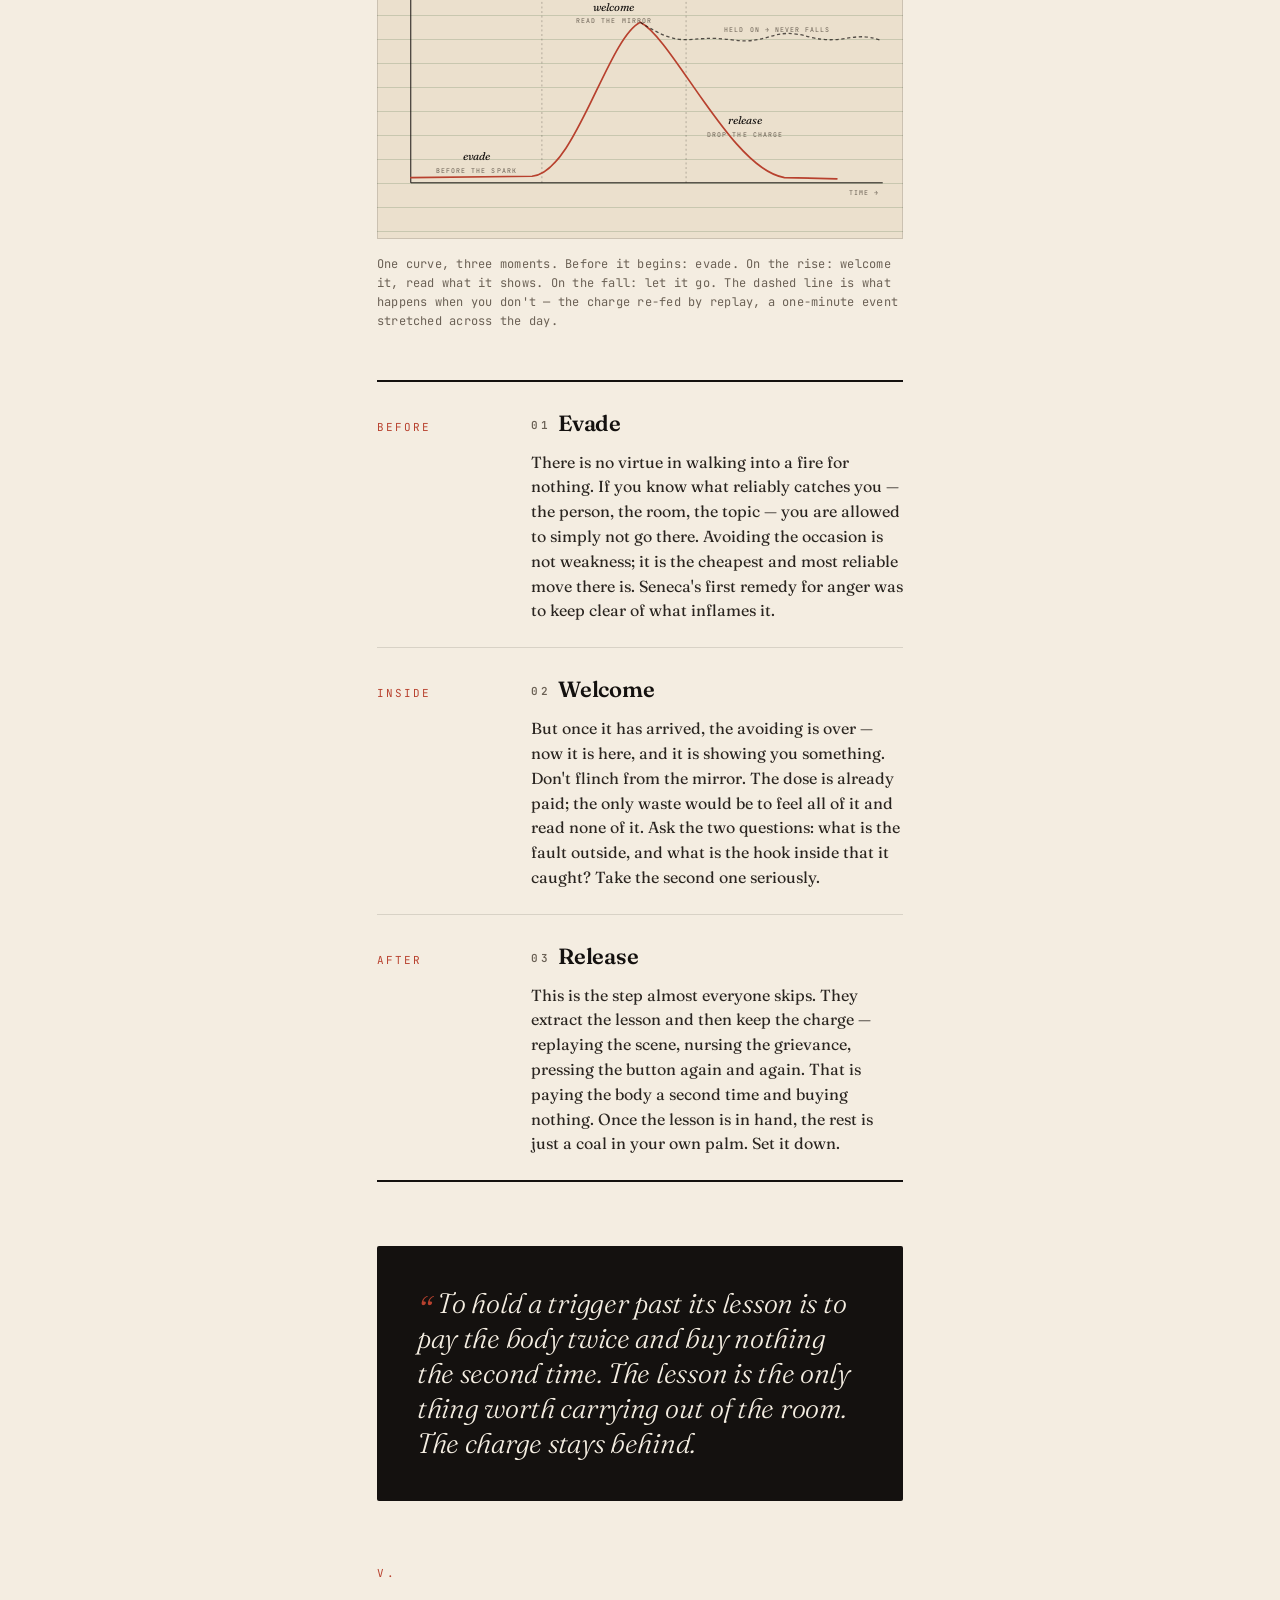
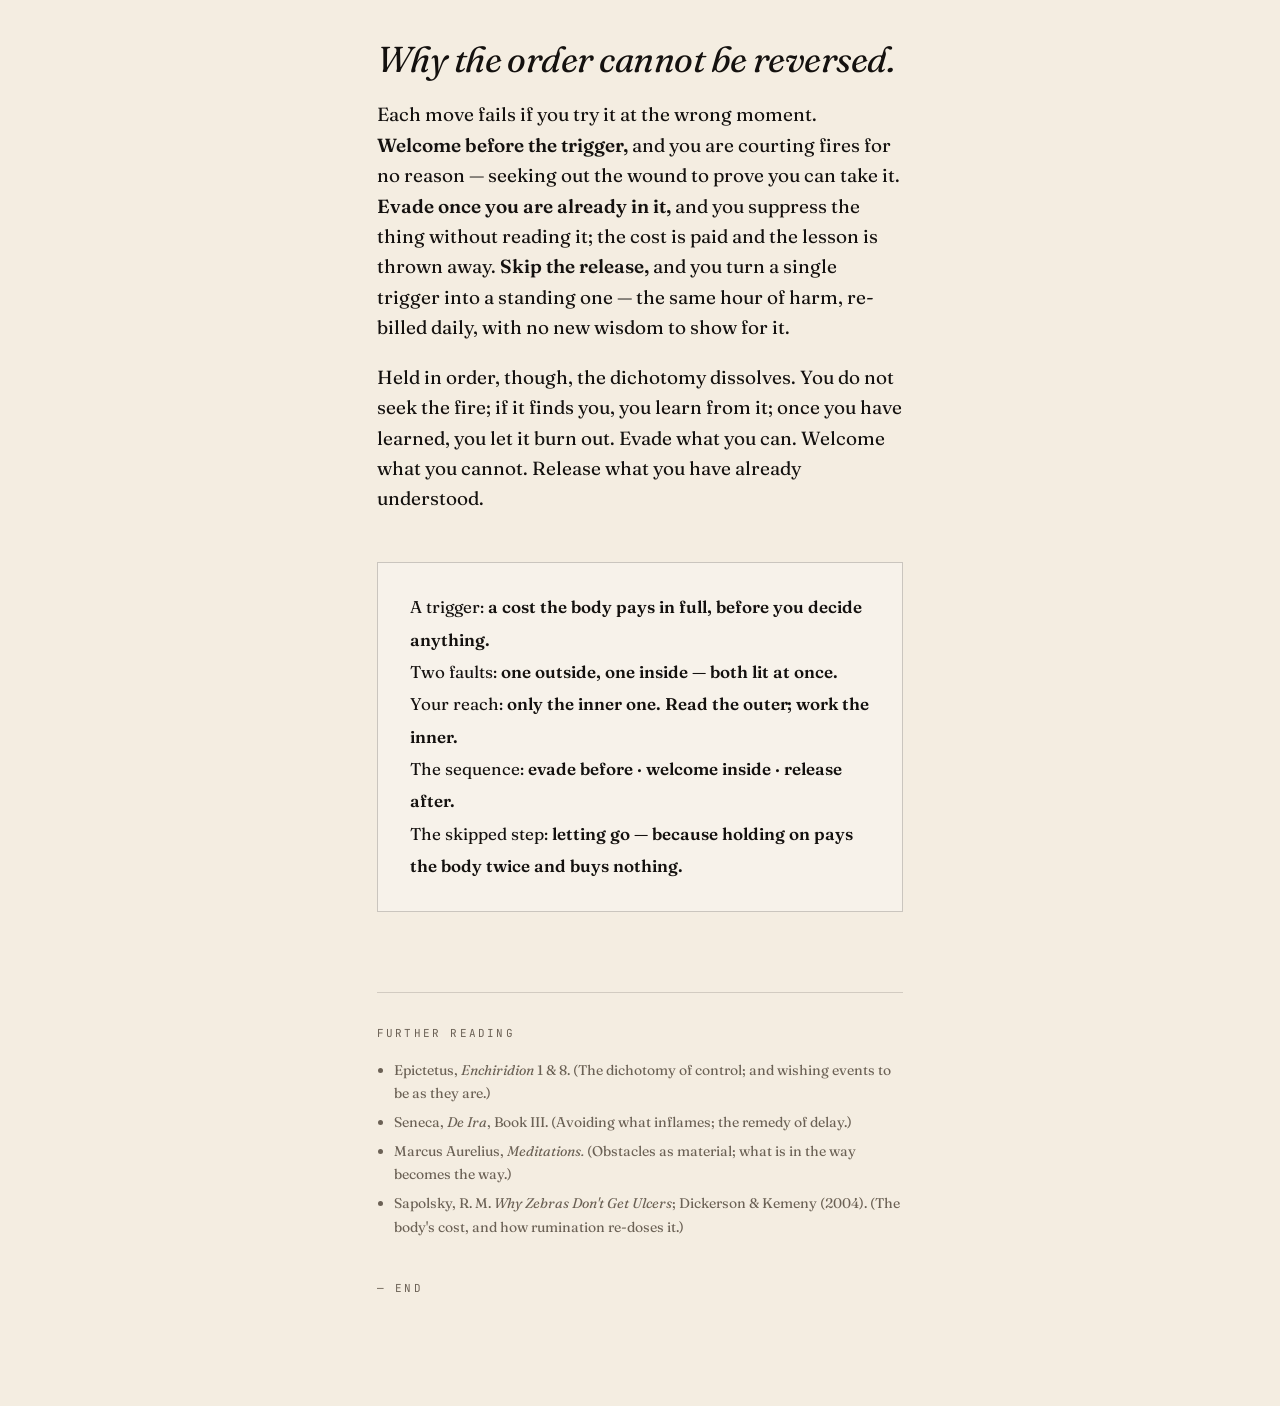
<file: studies/triggers/the-tax-and-the-teacher.html>
<!doctype html>
<html lang="en">
<head>
<meta charset="utf-8" />
<meta name="viewport" content="width=device-width,initial-scale=1" />
<title>The Tax and the Teacher</title>
<link rel="preconnect" href="https://fonts.googleapis.com">
<link rel="preconnect" href="https://fonts.gstatic.com" crossorigin>
<link href="https://fonts.googleapis.com/css2?family=Fraunces:ital,opsz,wght@0,9..144,300;0,9..144,400;0,9..144,600;1,9..144,400&family=JetBrains+Mono:wght@400;500&display=swap" rel="stylesheet">
<style>
  :root {
    --ink: #14110f;
    --paper: #f4ede1;
    --paper-2: #ebe0cd;
    --accent: #b8412e;     /* the body's charge — terracotta */
    --accent-2: #6b8460;   /* the lesson, the release — sage */
    --muted: #6b6155;
  }
  * { box-sizing: border-box; }
  html, body { margin: 0; padding: 0; }
  body {
    background: var(--paper);
    color: var(--ink);
    font-family: "Fraunces", Georgia, serif;
    line-height: 1.6;
    font-size: 19px;
    -webkit-font-smoothing: antialiased;
  }
  body::before {
    content: "";
    position: fixed; inset: 0;
    pointer-events: none;
    background-image: radial-gradient(rgba(20,17,15,0.04) 1px, transparent 1px);
    background-size: 4px 4px;
    mix-blend-mode: multiply;
    z-index: 1;
  }
  .wrap { position: relative; z-index: 2; max-width: 680px; margin: 0 auto; padding: 10vh 6vw; }

  .kicker {
    font-family: "JetBrains Mono", monospace;
    font-size: 11px;
    letter-spacing: 0.3em;
    text-transform: uppercase;
    color: var(--accent);
    margin-bottom: 1.5rem;
  }
  h1 {
    font-family: "Fraunces", serif;
    font-weight: 300;
    font-size: clamp(40px, 7vw, 76px);
    line-height: 0.98;
    letter-spacing: -0.03em;
    margin: 0 0 2.5rem;
  }
  h1 em { font-style: italic; color: var(--accent); font-weight: 400; }

  .lede {
    font-size: 22px;
    line-height: 1.5;
    color: #2a2520;
    margin: 0 0 4rem;
    padding-bottom: 3rem;
    border-bottom: 1px solid rgba(20,17,15,0.15);
  }

  h2 {
    font-family: "Fraunces", serif;
    font-weight: 400;
    font-style: italic;
    font-size: clamp(26px, 3.5vw, 36px);
    line-height: 1.15;
    letter-spacing: -0.015em;
    margin: 3.5rem 0 1.2rem;
    max-width: 26ch;
  }
  .num {
    font-family: "JetBrains Mono", monospace;
    font-size: 11px;
    letter-spacing: 0.3em;
    color: var(--accent);
    display: block;
    margin-bottom: 0.6rem;
  }
  p { margin: 0 0 1.2rem; }
  p strong { font-weight: 600; }
  .src {
    font-family: "JetBrains Mono", monospace;
    font-size: 12.5px;
    color: var(--muted);
    letter-spacing: 0.01em;
  }

  /* Diagram */
  .chart-wrap { margin: 2.5rem 0 3rem; }
  .chart {
    width: 100%;
    aspect-ratio: 16 / 9;
    background:
      repeating-linear-gradient(to bottom,
        transparent 0, transparent 23px,
        rgba(107, 132, 96, 0.28) 23px, rgba(107, 132, 96, 0.28) 24px),
      var(--paper-2);
    border: 1px solid rgba(20,17,15,0.15);
    position: relative;
    overflow: hidden;
  }
  .chart svg { width: 100%; height: 100%; display: block; }
  .axis-line { stroke: var(--ink); stroke-width: 1.5; }
  .divider { stroke: var(--ink); stroke-width: 1; stroke-dasharray: 3 4; opacity: 0.4; }
  .curve { fill: none; stroke: var(--accent); stroke-width: 2.6; stroke-linejoin: round; stroke-linecap: round; }
  .curve-held { fill: none; stroke: var(--ink); stroke-width: 2; stroke-dasharray: 5 4; opacity: 0.7; }
  .zone-label { font-family: "Fraunces", serif; font-style: italic; font-size: 17px; fill: var(--ink); }
  .chart-mono {
    font-family: "JetBrains Mono", monospace;
    font-size: 10px;
    letter-spacing: 0.16em;
    text-transform: uppercase;
    fill: var(--muted);
  }
  .chart-caption {
    margin-top: 1rem;
    font-family: "JetBrains Mono", monospace;
    font-size: 12px;
    letter-spacing: 0.02em;
    color: var(--muted);
    line-height: 1.6;
  }

  /* Two faults grid */
  .three {
    display: grid;
    grid-template-columns: repeat(2, 1fr);
    gap: 1.5rem 2rem;
    margin: 3rem 0;
  }
  @media (max-width: 640px) { .three { grid-template-columns: 1fr; } }
  .word { border-top: 2px solid var(--ink); padding-top: 1rem; }
  .word .label {
    font-family: "JetBrains Mono", monospace;
    font-size: 10px;
    letter-spacing: 0.25em;
    text-transform: uppercase;
    color: var(--accent);
    margin-bottom: 0.4rem;
  }
  .word h3 {
    font-family: "Fraunces", serif;
    font-weight: 600;
    font-size: 23px;
    margin: 0 0 0.5rem;
    letter-spacing: -0.01em;
  }
  .word p { font-size: 15.5px; line-height: 1.5; margin: 0; color: #2a2520; }

  .pull {
    margin: 4rem 0;
    padding: 2.5rem;
    background: var(--ink);
    color: var(--paper);
    border-radius: 2px;
  }
  .pull blockquote {
    margin: 0;
    font-family: "Fraunces", serif;
    font-style: italic;
    font-weight: 300;
    font-size: clamp(22px, 3vw, 28px);
    line-height: 1.25;
    letter-spacing: -0.01em;
  }
  .pull blockquote::before {
    content: "\201C";
    color: var(--accent);
    font-size: 1.4em;
    line-height: 0;
    vertical-align: -0.3em;
    margin-right: 0.05em;
  }

  /* The three moves */
  .protocol {
    margin: 2rem 0 3rem;
    border-top: 2px solid var(--ink);
    border-bottom: 2px solid var(--ink);
  }
  .step {
    display: grid;
    grid-template-columns: 130px 1fr;
    gap: 1.5rem;
    padding: 1.5rem 0;
    border-top: 1px solid rgba(20,17,15,0.12);
    align-items: baseline;
  }
  .step:first-child { border-top: none; }
  .step .time {
    font-family: "JetBrains Mono", monospace;
    font-size: 11px;
    letter-spacing: 0.18em;
    color: var(--accent);
    text-transform: uppercase;
    padding-top: 0.35rem;
  }
  .step h3 {
    font-family: "Fraunces", serif;
    font-weight: 600;
    font-size: 22px;
    margin: 0 0 0.55rem;
    letter-spacing: -0.01em;
  }
  .step h3 .order {
    font-family: "JetBrains Mono", monospace;
    font-size: 11px;
    letter-spacing: 0.25em;
    color: var(--muted);
    margin-right: 0.7em;
    vertical-align: 0.18em;
  }
  .step p { font-size: 16px; line-height: 1.55; margin: 0; color: #2a2520; }
  @media (max-width: 640px) {
    .step { grid-template-columns: 1fr; gap: 0.4rem; padding: 1.3rem 0; }
    .step .time { padding-top: 0; }
  }

  .summary {
    margin: 3rem 0 1rem;
    padding: 1.8rem 2rem;
    border: 1px solid rgba(20,17,15,0.2);
    background: rgba(255,255,255,0.3);
  }
  .summary p { margin: 0; font-size: 17px; line-height: 1.9; }

  .end {
    margin-top: 5rem;
    padding-top: 2rem;
    border-top: 1px solid rgba(20,17,15,0.15);
  }
  .end .label {
    font-family: "JetBrains Mono", monospace;
    font-size: 11px;
    letter-spacing: 0.2em;
    text-transform: uppercase;
    color: var(--muted);
    margin-bottom: 1rem;
  }
  .end ul { margin: 0; padding-left: 1.1rem; }
  .end li { font-size: 14px; line-height: 1.7; color: var(--muted); margin-bottom: 0.3rem; }
  .fin {
    margin-top: 2.5rem;
    font-family: "JetBrains Mono", monospace;
    font-size: 11px;
    letter-spacing: 0.2em;
    text-transform: uppercase;
    color: var(--muted);
  }
</style>
</head>
<body>
<div class="wrap">

  <div class="kicker">Short essay · on triggers</div>
  <h1>The body pays<br>for every trigger.<br><em>Make it buy a lesson.</em></h1>

  <p class="lede">
    A trigger is two things at once, and they pull in opposite directions. It is a cost the body pays in full whether or not anything comes of it — and it is the only honest mirror that shows up uninvited. The whole art is in holding both truths: you would not choose the fire, but if you are standing in one, you do not waste it. Here is the shape of that art.
  </p>

  <span class="num">I.</span>
  <h2>The bill is paid in advance, and in full.</h2>
  <p>
    The trigger lasts seconds. The chemistry lasts an hour. Adrenaline in the first moment, then cortisol climbing for fifteen or twenty minutes and drifting back to baseline over the better part of an hour — all of it spent by the body, all of it spent <strong>before you have decided whether to learn anything.</strong> The heart rate, the lost sleep, the wear that accrues quietly over years: the cost does not wait for your verdict. It is non-refundable. <span class="src">(Dickerson &amp; Kemeny, 2004; Sapolsky, <em>Why Zebras Don't Get Ulcers</em>.)</span>
  </p>
  <p>
    This is the unsentimental fact under everything that follows. A trigger is an expense you have already incurred. The only open question — the only thing still up to you — is whether you walk away with something for the money.
  </p>

  <span class="num">II.</span>
  <h2>There are two faults in every fire.</h2>
  <p>
    Look into the moment honestly and you will almost always find two things, not one. There is a fault outside — the other person's move, the unfair turn, the thing that should not have happened. And there is a fault inside — the place in you that the move could catch: the wanting, the pride, the expectation, the wish for something that was never promised.
  </p>
  <p>
    Most people see only the outer one. It is louder, and it is someone else's, which makes it easier to look at. But the trigger is the rare moment both become visible at the same time, lit by the same flash. That double exposure is exactly what makes it a mirror and not just an injury.
  </p>

  <div class="three">
    <div class="word">
      <div class="label">Outside</div>
      <h3>The fault you can see</h3>
      <p>Their move, the unfair turn, the thing that should not have been. Real — but not yours, and rarely within your reach to mend.</p>
    </div>
    <div class="word">
      <div class="label">Inside</div>
      <h3>The fault that caught</h3>
      <p>The hook the move landed on — the wanting, the expectation, the pride. Less visible, less comfortable, and the only one you can actually work.</p>
    </div>
  </div>

  <span class="num">III.</span>
  <h2>Only one of them is yours to mend.</h2>
  <p>
    Epictetus drew the line that settles it: some things are up to us, and most things are not. The outer fault belongs to the second category almost entirely — another's character, the past, the turn of events. You can name it, you can even be right about it, but it will not move because you are correct. <strong>The inner fault is the only one inside the circle of your power.</strong> So that is where the work goes — not because the outside doesn't matter, but because effort spent there is effort poured on the ground. <span class="src">(Epictetus, <em>Enchiridion</em> 1.)</span>
  </p>
  <p>
    This is not a counsel to excuse the other person. It is a counsel about where your one hour of attention will actually change something. Read the outer fault for information; spend yourself on the inner one.
  </p>

  <span class="num">IV.</span>
  <h2>So the dichotomy — which is really a sequence.</h2>
  <p>
    It sounds like a contradiction: we want to <em>evade</em> triggers, and yet when we are in one we are told to <em>welcome</em> it, and then to <em>let it go.</em> But these do not compete. They belong to three different moments, and run in order.
  </p>

  <div class="chart-wrap">
    <div class="chart">
      <svg viewBox="0 0 800 400" aria-label="The body's charge over a trigger, divided into evade, welcome, and release">
        <line class="axis-line" x1="50" y1="40" x2="50" y2="340" />
        <line class="axis-line" x1="50" y1="340" x2="770" y2="340" />
        <!-- zone dividers -->
        <line class="divider" x1="250" y1="50" x2="250" y2="340" />
        <line class="divider" x1="470" y1="50" x2="470" y2="340" />
        <!-- the body's charge: flat, rise, fall -->
        <path class="curve" d="M 50 332 L 235 330 C 300 326, 350 120, 400 95 C 450 120, 540 320, 620 332 L 700 334" />
        <!-- held on: never comes down -->
        <path class="curve-held" d="M 400 95 C 470 140, 470 112, 540 122 C 600 130, 600 100, 660 118 C 712 130, 724 108, 765 122" />
        <!-- zone labels -->
        <text class="zone-label" x="150" y="305" text-anchor="middle" fill="#6b8460">evade</text>
        <text class="zone-label" x="360" y="78" text-anchor="middle" fill="#b8412e">welcome</text>
        <text class="zone-label" x="560" y="250" text-anchor="middle" fill="#6b8460">release</text>
        <!-- mono captions -->
        <text class="chart-mono" x="150" y="325" text-anchor="middle">before the spark</text>
        <text class="chart-mono" x="360" y="96" text-anchor="middle">read the mirror</text>
        <text class="chart-mono" x="560" y="270" text-anchor="middle">drop the charge</text>
        <text class="chart-mono" x="690" y="110" text-anchor="end" fill="#14110f">held on → never falls</text>
        <text class="chart-mono" x="58" y="56">the body's charge</text>
        <text class="chart-mono" x="765" y="358" text-anchor="end">time →</text>
      </svg>
    </div>
    <p class="chart-caption">
      One curve, three moments. Before it begins: evade. On the rise: welcome it, read what it shows. On the fall: let it go. The dashed line is what happens when you don't — the charge re-fed by replay, a one-minute event stretched across the day.
    </p>
  </div>

  <div class="protocol">
    <div class="step">
      <div class="time">Before</div>
      <div>
        <h3><span class="order">01</span>Evade</h3>
        <p>There is no virtue in walking into a fire for nothing. If you know what reliably catches you — the person, the room, the topic — you are allowed to simply not go there. Avoiding the occasion is not weakness; it is the cheapest and most reliable move there is. Seneca's first remedy for anger was to keep clear of what inflames it.</p>
      </div>
    </div>
    <div class="step">
      <div class="time">Inside</div>
      <div>
        <h3><span class="order">02</span>Welcome</h3>
        <p>But once it has arrived, the avoiding is over — now it is here, and it is showing you something. Don't flinch from the mirror. The dose is already paid; the only waste would be to feel all of it and read none of it. Ask the two questions: what is the fault outside, and what is the hook inside that it caught? Take the second one seriously.</p>
      </div>
    </div>
    <div class="step">
      <div class="time">After</div>
      <div>
        <h3><span class="order">03</span>Release</h3>
        <p>This is the step almost everyone skips. They extract the lesson and then keep the charge — replaying the scene, nursing the grievance, pressing the button again and again. That is paying the body a second time and buying nothing. Once the lesson is in hand, the rest is just a coal in your own palm. Set it down.</p>
      </div>
    </div>
  </div>

  <div class="pull">
    <blockquote>
      To hold a trigger past its lesson is to pay the body twice and buy nothing the second time. The lesson is the only thing worth carrying out of the room. The charge stays behind.
    </blockquote>
  </div>

  <span class="num">V.</span>
  <h2>Why the order cannot be reversed.</h2>
  <p>
    Each move fails if you try it at the wrong moment. <strong>Welcome before the trigger,</strong> and you are courting fires for no reason — seeking out the wound to prove you can take it. <strong>Evade once you are already in it,</strong> and you suppress the thing without reading it; the cost is paid and the lesson is thrown away. <strong>Skip the release,</strong> and you turn a single trigger into a standing one — the same hour of harm, re-billed daily, with no new wisdom to show for it.
  </p>
  <p>
    Held in order, though, the dichotomy dissolves. You do not seek the fire; if it finds you, you learn from it; once you have learned, you let it burn out. Evade what you can. Welcome what you cannot. Release what you have already understood.
  </p>

  <div class="summary">
    <p>
      A trigger: <strong>a cost the body pays in full, before you decide anything.</strong><br>
      Two faults: <strong>one outside, one inside — both lit at once.</strong><br>
      Your reach: <strong>only the inner one. Read the outer; work the inner.</strong><br>
      The sequence: <strong>evade before · welcome inside · release after.</strong><br>
      The skipped step: <strong>letting go — because holding on pays the body twice and buys nothing.</strong>
    </p>
  </div>

  <div class="end">
    <div class="label">Further reading</div>
    <ul>
      <li>Epictetus, <em>Enchiridion</em> 1 &amp; 8. (The dichotomy of control; and wishing events to be as they are.)</li>
      <li>Seneca, <em>De Ira</em>, Book III. (Avoiding what inflames; the remedy of delay.)</li>
      <li>Marcus Aurelius, <em>Meditations.</em> (Obstacles as material; what is in the way becomes the way.)</li>
      <li>Sapolsky, R. M. <em>Why Zebras Don't Get Ulcers</em>; Dickerson &amp; Kemeny (2004). (The body's cost, and how rumination re-doses it.)</li>
    </ul>
    <p class="fin">— end</p>
  </div>

</div>
</body>
</html>
</file>
